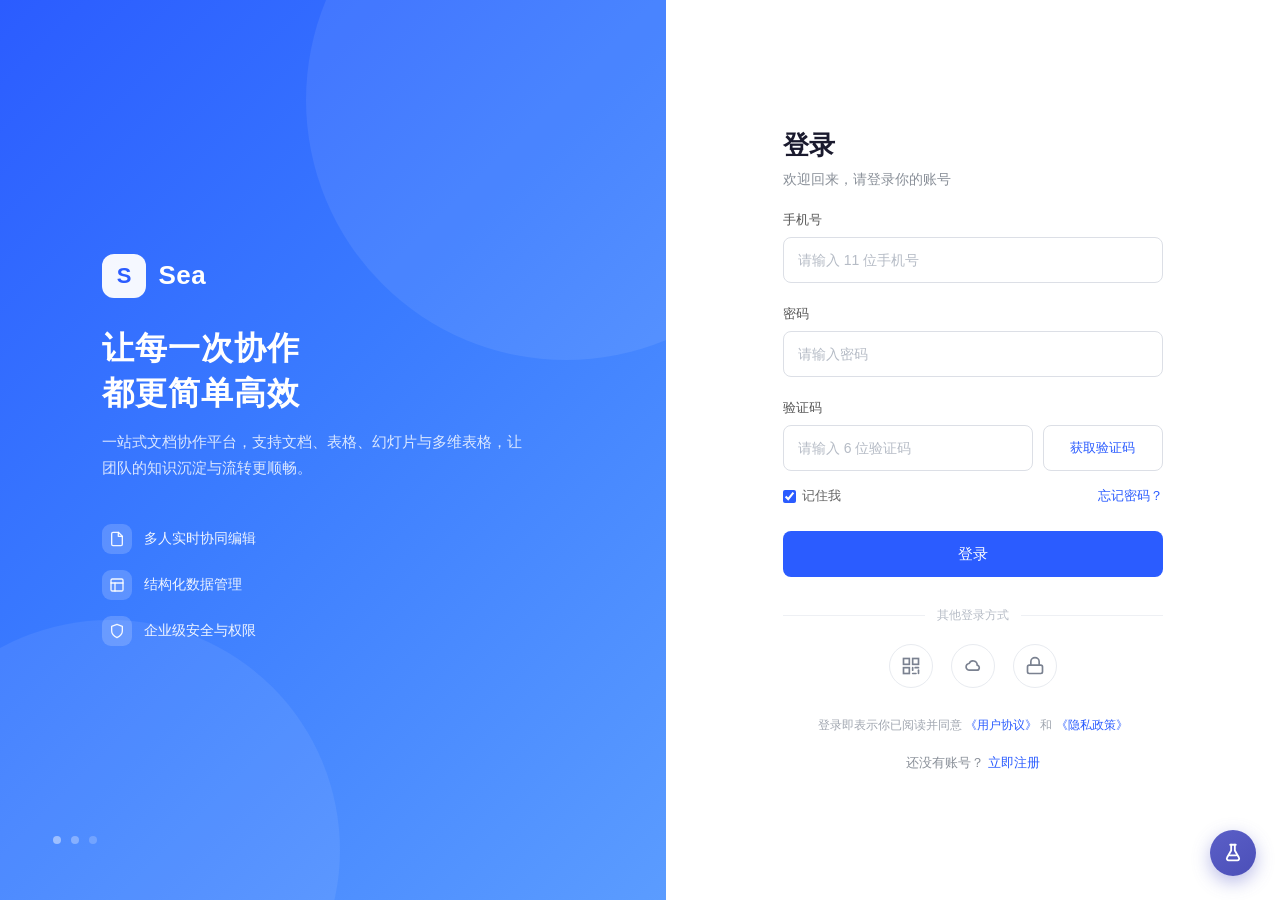
<file: index.html>
<!DOCTYPE html>
<html lang="zh-CN">
<head>
<meta charset="UTF-8">
<meta name="viewport" content="width=device-width, initial-scale=1.0">
<title>Sea - 在线云文档</title>
<style>
*{margin:0;padding:0;box-sizing:border-box}
body{font-family:-apple-system,BlinkMacSystemFont,'Segoe UI','PingFang SC','Hiragino Sans GB','Microsoft YaHei',sans-serif;background:#f5f6fa;color:#333;overflow:hidden;height:100vh}
.app-container{display:flex;height:100vh}
/* ===== 区域1 侧边栏 ===== */
.sidebar{width:260px;min-width:260px;background:#fff;border-right:1px solid #e8e8ef;display:flex;flex-direction:column;transition:all .3s ease;overflow:hidden;z-index:10}
.sidebar.collapsed{width:60px;min-width:60px}
.sidebar-header{display:flex;align-items:center;padding:16px 16px 12px;gap:10px}
.toggle-btn{width:32px;height:32px;display:flex;align-items:center;justify-content:center;cursor:pointer;border-radius:6px;border:none;background:transparent;color:#666;flex-shrink:0;transition:background .2s}
.toggle-btn:hover{background:#f0f0f5}
.logo-area{display:flex;align-items:center;gap:8px;overflow:hidden;white-space:nowrap}
.logo-icon{width:28px;height:28px;flex-shrink:0}
.logo-icon svg{width:28px;height:28px}
.product-name{font-size:17px;font-weight:600;color:#1a1a2e;transition:opacity .3s}
.sidebar.collapsed .product-name,.sidebar.collapsed .search-box,.sidebar.collapsed .nav-label,.sidebar.collapsed .section-title,.sidebar.collapsed .section-empty{opacity:0;pointer-events:none}
.search-box{margin:4px 12px 16px;position:relative;transition:opacity .3s}
.search-box input{width:100%;height:36px;border:1px solid #e0e0e8;border-radius:8px;padding:0 12px 0 36px;font-size:13px;background:#f7f7fb;outline:none;transition:all .2s;color:#333}
.search-box input:focus{border-color:#5b5fc7;background:#fff;box-shadow:0 0 0 2px rgba(91,95,199,.1)}
.search-box input::placeholder{color:#aaa}
.search-box .search-icon{position:absolute;left:10px;top:50%;transform:translateY(-50%);color:#aaa}
.nav-menu{padding:0 8px}
.nav-item{display:flex;align-items:center;gap:10px;padding:10px 12px;border-radius:8px;cursor:pointer;transition:all .2s;color:#555;font-size:14px;white-space:nowrap}
.nav-item:hover{background:#f0f0ff;color:#5b5fc7}
.nav-item.active{background:#ededff;color:#5b5fc7;font-weight:500}
.nav-item .nav-icon{width:20px;height:20px;display:flex;align-items:center;justify-content:center;flex-shrink:0}
.nav-label{transition:opacity .3s}
.sidebar-section{padding:16px 20px 8px}
.section-title{font-size:12px;color:#999;margin-bottom:6px;font-weight:500;cursor:pointer;transition:color .15s;user-select:none}
.section-title:hover{color:#5b5fc7}
.sidebar-section.scope-active .section-title{color:#5b5fc7;font-weight:600}
.section-empty{font-size:12px;color:#ccc;padding-left:4px}
.sidebar-divider{height:1px;background:#f0f0f5;margin:8px 16px}
/* ===== 区域2 主页 ===== */
.main-area{flex:1;display:flex;flex-direction:column;overflow:hidden;background:#f5f6fa}
.top-bar{display:flex;align-items:center;justify-content:space-between;padding:12px 24px;background:#fff;border-bottom:1px solid #e8e8ef;min-height:56px}
.page-title{font-size:18px;font-weight:600;color:#1a1a2e}
.top-actions{display:flex;align-items:center;gap:6px}
.top-action-btn{width:36px;height:36px;display:flex;align-items:center;justify-content:center;border-radius:8px;border:none;background:transparent;cursor:pointer;color:#666;transition:all .2s;position:relative}
.top-action-btn:hover{background:#f0f0f5;color:#5b5fc7}
.top-action-btn .badge{position:absolute;top:4px;right:4px;width:8px;height:8px;background:#ff4757;border-radius:50%;border:2px solid #fff}
.user-avatar{width:32px;height:32px;border-radius:50%;background:#1a1a2e;display:flex;align-items:center;justify-content:center;color:#fff;font-size:13px;font-weight:600;cursor:pointer;margin-left:4px}
.content-area{flex:1;padding:20px 24px;overflow-y:auto}
/* ===== 新建按钮（悬停灰底 F2F2F2 + 下方弹窗） ===== */
.create-btn-wrapper{margin-bottom:20px;position:relative;display:inline-block}
.create-btn{display:flex;align-items:center;gap:10px;padding:10px 20px;background:#fff;border:1px solid #e0e0e8;border-radius:10px;cursor:pointer;transition:all .2s;min-width:180px}
.create-btn-wrapper:hover .create-btn{background:#F2F2F2}
.create-btn:hover{border-color:#e0e0e8}
.create-btn .create-icon{width:36px;height:36px;background:linear-gradient(135deg,#5b5fc7,#7c6df0);border-radius:8px;display:flex;align-items:center;justify-content:center;color:#fff}
.create-btn .create-text{display:flex;flex-direction:column}
.create-btn .main-text{font-size:14px;font-weight:500;color:#333}
.create-btn .sub-text{font-size:11px;color:#999}
.create-btn .arrow{margin-left:auto;color:#999;transition:transform .2s}
.create-btn-wrapper.dd-open .arrow{transform:rotate(180deg)}
.create-dropdown{position:absolute;top:calc(100% + 4px);left:0;background:#fff;border:1px solid #e8e8ef;border-radius:0 0 10px 10px;box-shadow:0 8px 24px rgba(0,0,0,.1);min-width:200px;padding:6px;display:none;z-index:100}
.create-dropdown.show{display:block;animation:dropIn .2s ease}
@keyframes dropIn{from{opacity:0;transform:translateY(-8px)}to{opacity:1;transform:translateY(0)}}
.dropdown-item{display:flex;align-items:center;gap:10px;padding:10px 12px;border-radius:6px;cursor:pointer;font-size:13px;color:#444;transition:background .15s}
.dropdown-item:hover{background:#f0f0ff;color:#5b5fc7}
.dropdown-item .dd-icon{width:28px;height:28px;border-radius:6px;display:flex;align-items:center;justify-content:center;font-size:14px}
.dd-icon.doc{background:#e8e8ff;color:#5b5fc7}
/* ===== 新建文档模版弹窗 ===== */
.modal-overlay{position:fixed;inset:0;background:rgba(60,60,67,.55);z-index:400;display:none;align-items:center;justify-content:center}
.modal-overlay.show{display:flex}
.template-modal{width:min(1100px,92vw);height:min(640px,86vh);background:#fff;border-radius:10px;overflow:hidden;display:flex;flex-direction:column;box-shadow:0 20px 60px rgba(0,0,0,.25);animation:dropIn .2s ease}
.tm-header{display:flex;align-items:center;justify-content:space-between;background:#fff;padding:10px 16px;border-bottom:1px solid #e8e8ef}
.tm-left{display:flex;align-items:center;gap:8px;font-size:13px}
.tm-label{color:#888}
.tm-folder{color:#999;display:flex;align-items:center}
.tm-lib{color:#333;font-weight:500}
.tm-edit{color:#7b86f2;display:flex;align-items:center;cursor:pointer}
.tm-close{width:32px;height:32px;border:none;background:transparent;border-radius:6px;cursor:pointer;color:#333;display:flex;align-items:center;justify-content:center;transition:background .2s}
.tm-close:hover{background:#f0f0f5}
.tm-body{flex:1;background:#ebebeb;display:flex;align-items:center;justify-content:center}
.tm-card{width:150px;height:170px;background:#fff;display:flex;flex-direction:column;align-items:center;justify-content:center;gap:14px;cursor:pointer;transition:all .2s}
.tm-card:hover{box-shadow:0 8px 24px rgba(91,95,199,.25);transform:translateY(-2px)}
.tm-card .tm-plus{color:#7b86f2}
.tm-card .tm-card-text{font-size:14px;color:#333}
/* Tab + 工具栏 */
.toolbar-row{display:flex;align-items:center;justify-content:space-between;margin-bottom:16px}
.tabs{display:flex;align-items:center;gap:4px}
.tab-item{padding:8px 16px;font-size:14px;color:#888;cursor:pointer;border-radius:6px;transition:all .2s;font-weight:500;border:none;background:transparent}
.tab-item:hover{color:#5b5fc7;background:#f0f0ff}
.tab-item.active{color:#5b5fc7;background:#ededff}
.tab-add{width:28px;height:28px;display:flex;align-items:center;justify-content:center;border-radius:6px;cursor:pointer;color:#999;font-size:16px;border:none;background:transparent;transition:all .2s}
.tab-add:hover{background:#f0f0f5;color:#5b5fc7}
.toolbar-actions{display:flex;align-items:center;gap:4px}
.tool-btn{display:flex;align-items:center;gap:5px;padding:6px 12px;border-radius:6px;border:none;background:transparent;cursor:pointer;font-size:13px;color:#777;transition:all .2s}
.tool-btn:hover{background:#f0f0f5;color:#5b5fc7}
.view-toggle{display:flex;align-items:center;background:#f0f0f5;border-radius:6px;padding:2px;margin-left:4px}
.view-btn{width:30px;height:28px;display:flex;align-items:center;justify-content:center;border:none;background:transparent;border-radius:5px;cursor:pointer;color:#999;transition:all .2s}
.view-btn.active{background:#fff;color:#5b5fc7;box-shadow:0 1px 3px rgba(0,0,0,.08)}
/* 表格 */
.doc-table-wrapper{background:#fff;border-radius:12px;border:1px solid #e8e8ef;overflow:hidden}
.doc-table{width:100%;border-collapse:collapse}
.doc-table thead th{padding:12px 16px;text-align:left;font-size:12px;font-weight:500;color:#999;background:#fafafe;border-bottom:1px solid #f0f0f5;white-space:nowrap;user-select:none}
.doc-table thead th:first-child{width:40px;text-align:center}
.doc-table tbody tr{transition:background .15s;cursor:pointer}
.doc-table tbody tr:hover{background:#f8f8ff}
.doc-table tbody td{padding:12px 16px;font-size:13px;color:#555;border-bottom:1px solid #f5f5f8;white-space:nowrap}
.doc-table tbody tr:last-child td{border-bottom:none}
.doc-table tbody td:first-child{text-align:center}
.checkbox{width:16px;height:16px;border:1.5px solid #d0d0d8;border-radius:4px;cursor:pointer;display:inline-flex;align-items:center;justify-content:center;transition:all .2s;background:#fff;vertical-align:middle}
.checkbox:hover{border-color:#5b5fc7}
.checkbox.checked{background:#5b5fc7;border-color:#5b5fc7}
.checkbox.checked::after{content:'✓';color:#fff;font-size:10px;font-weight:bold}
.doc-name-cell{display:flex;align-items:center;gap:10px}
.doc-icon{width:28px;height:28px;border-radius:6px;display:flex;align-items:center;justify-content:center;font-size:13px;flex-shrink:0}
.doc-icon.type-doc{background:#e8e8ff;color:#5b5fc7}.doc-icon.type-sheet{background:#e0f7e9;color:#2ecc71}.doc-icon.type-slide{background:#fff3e0;color:#f39c12}
.doc-title{max-width:200px;overflow:hidden;text-overflow:ellipsis;white-space:nowrap;color:#333;font-weight:500;position:relative}
.doc-title .tooltip{display:none;position:absolute;bottom:calc(100% + 6px);left:0;background:#333;color:#fff;padding:4px 10px;border-radius:4px;font-size:12px;white-space:nowrap;z-index:50;font-weight:400}
.doc-title.truncated:hover .tooltip{display:block}
.row-action-btn{width:28px;height:28px;display:inline-flex;align-items:center;justify-content:center;border:none;background:transparent;border-radius:6px;cursor:pointer;color:#bbb;font-size:16px;transition:all .2s;opacity:0}
.doc-table tbody tr:hover .row-action-btn{opacity:1}
.row-action-btn:hover{background:#f0f0f5;color:#5b5fc7}
.row-dropdown{position:fixed;background:#fff;border:1px solid #e8e8ef;border-radius:10px;box-shadow:0 8px 24px rgba(0,0,0,.12);min-width:160px;padding:6px;z-index:200;display:none}
.row-dropdown.show{display:block;animation:dropIn .15s ease}
.row-dropdown .dropdown-item.danger{color:#ff4757}
.row-dropdown .dropdown-item.danger:hover{background:#fff0f0}
.empty-state{text-align:center;padding:60px 20px;color:#ccc}
.empty-state .empty-icon{font-size:48px;margin-bottom:12px}
.empty-state .empty-text{font-size:13px}
/* ===== 批量操作底栏（勾选文档后浮现） ===== */
.bulk-bar{position:fixed;left:50%;bottom:24px;transform:translateX(-50%) translateY(80px);display:flex;align-items:center;gap:12px;background:#fff;border:1px solid #e8e8ef;border-radius:12px;box-shadow:0 8px 24px rgba(0,0,0,.12);padding:10px 14px;z-index:200;opacity:0;pointer-events:none;transition:all .25s ease}
.bulk-bar.show{opacity:1;transform:translateX(-50%) translateY(0);pointer-events:auto}
.bulk-bar .bulk-count{font-size:13px;color:#555;font-weight:500;padding:0 4px}
.bulk-bar .bulk-count b{color:#5b5fc7;font-weight:600}
.bulk-bar .bulk-sep{width:1px;height:20px;background:#eee}
.bulk-bar button{height:32px;padding:0 14px;border-radius:6px;border:none;cursor:pointer;font-size:13px;transition:all .15s}
.bulk-bar .bulk-cancel{background:#f0f0f5;color:#555}
.bulk-bar .bulk-cancel:hover{background:#e5e5ea;color:#333}
.bulk-bar .bulk-del{background:#ff4757;color:#fff}
.bulk-bar .bulk-del:hover{background:#e63e4d}
/* ===== 二次确认弹窗 ===== */
.confirm-modal{position:fixed;inset:0;background:rgba(60,60,67,.55);z-index:500;display:none;align-items:center;justify-content:center}
.confirm-modal.show{display:flex;animation:dropIn .2s ease}
.confirm-card{background:#fff;border-radius:10px;padding:24px 28px;width:min(380px,90vw);box-shadow:0 20px 60px rgba(0,0,0,.25);animation:dropIn .2s ease}
.confirm-card .cm-title{font-size:15px;font-weight:600;color:#333;margin-bottom:8px}
.confirm-card .cm-msg{font-size:13px;color:#666;line-height:1.6;margin-bottom:20px}
.confirm-card .cm-actions{display:flex;justify-content:flex-end;gap:8px}
.confirm-card .cm-actions button{height:32px;padding:0 16px;border-radius:6px;border:none;cursor:pointer;font-size:13px;transition:all .15s}
.confirm-card .cm-cancel{background:#f0f0f5;color:#555}
.confirm-card .cm-cancel:hover{background:#e5e5ea}
.confirm-card .cm-ok{background:#ff4757;color:#fff}
.confirm-card .cm-ok:hover{background:#e63e4d}
/* 宫格视图 */
.grid-view{display:none;grid-template-columns:repeat(auto-fill,minmax(180px,1fr));gap:16px}
.grid-view.active{display:grid}
.grid-card{background:#fff;border:1px solid #e8e8ef;border-radius:12px;padding:20px 16px;cursor:pointer;transition:all .2s;text-align:center;position:relative}
.grid-card:hover{border-color:#5b5fc7;box-shadow:0 4px 12px rgba(91,95,199,.1);transform:translateY(-2px)}
.grid-card .card-icon{width:48px;height:48px;border-radius:12px;display:flex;align-items:center;justify-content:center;font-size:22px;margin:0 auto 12px}
.grid-card .card-title{font-size:13px;font-weight:500;color:#333;overflow:hidden;text-overflow:ellipsis;white-space:nowrap}
.grid-card .card-meta{font-size:11px;color:#aaa;margin-top:6px}
.grid-card .card-action{position:absolute;top:8px;right:8px;width:24px;height:24px;border-radius:4px;border:none;background:transparent;cursor:pointer;color:#ccc;font-size:14px;display:flex;align-items:center;justify-content:center;opacity:0;transition:all .2s}
.grid-card:hover .card-action{opacity:1}
.grid-card .card-action:hover{background:#f0f0f5;color:#5b5fc7}
/* 筛选/显示设置下拉 */
.filter-dropdown,.display-dropdown{position:absolute;top:calc(100% + 4px);right:0;background:#fff;border:1px solid #e8e8ef;border-radius:10px;box-shadow:0 8px 24px rgba(0,0,0,.1);min-width:170px;padding:6px;z-index:100;display:none}
.filter-dropdown.show,.display-dropdown.show{display:block;animation:dropIn .2s ease}
.filter-item{display:flex;align-items:center;gap:8px;padding:8px 12px;border-radius:6px;cursor:pointer;font-size:13px;color:#555;transition:background .15s}
.filter-item:hover{background:#f0f0ff}
.filter-item.active{color:#5b5fc7;font-weight:500}
.filter-item .check-mark{width:16px;font-size:12px;color:#5b5fc7}
.display-item{display:flex;align-items:center;justify-content:space-between;padding:8px 12px;border-radius:6px;font-size:13px;color:#555}
.toggle-switch{width:36px;height:20px;background:#ddd;border-radius:10px;position:relative;cursor:pointer;transition:background .2s}
.toggle-switch.on{background:#5b5fc7}
.toggle-switch::after{content:'';width:16px;height:16px;background:#fff;border-radius:50%;position:absolute;top:2px;left:2px;transition:transform .2s;box-shadow:0 1px 3px rgba(0,0,0,.15)}
.toggle-switch.on::after{transform:translateX(16px)}
/* 通知面板 */
.notification-panel{position:fixed;top:56px;right:24px;width:320px;background:#fff;border:1px solid #e8e8ef;border-radius:12px;box-shadow:0 12px 32px rgba(0,0,0,.12);z-index:300;display:none;overflow:hidden}
.notification-panel.show{display:block;animation:dropIn .2s ease}
.notif-header{padding:14px 16px;font-size:14px;font-weight:600;color:#333;border-bottom:1px solid #f0f0f5}
.notif-item{padding:12px 16px;border-bottom:1px solid #f8f8fa;cursor:pointer;transition:background .15s}
.notif-item:hover{background:#f8f8ff}
.notif-item .notif-text{font-size:13px;color:#555;line-height:1.5}
.notif-item .notif-time{font-size:11px;color:#bbb;margin-top:4px}
.notif-item .unread-dot{width:6px;height:6px;background:#5b5fc7;border-radius:50%;display:inline-block;margin-right:6px}
/* Toast / 遮罩 */
.toast{position:fixed;top:20px;left:50%;transform:translateX(-50%) translateY(-100px);background:#333;color:#fff;padding:10px 24px;border-radius:8px;font-size:13px;z-index:999;transition:transform .3s ease;box-shadow:0 4px 12px rgba(0,0,0,.2)}
.toast.show{transform:translateX(-50%) translateY(0)}
.overlay{position:fixed;inset:0;z-index:50;display:none}
.overlay.show{display:block}
::-webkit-scrollbar{width:6px}::-webkit-scrollbar-track{background:transparent}::-webkit-scrollbar-thumb{background:#ddd;border-radius:3px}::-webkit-scrollbar-thumb:hover{background:#ccc}

/* ===== 最近浏览信息密集列表（列表项标签样式仍被高级搜索复用，故保留 .ri-tag） ===== */
.recent-item{display:flex;align-items:flex-start;gap:14px;padding:16px 20px;cursor:pointer;transition:background .15s;border-bottom:1px solid #f5f5f8}
.recent-item:last-child{border-bottom:none}
.recent-item:hover{background:#f8f8ff}
.recent-item .ri-icon{width:34px;height:34px;border-radius:8px;display:flex;align-items:center;justify-content:center;flex-shrink:0;font-size:16px}
.recent-item .ri-main{flex:1;min-width:0}
.recent-item .ri-title-row{display:flex;align-items:center;gap:8px}
.recent-item .ri-title{font-size:15px;font-weight:600;color:#1a1a2e;overflow:hidden;text-overflow:ellipsis;white-space:nowrap}
.recent-item .ri-tag{font-size:11px;font-weight:500;padding:1px 7px;border-radius:4px;border:1px solid;flex-shrink:0;white-space:nowrap}
.ri-tag.external{color:#8c5cff;border-color:#c9b6ff;background:#f5f0ff}
.ri-tag.template{color:#0a9c5c;border-color:#a6e4c5;background:#ecfaf2}
.recent-item .ri-meta{margin-top:5px;display:flex;flex-wrap:wrap;align-items:center;gap:6px 14px}
.recent-item .ri-meta-line{font-size:12px;color:#9aa0aa;display:flex;align-items:center;gap:4px}
.recent-item .ri-meta-line .m-ic{display:inline-flex;align-items:center;color:#b6bcc6}
.recent-item .ri-meta-line .m-ic svg{width:12px;height:12px}

/* ===== 高级搜索遮罩 ===== */
.adv-search-overlay{position:fixed;inset:0;z-index:600;display:none;flex-direction:column;background:#fff}
.adv-search-overlay.show{display:flex}
.aso-top{flex-shrink:0;background:#fff;border-bottom:1px solid #e8e8ef;padding:16px 24px 0}
.aso-search-row{display:flex;align-items:center;gap:12px;padding-bottom:14px}
.aso-search-box{flex:1;display:flex;align-items:center;gap:10px;height:44px;border:1px solid #e0e0e8;border-radius:10px;padding:0 14px;background:#fff;transition:border-color .15s,box-shadow .15s}
.aso-search-box:focus-within{border-color:#5b5fc7;box-shadow:0 0 0 2px rgba(91,95,199,.12)}
.aso-search-box .s-icon{color:#9aa0aa;display:flex;flex-shrink:0}
.aso-search-box input{flex:1;border:none;outline:none;font-size:14px;color:#333;background:transparent}
.aso-search-box input::placeholder{color:#aaa}
.aso-close{width:36px;height:36px;border:none;background:transparent;border-radius:8px;cursor:pointer;color:#555;display:flex;align-items:center;justify-content:center;flex-shrink:0}
.aso-close:hover{background:#f0f0f5}
.aso-tabs{display:flex;align-items:center;gap:4px}
.aso-tab{position:relative;padding:11px 14px;font-size:14px;color:#666;cursor:pointer;border:none;background:transparent;font-weight:500}
.aso-tab:hover{color:#5b5fc7}
.aso-tab.active{color:#5b5fc7}
.aso-tab.active::after{content:'';position:absolute;left:14px;right:14px;bottom:0;height:3px;background:#5b5fc7;border-radius:3px 3px 0 0}
.aso-body{flex:1;display:flex;min-height:0}
.aso-left{flex:1;min-width:0;overflow-y:auto;padding:20px 24px;border-right:1px solid #e8e8ef}
.aso-sort{display:flex;align-items:center;gap:8px;margin-bottom:16px}
.aso-sort-btn{padding:6px 14px;border:none;border-radius:6px;background:transparent;font-size:13px;color:#666;cursor:pointer;font-weight:500}
.aso-sort-btn.active{background:#eef0fb;color:#5b5fc7}
.aso-clear-btn{padding:4px 8px;border:none;background:transparent;font-size:12px;color:#5b5fc7;cursor:pointer;border-radius:4px}
.aso-clear-btn:hover{background:#f0f0ff}
.aso-item{display:flex;align-items:flex-start;gap:12px;padding:13px 8px;border-bottom:1px solid #f2f2f6;cursor:pointer;transition:background .12s}
.aso-item:hover{background:#f8f8ff}
.aso-item .ai-icon{width:30px;height:30px;border-radius:7px;display:flex;align-items:center;justify-content:center;font-size:14px;flex-shrink:0}
.aso-item .ai-title-row{display:flex;align-items:center;gap:7px}
.aso-item .ai-title{font-size:14px;font-weight:600;color:#1a1a2e;overflow:hidden;text-overflow:ellipsis;white-space:nowrap}
.aso-item .ai-meta{margin-top:4px;font-size:12px;color:#9aa0aa;line-height:1.5}
.aso-empty{padding:60px 20px;text-align:center;color:#bbb;font-size:13px}
.aso-right{width:288px;flex-shrink:0;overflow-y:auto;padding:20px;background:#fff}
.aso-right h4{font-size:12px;font-weight:600;color:#999;margin:0 0 10px}
.aso-filter-block{margin-bottom:22px}
.aso-filter-block .afb-row{display:flex;align-items:center;gap:8px;margin-bottom:8px;font-size:13px;color:#444}
.aso-filter-block .afb-row .avatar{width:22px;height:22px;border-radius:50%;background:#5b5fc7;color:#fff;font-size:11px;display:flex;align-items:center;justify-content:center;flex-shrink:0}
.aso-input{width:100%;height:34px;border:1px solid #e0e0e8;border-radius:8px;padding:0 10px;font-size:13px;color:#333;outline:none;background:#fff}
.aso-input::placeholder{color:#bbb}
.aso-input:focus{border-color:#5b5fc7}
.aso-radio{display:flex;align-items:center;gap:8px;padding:5px 0;font-size:13px;color:#555;cursor:pointer}
.aso-radio input{accent-color:#5b5fc7;width:15px;height:15px;cursor:pointer}
.aso-check{width:15px;height:15px;border:1.5px solid #d0d0d8;border-radius:4px;flex-shrink:0;display:flex;align-items:center;justify-content:center;cursor:pointer;background:#fff;transition:all .15s}
.aso-check.checked{background:#5b5fc7;border-color:#5b5fc7}
.aso-check.checked::after{content:'✓';color:#fff;font-size:10px;font-weight:bold}

/* ===== 状态 A：搜索下拉面板（Popover） ===== */
.search-popover{position:fixed;top:58px;right:120px;width:420px;max-height:80vh;display:none;flex-direction:column;background:#fff;border:1px solid #e8e8ef;border-radius:12px;box-shadow:0 12px 40px rgba(0,0,0,.14);z-index:650;overflow:hidden;animation:dropIn .15s ease}
.search-popover.show{display:flex}
@keyframes dropIn{from{opacity:0;transform:translateY(-6px)}to{opacity:1;transform:translateY(0)}}
.sp-top{padding:12px;border-bottom:1px solid #f1f1f5}
.sp-search{display:flex;align-items:center;gap:8px;height:38px;border:1px solid #e0e0e8;border-radius:9px;padding:0 10px;background:#fff}
.sp-search:focus-within{border-color:#5b5fc7;box-shadow:0 0 0 2px rgba(91,95,199,.12)}
.sp-search .sp-icon{color:#9aa0aa;display:flex;flex-shrink:0}
.sp-search input{flex:1;border:none;outline:none;font-size:14px;color:#333;background:transparent;min-width:0}
.sp-search input::placeholder{color:#aaa}
.sp-chip{display:inline-flex;align-items:center;gap:4px;padding:3px 8px;border-radius:6px;background:#fff7e6;border:1px solid #ffe0a3;font-size:12px;color:#b47b00;white-space:nowrap;flex-shrink:0}
.sp-chip .sp-star{color:#f5a623;display:flex}
.sp-chip .sp-x{color:#c9a45a;cursor:pointer;display:flex;align-items:center}
.sp-chip .sp-x:hover{color:#b47b00}
.sp-menu-btn{width:26px;height:26px;border:none;background:transparent;border-radius:6px;cursor:pointer;color:#9aa0aa;display:flex;align-items:center;justify-content:center;flex-shrink:0}
.sp-menu-btn:hover{background:#f0f0f5}
.sp-adv-entry{display:flex;align-items:center;gap:10px;margin:10px 12px 4px;padding:10px 12px;border-radius:8px;cursor:pointer;font-size:13px;color:#444;transition:background .15s}
.sp-adv-entry:hover{background:#f5f5ff;color:#5b5fc7}
.sp-adv-entry .sp-adv-ic{width:22px;height:22px;border-radius:50%;background:#5b5fc7;color:#fff;display:flex;align-items:center;justify-content:center;flex-shrink:0}
.sp-adv-entry .sp-adv-ic svg{width:12px;height:12px}
.sp-adv-entry .sp-kbd{margin-left:auto;font-size:11px;color:#bbb;white-space:nowrap}
.sp-section-title{padding:4px 12px 6px;font-size:12px;font-weight:600;color:#999}
.sp-list{flex:1;overflow-y:auto;padding:0 6px 6px}
.sp-item{display:flex;align-items:flex-start;gap:10px;padding:9px 10px;border-radius:8px;cursor:pointer;transition:background .12s}
.sp-item:hover{background:#f7f7fd}
.sp-item .sp-i-ic{width:26px;height:26px;border-radius:6px;display:flex;align-items:center;justify-content:center;flex-shrink:0}
.sp-item .sp-i-title{font-size:13px;font-weight:500;color:#1a1a2e;overflow:hidden;text-overflow:ellipsis;white-space:nowrap}
.sp-item .sp-i-meta{margin-top:2px;font-size:11px;color:#9aa0aa;overflow:hidden;text-overflow:ellipsis;white-space:nowrap}
.sp-foot{display:flex;align-items:center;gap:6px;padding:10px 14px;border-top:1px solid #f0f0f5;font-size:11px;color:#9aa0aa}
.sp-foot svg{width:12px;height:12px;color:#b6bcc6}
.sp-foot .sp-kbd{margin-left:auto;color:#9aa0aa}

/* ===== 侧边栏底部工具栏（垃圾桶·回收站入口） ===== */
.sidebar-footer{margin-top:auto;padding:8px 12px 12px;border-top:1px solid #e8e8ef}
.sidebar-footer .sf-btn{width:36px;height:36px;display:flex;align-items:center;justify-content:center;border:none;background:transparent;border-radius:8px;cursor:pointer;color:#666;transition:all .15s;position:relative}
.sidebar-footer .sf-btn:hover{background:#f0f0f5;color:#ff4757}
.sidebar-footer .sf-btn.active{background:#ededff;color:#5b5fc7}

/* ===== 回收站页面 ===== */
.trash-page{display:none;flex-direction:column;height:100%}
.trash-page.show{display:flex}
.trash-list-wrap{flex:1;overflow-y:auto}
.trash-table{width:100%;border-collapse:collapse}
.trash-table th{font-size:12px;color:#999;font-weight:500;text-align:left;padding:8px 12px;border-bottom:1px solid #e8e8ef;white-space:nowrap}
.trash-table td{padding:12px;border-bottom:1px solid #f2f2f6;font-size:13px;color:#444}
.trash-table tr.trash-row{cursor:pointer;transition:background .12s}
.trash-table tr.trash-row:hover{background:#f7f7fd}
.trash-table tr.trash-row.selected{background:#eef0fb}
.trash-table tr.trash-row.selected td{color:#333}
.trash-table .t-name-cell{display:flex;align-items:center;gap:10px}
.trash-table .t-name-cell .t-icon{width:28px;height:28px;border-radius:7px;display:flex;align-items:center;justify-content:center;flex-shrink:0}
.trash-table .t-name{font-weight:500;color:#1a1a2e;overflow:hidden;text-overflow:ellipsis;white-space:nowrap;max-width:280px}
.trash-table .t-remain{color:#9aa0aa}
.trash-table .t-op{width:40px;text-align:center}
.trash-table .t-op-btn{width:28px;height:28px;border:none;background:transparent;border-radius:6px;cursor:pointer;color:#888;font-size:16px;line-height:1}
.trash-table .t-op-btn:hover{background:#f0f0f5}
/* 回收站底部操作栏 */
.trash-bar{display:none;align-items:center;gap:12px;margin-top:12px;padding:10px 14px;border:1px solid #e8e8ef;border-radius:12px;background:#fff;box-shadow:0 -2px 12px rgba(0,0,0,.04)}
.trash-bar.show{display:flex}
.trash-bar .tb-all{display:flex;align-items:center;gap:8px;cursor:pointer;font-size:13px;color:#555;user-select:none}
.trash-bar .tb-count{font-size:13px;color:#888}
.trash-bar .tb-spacer{flex:1}
.trash-bar .btn-restore{height:32px;padding:0 16px;border:none;border-radius:6px;background:#5b5fc7;color:#fff;font-size:13px;cursor:pointer}
.trash-bar .btn-restore:hover{background:#4b4fb8}
.trash-bar .btn-purge{height:32px;padding:0 16px;border:1px solid #ff4757;border-radius:6px;background:#fff;color:#ff4757;font-size:13px;cursor:pointer}
.trash-bar .btn-purge:hover{background:#fff0f0}

/* 回收站空状态 */
.trash-empty{position:absolute;inset:0;display:flex;flex-direction:column;align-items:center;justify-content:center;gap:20px;pointer-events:none}
.trash-empty .te-illustration{width:150px;height:120px;position:relative}
.trash-empty .te-text{font-size:14px;color:#8f959e}

/* ===== 删除弹窗（两选项） ===== */
.del-modal{position:fixed;inset:0;background:rgba(60,60,67,.55);z-index:500;display:none;align-items:center;justify-content:center}
.del-modal.show{display:flex;animation:dropIn .2s ease}
.del-modal .dm-card{width:400px;background:#fff;border-radius:14px;padding:24px;box-shadow:0 20px 60px rgba(0,0,0,.2)}
.del-modal .dm-title{font-size:16px;font-weight:600;color:#1a1a2e}
.del-modal .dm-desc{font-size:13px;color:#888;margin-top:10px;line-height:1.6}
.del-modal .dm-actions{display:flex;gap:10px;margin-top:22px;justify-content:flex-end}
.del-modal .dm-actions button{height:36px;padding:0 18px;border-radius:8px;font-size:13px;cursor:pointer;border:1px solid #e0e0e8;background:#fff;color:#555}
.del-modal .dm-actions button:hover{background:#f5f5f8}
.del-modal .dm-actions .dm-del{background:#ff4757;border-color:#ff4757;color:#fff}
.del-modal .dm-actions .dm-del:hover{background:#e63e4d}

/* ===== 用户头像下拉菜单 ===== */
.avatar-menu{position:fixed;z-index:520;min-width:200px;background:#fff;border:1px solid #e8e8ef;border-radius:10px;box-shadow:0 8px 24px rgba(0,0,0,.14);padding:6px;display:none;overflow:visible}
.avatar-menu.show{display:block;animation:dropIn .15s ease}
.avatar-menu .am-item{display:flex;align-items:center;gap:10px;padding:9px 12px;border-radius:7px;cursor:pointer;font-size:14px;color:#444;position:relative;transition:background .12s}
.avatar-menu .am-item:hover{background:#f5f5f8}
.avatar-menu .am-item .am-ic{width:18px;height:18px;display:flex;align-items:center;justify-content:center;color:#7a8190;flex-shrink:0}
.avatar-menu .am-item .am-ic svg{width:17px;height:17px}
.avatar-menu .am-item .am-arrow{margin-left:auto;color:#b6bcc6;display:flex;align-items:center}
.avatar-menu .am-item .am-arrow svg{width:14px;height:14px}
.avatar-menu .am-item.am-danger{color:#ff4757}
.avatar-menu .am-item.am-danger .am-ic{color:#ff4757}
.avatar-menu .am-divider{height:1px;background:#f0f0f5;margin:4px 6px}
/* 二级子菜单（从一级菜单左侧弹出，避免超出屏幕） */
.avatar-menu .am-submenu{position:absolute;right:100%;top:-6px;min-width:180px;background:#fff;border:1px solid #e8e8ef;border-radius:10px;box-shadow:0 8px 24px rgba(0,0,0,.14);padding:6px;display:none;margin-right:4px}
.avatar-menu .am-item.has-sub:hover .am-submenu,
.avatar-menu .am-item.has-sub.open-sub .am-submenu{display:block}

/* ===== 文件管理（管理后台） ===== */
.file-mgr-page{display:none;flex-direction:column;height:100%;min-width:0}
.file-mgr-page.show{display:flex}
.fm-toolbar{display:flex;align-items:center;gap:10px;flex-wrap:wrap;margin-bottom:14px}
.fm-select{height:34px;padding:0 28px 0 10px;border:1px solid #e0e0e8;border-radius:8px;font-size:13px;color:#333;background:#fff;cursor:pointer;outline:none;box-sizing:border-box}
.fm-select:focus{border-color:#5b5fc7}
.fm-input{height:34px;padding:0 10px;border:1px solid #e0e0e8;border-radius:8px;font-size:13px;color:#333;background:#fff;outline:none;box-sizing:border-box}
.fm-input:focus{border-color:#5b5fc7}
.fm-search{position:relative;flex:1;min-width:200px;max-width:440px;display:flex;align-items:center;gap:8px}
.fm-search .fm-search-box{position:relative;flex:1;min-width:0}
.fm-search .fm-search-box input{width:100%;height:34px;border:1px solid #e0e0e8;border-radius:8px;padding:0 10px 0 32px;font-size:13px;color:#333;outline:none;background:#fff;box-sizing:border-box}
.fm-search .fm-search-box input:focus{border-color:#5b5fc7}
.fm-search .fm-search-ic{position:absolute;left:10px;top:50%;transform:translateY(-50%);color:#9aa0aa;display:flex}
.fm-search .fm-search-ic svg{width:14px;height:14px}
.fm-search-mode{font-size:11px;color:#5b5fc7;background:#eef0fb;padding:3px 9px;border-radius:4px;cursor:pointer;white-space:nowrap;flex-shrink:0;user-select:none}
.fm-btn{height:34px;padding:0 14px;border:1px solid #e0e0e8;border-radius:8px;background:#fff;color:#555;font-size:13px;cursor:pointer;white-space:nowrap;transition:all .15s}
.fm-btn:hover{background:#f5f5f8}
.fm-btn.primary{background:#5b5fc7;border-color:#5b5fc7;color:#fff}
.fm-btn.primary:hover{background:#4b4fb8}
.fm-btn.danger{color:#ff4757;border-color:#ffe0e3}
.fm-btn.danger:hover{background:#fff0f0}
.fm-btn:disabled{opacity:.45;cursor:not-allowed;pointer-events:none}
/* 表格 */
.fm-table-wrap{flex:1;overflow-y:auto;border:1px solid #e8e8ef;border-radius:10px;background:#fff}
.fm-table{width:100%;border-collapse:collapse}
.fm-table th{position:sticky;top:0;background:#fafafe;font-size:12px;color:#999;font-weight:500;text-align:left;padding:10px 12px;border-bottom:1px solid #e8e8ef;white-space:nowrap;z-index:1}
.fm-table td{padding:11px 12px;border-bottom:1px solid #f2f2f6;font-size:13px;color:#444}
.fm-table tbody tr{cursor:pointer;transition:background .12s}
.fm-table tbody tr:hover{background:#f8f8ff}
.fm-table tbody tr.selected{background:#eef0fb}
.fm-table .fm-sort{cursor:pointer;user-select:none}
.fm-table .fm-sort:hover{color:#5b5fc7}
.fm-name-cell{display:flex;align-items:center;gap:9px}
.fm-name-cell .fm-ic{width:26px;height:26px;border-radius:6px;display:flex;align-items:center;justify-content:center;font-size:13px;flex-shrink:0}
.fm-name{font-weight:500;color:#1a1a2e}
.fm-id{font-size:11px;color:#b6bcc6;margin-left:2px}
.fm-status-badge{display:inline-block;padding:2px 9px;border-radius:4px;font-size:12px;font-weight:500}
.fm-status-badge.normal{background:#e8f7ef;color:#16a34a}
.fm-status-badge.trash{background:#fff4e6;color:#d97706}
.fm-status-badge.deleted{background:#ffe4e6;color:#e11d48}
.fm-status-badge.destroyed{background:#eef0f4;color:#8a9099}
.fm-op-btn{width:28px;height:28px;border:none;background:transparent;border-radius:6px;cursor:pointer;color:#888;font-size:16px;line-height:1}
.fm-op-btn:hover{background:#f0f0f5}
/* 状态反馈区 */
.fm-feedback{display:flex;align-items:center;gap:10px;margin-top:12px;padding:9px 14px;border:1px solid #e8e8ef;border-radius:8px;font-size:12px;color:#888;background:#fafafe}
.fm-feedback b{color:#5b5fc7;font-weight:600}
/* 空状态 */
.fm-empty{padding:60px 20px;text-align:center;color:#bbb;font-size:13px}
.fm-empty .fm-empty-ic{font-size:36px;margin-bottom:10px}
/* 行内菜单 */
.fm-row-menu{position:fixed;background:#fff;border:1px solid #e8e8ef;border-radius:8px;box-shadow:0 8px 20px rgba(0,0,0,.12);padding:5px;z-index:300;display:none;min-width:130px}
.fm-row-menu.show{display:block}
.fm-row-menu .fm-menu-item{padding:8px 12px;border-radius:6px;font-size:13px;color:#444;cursor:pointer;white-space:nowrap}
.fm-row-menu .fm-menu-item:hover{background:#f5f5f8}
.fm-row-menu .fm-menu-item.danger{color:#ff4757}
.fm-row-menu .fm-menu-item.danger:hover{background:#fff0f0}
.fm-row-menu .fm-menu-item[disabled]{color:#c0c4cc;cursor:not-allowed;pointer-events:none;background:transparent}
/* 弹窗 */
.fm-modal{position:fixed;inset:0;background:rgba(60,60,67,.55);z-index:520;display:none;align-items:center;justify-content:center}
.fm-modal.show{display:flex;animation:dropIn .2s ease}
.fm-modal .fm-modal-card{width:440px;background:#fff;border-radius:14px;padding:24px;box-shadow:0 20px 60px rgba(0,0,0,.22)}
.fm-modal .fm-modal-title{font-size:16px;font-weight:600;color:#1a1a2e}
.fm-modal .fm-modal-desc{font-size:13px;color:#888;margin-top:8px;line-height:1.6}
.fm-modal .fm-modal-body{margin-top:16px}
.fm-modal .fm-modal-actions{display:flex;gap:10px;margin-top:22px;justify-content:flex-end}
.fm-modal .fm-modal-actions button{height:36px;padding:0 18px;border-radius:8px;font-size:13px;cursor:pointer;border:1px solid #e0e0e8;background:#fff;color:#555}
.fm-modal .fm-modal-actions button:hover{background:#f5f5f8}
.fm-modal .fm-modal-actions .fm-danger{background:#ff4757;border-color:#ff4757;color:#fff}
.fm-modal .fm-modal-actions .fm-danger:hover{background:#e63e4d}
.fm-modal .fm-modal-actions .fm-primary{background:#5b5fc7;border-color:#5b5fc7;color:#fff}
.fm-modal .fm-modal-actions .fm-primary:hover{background:#4b4fb8}
.fm-confirm-check{display:flex;align-items:flex-start;gap:8px;margin-top:14px;font-size:13px;color:#555}
.fm-confirm-check input{margin-top:2px;accent-color:#ff4757}

/* ===== 登录页 ===== */
.login-page{position:fixed;inset:0;z-index:1000;display:flex;background:#fff}
.login-page.hide{display:none}
/* 左侧品牌区 */
.lg-left{flex:1 1 52%;position:relative;overflow:hidden;background:linear-gradient(135deg,#2b5cff 0%,#3a7bff 45%,#5b9cff 100%);display:flex;flex-direction:column;justify-content:center;padding:0 8%}
.lg-left::before{content:"";position:absolute;right:-160px;top:-160px;width:520px;height:520px;border-radius:50%;background:rgba(255,255,255,.08)}
.lg-left::after{content:"";position:absolute;left:-120px;bottom:-180px;width:460px;height:460px;border-radius:50%;background:rgba(255,255,255,.07)}
.lg-brand{position:relative;z-index:1;color:#fff}
.lg-brand-logo{display:flex;align-items:center;gap:12px;font-size:26px;font-weight:700;letter-spacing:.5px}
.lg-brand-logo .lg-logo-mark{width:44px;height:44px;border-radius:12px;background:rgba(255,255,255,.95);display:flex;align-items:center;justify-content:center;color:#2b5cff;font-weight:800;font-size:22px}
.lg-slogan{margin-top:28px;font-size:32px;font-weight:700;line-height:1.4;letter-spacing:1px}
.lg-sub{margin-top:14px;font-size:15px;color:rgba(255,255,255,.82);line-height:1.7;max-width:420px}
.lg-features{margin-top:44px;display:flex;flex-direction:column;gap:16px}
.lg-feature{display:flex;align-items:center;gap:12px;font-size:14px;color:rgba(255,255,255,.92)}
.lg-feature .lg-fic{width:30px;height:30px;border-radius:9px;background:rgba(255,255,255,.18);display:flex;align-items:center;justify-content:center;flex-shrink:0}
.lg-feature .lg-fic svg{width:16px;height:16px}
.lg-deco{position:absolute;left:8%;bottom:56px;display:flex;gap:10px;z-index:1}
.lg-deco span{width:8px;height:8px;border-radius:50%;background:rgba(255,255,255,.45)}
.lg-deco span:nth-child(2){opacity:.7}.lg-deco span:nth-child(3){opacity:.45}

/* 右侧表单区 */
.lg-right{flex:1 1 48%;display:flex;align-items:center;justify-content:center;padding:0 6%;background:#fff}
.lg-card{width:100%;max-width:380px}
.lg-card-title{font-size:26px;font-weight:600;color:#1a1a2e}
.lg-card-sub{margin-top:8px;font-size:14px;color:#8a9099}
.lg-field{margin-top:22px;position:relative}
.lg-field label{display:block;font-size:13px;color:#555;margin-bottom:8px}
.lg-field input{width:100%;height:46px;border:1px solid #dcdfe6;border-radius:8px;padding:0 14px;font-size:14px;color:#1a1a2e;outline:none;background:#fff;box-sizing:border-box;transition:border-color .15s,box-shadow .15s}
.lg-field input:focus{border-color:#2b5cff;box-shadow:0 0 0 3px rgba(43,92,255,.12)}
.lg-field input::placeholder{color:#b6bcc6}
.lg-field .lg-code-row{display:flex;gap:10px}
.lg-field .lg-code-row input{flex:1}
.lg-field .lg-code-btn{width:120px;height:46px;border:1px solid #dcdfe6;border-radius:8px;background:#fff;color:#2b5cff;font-size:13px;cursor:pointer;flex-shrink:0;transition:all .15s}
.lg-field .lg-code-btn:hover{background:#f2f6ff;border-color:#2b5cff}
.lg-field .lg-code-btn:disabled{color:#b6bcc6;border-color:#dcdfe6;cursor:not-allowed;background:#fafafa}
.lg-row-between{display:flex;align-items:center;justify-content:space-between;margin-top:16px;font-size:13px}
.lg-row-between label{display:flex;align-items:center;gap:6px;color:#666;cursor:pointer}
.lg-row-between label input{accent-color:#2b5cff}
.lg-row-between a{color:#2b5cff;cursor:pointer;text-decoration:none}
.lg-row-between a:hover{text-decoration:underline}
.lg-submit{width:100%;height:46px;margin-top:26px;border:none;border-radius:8px;background:#2b5cff;color:#fff;font-size:15px;font-weight:500;cursor:pointer;transition:all .15s}
.lg-submit:hover{background:#1f4de0}
.lg-submit:active{background:#1a42c4}
.lg-divider{display:flex;align-items:center;gap:12px;margin-top:30px;color:#b6bcc6;font-size:12px}
.lg-divider::before,.lg-divider::after{content:"";flex:1;height:1px;background:#eef0f4}
.lg-thirds{display:flex;justify-content:center;gap:18px;margin-top:20px}
.lg-third{width:44px;height:44px;border-radius:50%;border:1px solid #e8ebf0;display:flex;align-items:center;justify-content:center;cursor:pointer;color:#7a8190;transition:all .15s;background:#fff}
.lg-third:hover{border-color:#2b5cff;color:#2b5cff;background:#f7faff}
.lg-third svg{width:20px;height:20px}
.lg-agreement{margin-top:28px;font-size:12px;color:#a0a6b0;line-height:1.6;text-align:center}
.lg-agreement a{color:#2b5cff;cursor:pointer;text-decoration:none}
.lg-agreement a:hover{text-decoration:underline}
.lg-switch{margin-top:18px;text-align:center;font-size:13px;color:#8a9099}
.lg-switch a{color:#2b5cff;cursor:pointer;text-decoration:none;margin-left:4px}
.lg-switch a:hover{text-decoration:underline}
@media (max-width:900px){.lg-left{display:none}.lg-right{flex:1 1 100%}}
/* 注册页补充 */
.lg-agree-row{display:flex;align-items:flex-start;gap:8px;margin-top:18px;font-size:12px;color:#666;line-height:1.6;cursor:pointer}
.lg-agree-row input{margin-top:2px;accent-color:#2b5cff;flex-shrink:0}
.lg-agree-row a{color:#2b5cff;text-decoration:none;cursor:pointer}
.lg-agree-row a:hover{text-decoration:underline}
.lg-strength{margin-top:8px;display:flex;gap:6px}
.lg-strength i{flex:1;height:5px;border-radius:3px;background:#eef0f4;transition:background .2s}
.lg-strength i.on1{background:#ff9a3c}.lg-strength i.on2{background:#ffc53d}.lg-strength i.on3{background:#22c55e}
.lg-strength-text{margin-top:6px;font-size:12px;color:#a0a6b0}
.lg-hint{margin-top:14px;padding:9px 12px;border-radius:8px;background:#f2f6ff;border:1px solid #dbe6ff;color:#2b5cff;font-size:12px;line-height:1.6;word-break:break-all}
.lg-hint b{font-weight:600}
/* 步骤指示 */
.lg-steps{display:flex;align-items:center;gap:8px;margin:18px 0 4px;font-size:12px;color:#a0a6b0}
.lg-steps i{width:20px;height:20px;border-radius:50%;background:#eef0f4;color:#8a9099;display:flex;align-items:center;justify-content:center;font-style:normal;font-size:11px}
.lg-steps i.on{background:#2b5cff;color:#fff}
.lg-steps span.on{color:#2b5cff;font-weight:500}
.lg-steps .lg-steps-line{flex:1;height:1px;background:#e8ebf0}

/* ===== 意见反馈 ===== */
.fb-card{width:520px;max-height:86vh;overflow-y:auto;padding:0}
.fb-head{display:flex;align-items:center;justify-content:space-between;padding:20px 24px 16px;border-bottom:1px solid #f0f1f5}
.fb-title{font-size:17px;font-weight:600;color:#1a1a2e}
.fb-close{width:30px;height:30px;border:none;background:transparent;border-radius:8px;cursor:pointer;color:#8a9099;display:flex;align-items:center;justify-content:center}
.fb-close:hover{background:#f2f3f7;color:#1a1a2e}
.fb-close svg{width:16px;height:16px}
.fb-body{padding:20px 24px 8px}
.fb-field{margin-bottom:18px}
.fb-label{display:block;font-size:13px;color:#333;margin-bottom:8px;font-weight:500}
.fb-label .fb-req{color:#ff4757;margin-left:2px}
.fb-select{width:100%;height:42px;padding:0 12px;border:1px solid #e0e0e8;border-radius:8px;font-size:14px;color:#333;background:#fff;cursor:pointer;outline:none;box-sizing:border-box;transition:border-color .15s}
.fb-select:focus{border-color:#5b5fc7}
.fb-textarea{width:100%;min-height:110px;padding:10px 12px;border:1px solid #e0e0e8;border-radius:8px;font-size:14px;color:#333;outline:none;resize:vertical;box-sizing:border-box;font-family:inherit;line-height:1.6;transition:border-color .15s}
.fb-textarea:focus{border-color:#5b5fc7}
.fb-textarea::placeholder,.fb-contact::placeholder{color:#b6bcc6}
.fb-upload-btn{width:84px;height:84px;border:1px dashed #d5d8e0;border-radius:10px;display:flex;flex-direction:column;align-items:center;justify-content:center;gap:5px;cursor:pointer;color:#9aa0aa;font-size:12px;background:#fafbfd;transition:all .15s}
.fb-upload-btn:hover{border-color:#5b5fc7;color:#5b5fc7;background:#f5f8ff}
.fb-upload-btn svg{width:20px;height:20px}
.fb-contact{width:100%;height:42px;padding:0 12px;border:1px solid #e0e0e8;border-radius:8px;font-size:14px;color:#333;outline:none;box-sizing:border-box;transition:border-color .15s}
.fb-contact:focus{border-color:#5b5fc7}
.fb-count{text-align:right;font-size:12px;color:#b6bcc6;margin-top:6px}
.fb-tip{font-size:12px;color:#9aa0aa;margin-top:8px;line-height:1.6}
.fb-err{display:none;margin:0 24px 14px;padding:9px 12px;border-radius:8px;background:#fff1f2;border:1px solid #ffd7db;color:#e11d48;font-size:13px}
.fb-err.show{display:block}
.fb-actions{display:flex;justify-content:flex-end;gap:10px;padding:12px 24px 20px;border-top:1px solid #f0f1f5}
.fb-btn{height:38px;padding:0 22px;border-radius:8px;font-size:14px;cursor:pointer;border:1px solid #e0e0e8;background:#fff;color:#555;transition:all .15s}
.fb-btn:hover{background:#f5f5f8}
.fb-btn.primary{background:#5b5fc7;border-color:#5b5fc7;color:#fff}
.fb-btn.primary:hover{background:#4b4fb8}
/* ===== 演示助手悬浮窗（可拖动 · 点击展开二级菜单） ===== */
.devfloat{position:fixed;left:0;top:0;z-index:2200;display:none;-webkit-user-select:none;user-select:none}
.devfloat.show{display:block}
.devfloat-btn{width:46px;height:46px;padding:0;border-radius:50%;border:none;cursor:grab;background:linear-gradient(145deg,#5b5fc7,#4b4fb8);color:#fff;display:flex;align-items:center;justify-content:center;box-shadow:0 6px 18px rgba(91,95,199,.42);transition:transform .15s,box-shadow .15s,background .15s;touch-action:none}
.devfloat-btn:hover{transform:scale(1.06);box-shadow:0 8px 22px rgba(91,95,199,.5)}
.devfloat-btn:active{cursor:grabbing}
.devfloat-btn svg{width:22px;height:22px;pointer-events:none}
.devfloat.open .devfloat-btn{background:linear-gradient(145deg,#4b4fb8,#3a3e9e)}
.devfloat-menu{position:absolute;bottom:0;min-width:228px;max-height:calc(100vh - 96px);overflow-y:auto;background:#fff;border:1px solid #e8eaf0;border-radius:12px;box-shadow:0 14px 38px rgba(20,24,60,.18);padding:8px;display:none;animation:devFloatIn .16s ease}
.devfloat.open .devfloat-menu{display:block}
.devfloat.side-left .devfloat-menu{right:calc(100% + 12px);transform-origin:bottom right}
.devfloat.side-right .devfloat-menu{left:calc(100% + 12px);transform-origin:bottom left}
.devfloat.align-top .devfloat-menu{bottom:auto;top:0}
@keyframes devFloatIn{from{opacity:0;transform:translateY(6px) scale(.97)}to{opacity:1;transform:none}}
.devfloat-title{font-size:11px;font-weight:600;color:#9aa0aa;letter-spacing:.08em;padding:6px 10px 4px}
.devfloat-item{display:flex;align-items:center;gap:9px;width:100%;padding:8px 10px;border:none;background:transparent;border-radius:8px;font-size:13px;color:#2b2f3a;cursor:pointer;text-align:left;font-family:inherit;transition:background .13s,color .13s}
.devfloat-item:hover{background:#f2f4ff;color:#3a3e9e}
.devfloat-ico{width:22px;height:22px;border-radius:6px;background:#eef0ff;color:#5b5fc7;display:flex;align-items:center;justify-content:center;font-size:12px;font-weight:700;flex-shrink:0}
.devfloat-ico.warn{background:#ffe9ec;color:#e11d48}
.devfloat-sep{height:1px;background:#f0f1f5;margin:6px 4px}
/* 演示账号：字段行（点击即填入） + 一键填充 */
.devfloat-kv{display:flex;align-items:center;justify-content:space-between;gap:10px;width:100%;padding:7px 10px;border:none;background:transparent;border-radius:8px;cursor:pointer;font-family:inherit;text-align:left;transition:background .13s}
.devfloat-kv:hover{background:#f4f6fb}
.devfloat-kv-tag{font-size:12px;color:#8a9099;flex-shrink:0}
.devfloat-kv b{font-size:12.5px;color:#2b2f3a;font-weight:600;font-family:ui-monospace,Consolas,'Courier New',monospace;letter-spacing:.01em}
.devfloat-fill{display:block;width:100%;margin:4px 0 2px;height:30px;border:1px dashed #c7cbe8;border-radius:8px;background:#f7f8ff;color:#4b4fb8;font-size:12px;font-family:inherit;cursor:pointer;transition:all .15s}
.devfloat-fill:hover{background:#eef0ff;border-color:#5b5fc7}
/* ===== 错误提示弹窗：红色感叹号 + 黑色字体 + 红色底（页面上方） ===== */
.alert-popup{position:fixed;left:50%;top:24px;transform:translateX(-50%) translateY(-14px);display:flex;align-items:center;gap:12px;max-width:min(440px,86vw);padding:16px 22px 16px 18px;border-radius:14px;background:#ff4d4f;color:#000;font-size:14px;font-weight:500;line-height:1.55;box-shadow:0 18px 48px rgba(255,77,79,.42),0 4px 14px rgba(0,0,0,.16);z-index:3000;opacity:0;pointer-events:none;transition:opacity .2s ease,transform .2s ease;box-sizing:border-box}
.alert-popup.show{opacity:1;transform:translateX(-50%) translateY(0);pointer-events:auto;cursor:pointer}
.alert-icon{flex-shrink:0;width:30px;height:30px;border-radius:50%;background:#fff;color:#ff1f1f;font-size:20px;font-weight:900;font-style:normal;display:flex;align-items:center;justify-content:center;line-height:1;box-shadow:0 2px 6px rgba(0,0,0,.22)}
.alert-text{flex:1;min-width:0;word-break:break-word}
.alert-text a{color:#000;font-weight:700;text-decoration:underline;cursor:pointer}

</style>
</head>
<body>

<!-- ===== 登录页（默认对新用户显示；点退出登录回到此页） ===== -->
<div class="login-page" id="loginPage">
  <!-- 左侧品牌区 -->
  <div class="lg-left">
    <div class="lg-brand">
      <div class="lg-brand-logo">
        <span class="lg-logo-mark">S</span>
        <span>Sea</span>
      </div>
      <div class="lg-slogan">让每一次协作<br>都更简单高效</div>
      <div class="lg-sub">一站式文档协作平台，支持文档、表格、幻灯片与多维表格，让团队的知识沉淀与流转更顺畅。</div>
      <div class="lg-features">
        <div class="lg-feature"><span class="lg-fic"><svg viewBox="0 0 24 24" fill="none" stroke="currentColor" stroke-width="2" stroke-linecap="round" stroke-linejoin="round"><path d="M14 2H6a2 2 0 00-2 2v16a2 2 0 002 2h12a2 2 0 002-2V8z"/><polyline points="14 2 14 8 20 8"/></svg></span><span>多人实时协同编辑</span></div>
        <div class="lg-feature"><span class="lg-fic"><svg viewBox="0 0 24 24" fill="none" stroke="currentColor" stroke-width="2" stroke-linecap="round" stroke-linejoin="round"><rect x="3" y="3" width="18" height="18" rx="2"/><line x1="3" y1="9" x2="21" y2="9"/><line x1="9" y1="21" x2="9" y2="9"/></svg></span><span>结构化数据管理</span></div>
        <div class="lg-feature"><span class="lg-fic"><svg viewBox="0 0 24 24" fill="none" stroke="currentColor" stroke-width="2" stroke-linecap="round" stroke-linejoin="round"><path d="M12 22s8-4 8-10V5l-8-3-8 3v7c0 6 8 10 8 10z"/></svg></span><span>企业级安全与权限</span></div>
      </div>
    </div>
    <div class="lg-deco"><span></span><span></span><span></span></div>
  </div>

  <!-- 右侧表单区 -->
  <div class="lg-right">
    <div class="lg-card">
      <div class="lg-card-title">登录</div>
      <div class="lg-card-sub">欢迎回来，请登录你的账号</div>

      <div class="lg-field">
        <label>手机号</label>
        <input type="text" id="lgAccount" placeholder="请输入 11 位手机号" maxlength="11" autocomplete="off">
      </div>

      <div class="lg-field">
        <label>密码</label>
        <input type="password" id="lgPassword" placeholder="请输入密码" autocomplete="off">
      </div>

      <div class="lg-field">
        <label>验证码</label>
        <div class="lg-code-row">
          <input type="text" id="lgCode" placeholder="请输入 6 位验证码" maxlength="6" autocomplete="off">
          <button class="lg-code-btn" id="lgCodeBtn" onclick="sendLoginCode()">获取验证码</button>
        </div>
      </div>

      <div class="lg-row-between">
        <label><input type="checkbox" id="lgRemember" checked> 记住我</label>
        <a onclick="showResetPage()">忘记密码？</a>
      </div>

      <button class="lg-submit" id="lgSubmit" onclick="doLogin()">登录</button>

      <div class="lg-divider">其他登录方式</div>
      <div class="lg-thirds">
        <div class="lg-third" title="扫码登录" onclick="showToast('扫码登录（演示）')"><svg viewBox="0 0 24 24" fill="none" stroke="currentColor" stroke-width="2" stroke-linecap="round"><rect x="3" y="3" width="7" height="7"/><rect x="14" y="3" width="7" height="7"/><rect x="3" y="14" width="7" height="7"/><line x1="14" y1="14" x2="14" y2="17"/><line x1="17" y1="14" x2="21" y2="14"/><line x1="21" y1="17" x2="21" y2="21"/><line x1="14" y1="21" x2="18" y2="21"/></svg></div>
        <div class="lg-third" title="企业微信登录" onclick="showToast('企业微信登录（演示）')"><svg viewBox="0 0 24 24" fill="none" stroke="currentColor" stroke-width="2" stroke-linecap="round" stroke-linejoin="round"><path d="M17 11a5 5 0 00-9.6-2A4 4 0 008 17h8a3 3 0 001-6z"/></svg></div>
        <div class="lg-third" title="SSO 登录" onclick="showToast('SSO 登录（演示）')"><svg viewBox="0 0 24 24" fill="none" stroke="currentColor" stroke-width="2" stroke-linecap="round" stroke-linejoin="round"><rect x="3" y="11" width="18" height="10" rx="2"/><path d="M7 11V7a5 5 0 0110 0v4"/></svg></div>
      </div>

      <div class="lg-agreement">登录即表示你已阅读并同意 <a onclick="showToast('《用户协议》（演示）')">《用户协议》</a> 和 <a onclick="showToast('《隐私政策》（演示）')">《隐私政策》</a></div>
      <div class="lg-switch">还没有账号？<a onclick="showRegisterPage()">立即注册</a></div>
    </div>
  </div>
</div>

<!-- ===== 注册页 ===== -->
<div class="login-page hide" id="registerPage">
  <!-- 左侧品牌区 -->
  <div class="lg-left">
    <div class="lg-brand">
      <div class="lg-brand-logo">
        <span class="lg-logo-mark">S</span>
        <span>Sea</span>
      </div>
      <div class="lg-slogan">加入我们<br>开启高效协作之旅</div>
      <div class="lg-sub">只需几步即可创建账号，与团队一起沉淀知识、协同创作，让每一次沟通都有迹可循。</div>
      <div class="lg-features">
        <div class="lg-feature"><span class="lg-fic"><svg viewBox="0 0 24 24" fill="none" stroke="currentColor" stroke-width="2" stroke-linecap="round" stroke-linejoin="round"><path d="M20 21v-2a4 4 0 00-4-4H8a4 4 0 00-4 4v2"/><circle cx="12" cy="7" r="4"/></svg></span><span>个人与团队账号</span></div>
        <div class="lg-feature"><span class="lg-fic"><svg viewBox="0 0 24 24" fill="none" stroke="currentColor" stroke-width="2" stroke-linecap="round" stroke-linejoin="round"><path d="M12 2L2 7l10 5 10-5-10-5z"/><path d="M2 17l10 5 10-5"/><path d="M2 12l10 5 10-5"/></svg></span><span>多端数据同步</span></div>
        <div class="lg-feature"><span class="lg-fic"><svg viewBox="0 0 24 24" fill="none" stroke="currentColor" stroke-width="2" stroke-linecap="round" stroke-linejoin="round"><path d="M22 11.08V12a10 10 0 11-5.93-9.14"/><polyline points="22 4 12 14.01 9 11.01"/></svg></span><span>免费开始使用</span></div>
      </div>
    </div>
    <div class="lg-deco"><span></span><span></span><span></span></div>
  </div>

  <!-- 右侧表单区 -->
  <div class="lg-right">
    <div class="lg-card">
      <div class="lg-card-title">注册</div>
      <div class="lg-card-sub">创建你的账号，开启高效协作</div>

      <div class="lg-steps">
        <i class="on">1</i><span class="on">验证手机号</span>
        <span class="lg-steps-line"></span>
        <i>2</i><span>设置密码</span>
      </div>

      <div class="lg-field">
        <label>手机号</label>
        <input type="text" id="rgAccount" placeholder="请输入 11 位手机号" maxlength="11" autocomplete="off">
      </div>

      <div class="lg-field">
        <label>验证码</label>
        <div class="lg-code-row">
          <input type="text" id="rgCode" placeholder="请输入 6 位验证码" maxlength="6" autocomplete="off">
          <button class="lg-code-btn" id="rgCodeBtn" onclick="sendRegCode()">获取验证码</button>
        </div>
      </div>

      <label class="lg-agree-row">
        <input type="checkbox" id="rgAgree">
        <span>我已阅读并同意 <a onclick="event.preventDefault();showToast('《用户协议》（演示）')">《用户协议》</a> 和 <a onclick="event.preventDefault();showToast('《隐私政策》（演示）')">《隐私政策》</a></span>
      </label>

      <button class="lg-submit" id="rgSubmit" onclick="doRegisterNext()">下一步</button>

      <div class="lg-switch">已有账号？<a onclick="showLoginPage()">去登录</a></div>
    </div>
  </div>
</div>

<!-- ===== 密码重置页（第一步：验证手机号） ===== -->
<div class="login-page hide" id="resetPage">
  <div class="lg-left">
    <div class="lg-brand">
      <div class="lg-brand-logo"><span class="lg-logo-mark">S</span><span>Sea</span></div>
      <div class="lg-slogan">找回密码<br>重新掌控你的账号</div>
      <div class="lg-sub">通过手机号验证身份后，即可设置新的登录密码。整个过程安全、快速。</div>
      <div class="lg-features">
        <div class="lg-feature"><span class="lg-fic"><svg viewBox="0 0 24 24" fill="none" stroke="currentColor" stroke-width="2" stroke-linecap="round" stroke-linejoin="round"><rect x="3" y="11" width="18" height="10" rx="2"/><path d="M7 11V7a5 5 0 0110 0v4"/></svg></span><span>短信验证保障安全</span></div>
        <div class="lg-feature"><span class="lg-fic"><svg viewBox="0 0 24 24" fill="none" stroke="currentColor" stroke-width="2" stroke-linecap="round" stroke-linejoin="round"><path d="M12 2v4M12 18v4M4.9 4.9l2.8 2.8M16.3 16.3l2.8 2.8M2 12h4M18 12h4M4.9 19.1l2.8-2.8M16.3 7.7l2.8-2.8"/></svg></span><span>即时生效</span></div>
      </div>
    </div>
    <div class="lg-deco"><span></span><span></span><span></span></div>
  </div>
  <div class="lg-right">
    <div class="lg-card">
      <div class="lg-card-title">重置密码</div>
      <div class="lg-card-sub">验证手机号后即可设置新密码</div>

      <div class="lg-steps">
        <i class="on">1</i><span class="on">验证手机号</span>
        <span class="lg-steps-line"></span>
        <i>2</i><span>设置新密码</span>
      </div>

      <div class="lg-field">
        <label>手机号</label>
        <input type="text" id="rsAccount" placeholder="请输入 11 位手机号" maxlength="11" autocomplete="off">
      </div>

      <div class="lg-field">
        <label>验证码</label>
        <div class="lg-code-row">
          <input type="text" id="rsCode" placeholder="请输入 6 位验证码" maxlength="6" autocomplete="off">
          <button class="lg-code-btn" id="rsCodeBtn" onclick="sendResetCode()">获取验证码</button>
        </div>
      </div>

      <button class="lg-submit" onclick="doResetVerify()">下一步</button>

      <div class="lg-switch">想起密码了？<a onclick="showLoginPage()">去登录</a></div>
    </div>
  </div>
</div>

<!-- ===== 设置新密码页（注册 / 重置共用） ===== -->
<div class="login-page hide" id="setPwdPage">
  <div class="lg-left">
    <div class="lg-brand">
      <div class="lg-brand-logo"><span class="lg-logo-mark">S</span><span>Sea</span></div>
      <div class="lg-slogan">设置一个<br>安全又好记的密码</div>
      <div class="lg-sub">为保障账号安全，请使用字母、数字与符号组合的密码，长度 8-20 位。</div>
      <div class="lg-features">
        <div class="lg-feature"><span class="lg-fic"><svg viewBox="0 0 24 24" fill="none" stroke="currentColor" stroke-width="2" stroke-linecap="round" stroke-linejoin="round"><path d="M12 22s8-4 8-10V5l-8-3-8 3v7c0 6 8 10 8 10z"/></svg></span><span>强密码更安全</span></div>
        <div class="lg-feature"><span class="lg-fic"><svg viewBox="0 0 24 24" fill="none" stroke="currentColor" stroke-width="2" stroke-linecap="round" stroke-linejoin="round"><path d="M20 6L9 17l-5-5"/></svg></span><span>设置完成即可登录</span></div>
      </div>
    </div>
    <div class="lg-deco"><span></span><span></span><span></span></div>
  </div>
  <div class="lg-right">
    <div class="lg-card">
      <div class="lg-card-title" id="spTitle">设置密码</div>
      <div class="lg-card-sub" id="spSub">请设置你的登录密码</div>

      <div class="lg-steps">
        <i class="on">1</i><span class="on">验证手机号</span>
        <span class="lg-steps-line"></span>
        <i class="on">2</i><span class="on">设置密码</span>
      </div>

      <div class="lg-field">
        <label>新密码</label>
        <input type="password" id="spPassword" placeholder="请设置 8-20 位密码" autocomplete="off" oninput="checkPwdStrength(this.value,'sp')">
        <div class="lg-strength"><i id="spS1"></i><i id="spS2"></i><i id="spS3"></i></div>
        <div class="lg-strength-text" id="spStrengthText">需包含字母、数字与符号</div>
      </div>

      <div class="lg-field">
        <label>确认新密码</label>
        <input type="password" id="spPassword2" placeholder="请再次输入新密码" autocomplete="off">
      </div>

      <button class="lg-submit" onclick="doSetPassword()">确定</button>

      <div class="lg-hint">密码规则：8-20 位，需含字母、数字与符号（如 <b>Abc123!@</b>）</div>

      <div class="lg-switch"><a onclick="showLoginPage()">返回登录</a></div>
    </div>
  </div>
</div>

<div class="app-container">
  <!-- 区域1：侧边栏 -->
  <aside class="sidebar" id="sidebar">
    <div class="sidebar-header">
      <button class="toggle-btn" onclick="toggleSidebar()" title="收起/展开">
        <svg width="18" height="18" viewBox="0 0 24 24" fill="none" stroke="currentColor" stroke-width="2" stroke-linecap="round"><line x1="3" y1="6" x2="21" y2="6"/><line x1="3" y1="12" x2="21" y2="12"/><line x1="3" y1="18" x2="21" y2="18"/></svg>
      </button>
      <div class="logo-area">
        <div class="logo-icon">
          <svg viewBox="0 0 32 32" fill="none">
            <path d="M6 8C6 6.89543 6.89543 6 8 6H18L26 14V24C26 25.1046 25.1046 26 24 26H8C6.89543 26 6 25.1046 6 24V8Z" fill="#5b5fc7"/>
            <path d="M18 6L26 14H18V6Z" fill="#8b7ff5"/>
            <rect x="10" y="17" width="12" height="2" rx="1" fill="white" opacity="0.8"/>
            <rect x="10" y="21" width="8" height="2" rx="1" fill="white" opacity="0.6"/>
          </svg>
        </div>
        <span class="product-name">Sea</span>
      </div>
    </div>
    <div class="search-box">
      <span class="search-icon"><svg width="14" height="14" viewBox="0 0 24 24" fill="none" stroke="currentColor" stroke-width="2.5" stroke-linecap="round"><circle cx="11" cy="11" r="8"/><line x1="21" y1="21" x2="16.65" y2="16.65"/></svg></span>
      <input type="text" placeholder="搜索" id="sidebarSearch" oninput="handleSearch(this.value)">
    </div>
    <nav class="nav-menu">
      <div class="nav-item active" onclick="goHomePage()" title="回到主页">
        <span class="nav-icon"><svg width="18" height="18" viewBox="0 0 24 24" fill="currentColor"><path d="M12 3L4 9v12h5v-7h6v7h5V9l-8-6z"/></svg></span>
        <span class="nav-label">主页</span>
      </div>
    </nav>
    <div class="sidebar-divider"></div>
    <div class="sidebar-section" id="secPinned">
      <div class="section-title" onclick="gotoScope('pinned')" title="查看置顶文档">置顶文档</div>
      <div class="section-empty" id="pinnedEmpty">暂无数据</div>
      <div id="pinnedList"></div>
    </div>
    <div class="sidebar-divider"></div>
    <div class="sidebar-section" id="secLibrary">
      <div class="section-title" onclick="gotoScope('library')" title="查看我的文档库">我的文档库</div>
      <div class="section-empty" id="myDocsEmpty">暂无数据</div>
      <div id="myDocsList"></div>
    </div>
    <!-- 底部工具栏：回收站入口 -->
    <div class="sidebar-footer">
      <button class="sf-btn" id="trashEntryBtn" onclick="openTrash()" title="回收站">
        <svg width="20" height="20" viewBox="0 0 24 24" fill="none" stroke="currentColor" stroke-width="2" stroke-linecap="round" stroke-linejoin="round"><polyline points="3 6 5 6 21 6"/><path d="M19 6l-1 14a2 2 0 01-2 2H8a2 2 0 01-2-2L5 6"/><path d="M10 11v6M14 11v6"/><path d="M8 6V4a2 2 0 012-2h4a2 2 0 012 2v2"/></svg>
      </button>
    </div>
  </aside>

  <!-- 区域2：主页区域 -->
  <main class="main-area">
    <header class="top-bar">
      <div class="page-title">主页</div>
      <div class="top-actions">
        <button class="top-action-btn" onclick="toggleSearchBar()" title="全局搜索">
          <svg width="18" height="18" viewBox="0 0 24 24" fill="none" stroke="currentColor" stroke-width="2" stroke-linecap="round"><circle cx="11" cy="11" r="8"/><line x1="21" y1="21" x2="16.65" y2="16.65"/></svg>
        </button>
        <button class="top-action-btn" onclick="toggleNotifications()" title="消息提醒">
          <svg width="18" height="18" viewBox="0 0 24 24" fill="none" stroke="currentColor" stroke-width="2" stroke-linecap="round"><path d="M18 8A6 6 0 006 8c0 7-3 9-3 9h18s-3-2-3-9"/><path d="M13.73 21a2 2 0 01-3.46 0"/></svg>
          <span class="badge" id="notifBadge"></span>
        </button>
        <button class="top-action-btn" title="系统帮助文档">
          <svg width="18" height="18" viewBox="0 0 24 24" fill="none" stroke="currentColor" stroke-width="2" stroke-linecap="round"><circle cx="12" cy="12" r="10"/><path d="M9.09 9a3 3 0 015.83 1c0 2-3 3-3 3"/><line x1="12" y1="17" x2="12.01" y2="17"/></svg>
        </button>
        <button class="top-action-btn" title="应用">
          <svg width="18" height="18" viewBox="0 0 24 24" fill="none" stroke="currentColor" stroke-width="2" stroke-linecap="round"><rect x="3" y="3" width="7" height="7" rx="1"/><rect x="14" y="3" width="7" height="7" rx="1"/><rect x="3" y="14" width="7" height="7" rx="1"/><rect x="14" y="14" width="7" height="7" rx="1"/></svg>
        </button>
        <div class="user-avatar" id="avatarBtn" title="Wang" onclick="toggleAvatarMenu(event)">W</div>
      </div>
    </header>

    <div class="content-area">
      <!-- 新建（悬停灰底+下拉弹窗） -->
      <div class="create-btn-wrapper" id="createWrapper" style="margin-top:24px">
        <div class="create-btn" id="createBtn">
          <div class="create-icon"><svg width="18" height="18" viewBox="0 0 24 24" fill="none" stroke="currentColor" stroke-width="2.5" stroke-linecap="round"><line x1="12" y1="5" x2="12" y2="19"/><line x1="5" y1="12" x2="19" y2="12"/></svg></div>
          <div class="create-text"><span class="main-text">新建</span><span class="sub-text">新建文档</span></div>
          <span class="arrow"><svg width="12" height="12" viewBox="0 0 24 24" fill="none" stroke="currentColor" stroke-width="2.5" stroke-linecap="round"><polyline points="6 9 12 15 18 9"/></svg></span>
        </div>
        <div class="create-dropdown" id="createDropdown">
          <div class="dropdown-item" onclick="openTemplateModal()"><div class="dd-icon doc">📄</div><span>文档</span></div>
        </div>
      </div>

      <!-- Tab + 工具栏 -->
      <div class="toolbar-row">
        <div class="tabs">
          <button class="tab-item active" onclick="switchTab(this,'recent')">最近访问</button>
          <button class="tab-item" onclick="switchTab(this,'favorites')">收藏</button>
          <button class="tab-add" title="添加">+</button>
        </div>
        <div class="toolbar-actions">
          <div style="position:relative">
            <button class="tool-btn" onclick="toggleFilter(event)">
              <svg width="15" height="15" viewBox="0 0 24 24" fill="none" stroke="currentColor" stroke-width="2" stroke-linecap="round"><polygon points="22 3 2 3 10 12.46 10 19 14 21 14 12.46 22 3"/></svg>筛选
            </button>
            <div class="filter-dropdown" id="filterDropdown">
              <div class="filter-item active" onclick="applyFilter(this,'all')"><span class="check-mark">✓</span> 全部类型</div>
              <div class="filter-item" onclick="applyFilter(this,'doc')"><span class="check-mark"></span> 文档</div>
              <div class="filter-item" onclick="applyFilter(this,'sheet')"><span class="check-mark"></span> 表格</div>
              <div class="filter-item" onclick="applyFilter(this,'slide')"><span class="check-mark"></span> 演示文稿</div>
            </div>
          </div>
          <div style="position:relative">
            <button class="tool-btn" onclick="toggleDisplaySettings(event)">
              <svg width="15" height="15" viewBox="0 0 24 24" fill="none" stroke="currentColor" stroke-width="2" stroke-linecap="round"><line x1="4" y1="6" x2="20" y2="6"/><line x1="4" y1="12" x2="20" y2="12"/><line x1="4" y1="18" x2="20" y2="18"/></svg>显示设置
            </button>
            <div class="display-dropdown" id="displayDropdown">
              <div class="display-item">位置 <div class="toggle-switch on" onclick="toggleColumn(this,'location')"></div></div>
              <div class="display-item">创建者 <div class="toggle-switch on" onclick="toggleColumn(this,'owner')"></div></div>
              <div class="display-item">创建时间 <div class="toggle-switch on" onclick="toggleColumn(this,'created')"></div></div>
              <div class="display-item">最近访问 <div class="toggle-switch on" onclick="toggleColumn(this,'lastVisit')"></div></div>
              <div class="display-item">修改时间 <div class="toggle-switch on" onclick="toggleColumn(this,'modified')"></div></div>
            </div>
          </div>
          <div class="view-toggle">
            <button class="view-btn active" id="tableViewBtn" onclick="switchView('table')" title="表格视图">
              <svg width="14" height="14" viewBox="0 0 24 24" fill="none" stroke="currentColor" stroke-width="2" stroke-linecap="round"><line x1="3" y1="6" x2="21" y2="6"/><line x1="3" y1="12" x2="21" y2="12"/><line x1="3" y1="18" x2="21" y2="18"/></svg>
            </button>
            <button class="view-btn" id="gridViewBtn" onclick="switchView('grid')" title="宫格视图">
              <svg width="14" height="14" viewBox="0 0 24 24" fill="none" stroke="currentColor" stroke-width="2" stroke-linecap="round"><rect x="3" y="3" width="7" height="7"/><rect x="14" y="3" width="7" height="7"/><rect x="3" y="14" width="7" height="7"/><rect x="14" y="14" width="7" height="7"/></svg>
            </button>
          </div>
        </div>
      </div>

      <!-- 表格视图 -->
      <div class="doc-table-wrapper" id="tableView">
        <table class="doc-table">
          <thead>
            <tr>
              <th><div class="checkbox" onclick="toggleAllCheckbox(this)"></div></th>
              <th>标题</th>
              <th class="col-location">位置</th>
              <th class="col-owner">创建者</th>
              <th class="col-created">创建时间</th>
              <th class="col-lastVisit">最近访问</th>
              <th class="col-modified">修改时间</th>
              <th style="width:50px"></th>
            </tr>
          </thead>
          <tbody id="docTableBody"></tbody>
        </table>
        <div class="empty-state" id="emptyState" style="display:none">
          <div class="empty-icon">📂</div><div class="empty-text">暂无数据</div>
        </div>
      </div>

      <!-- 宫格视图 -->
      <div class="grid-view" id="gridView"></div>
    </div>

    <!-- 回收站页面 -->
    <div class="trash-page" id="trashPage">
      <div class="trash-list-wrap" id="trashListWrap" style="position:relative;margin-top:16px">
        <table class="trash-table" id="trashTable">
          <thead>
            <tr>
              <th style="width:40px"><div class="checkbox" id="trashSelectAll" onclick="toggleTrashAll(this)"></div></th>
              <th>名称</th>
              <th>操作者</th>
              <th>剩余时间</th>
              <th class="t-op">操作</th>
            </tr>
          </thead>
          <tbody id="trashTableBody"></tbody>
        </table>
        <!-- 空状态 -->
        <div class="trash-empty" id="trashEmpty">
          <div class="te-illustration">
            <svg width="150" height="120" viewBox="0 0 150 120" fill="none">
              <path d="M15 70 C40 52 70 46 98 56" stroke="#2d6cdf" stroke-width="4" stroke-linecap="round" fill="none" opacity="0.7"/>
              <path d="M52 92 C80 76 112 72 136 82" stroke="#3dd2c2" stroke-width="4" stroke-linecap="round" fill="none" opacity="0.7"/>
              <line x1="62" y1="18" x2="70" y2="22" stroke="#d5d8dd" stroke-width="2" stroke-linecap="round"/>
              <line x1="78" y1="14" x2="86" y2="18" stroke="#d5d8dd" stroke-width="2" stroke-linecap="round"/>
              <line x1="94" y1="18" x2="102" y2="22" stroke="#d5d8dd" stroke-width="2" stroke-linecap="round"/>
              <g fill="#e6e8eb">
                <rect x="58" y="30" width="34" height="6" rx="3"/>
                <path d="M52 38 h46 v8 a4 4 0 01-4 4 h-38 a4 4 0 01-4-4 z"/>
                <rect x="56" y="50" width="30" height="44" rx="4"/>
                <path d="M94 50 v44 a4 4 0 01-4 4 h-48 a4 4 0 01-4-4 v-20"/>
                <rect x="38" y="78" width="74" height="10" rx="5"/>
              </g>
              <rect x="56" y="44" width="38" height="3" rx="1.5" fill="#cfd2d7"/>
            </svg>
          </div>
          <div class="te-text">回收站暂无内容</div>
        </div>
      </div>
      <!-- 底部操作栏 -->
      <div class="trash-bar" id="trashBar">
        <div class="tb-all" onclick="toggleTrashAll(document.getElementById('trashSelectAll'))">
          <div class="checkbox" id="trashSelectAllMirror"></div>
          <span>全选</span>
        </div>
        <span class="tb-count">已选 <b id="trashSelectedCount" style="color:#5b5fc7">0</b> 项</span>
        <div class="tb-spacer"></div>
        <button class="btn-restore" onclick="restoreSelected()">恢复</button>
        <button class="btn-purge" onclick="confirmPurge()">彻底删除</button>
      </div>
    </div>

    <!-- 文件管理（管理后台） -->
    <div class="file-mgr-page" id="fileMgrPage">
      <div class="fm-toolbar" style="margin-top:16px">
        <select class="fm-select" id="fmTypeFilter" onchange="renderFileTable()">
          <option value="all">全部类型</option>
          <option value="doc">文档</option>
          <option value="sheet">表格</option>
          <option value="mind">思维笔记</option>
          <option value="slide">幻灯片</option>
          <option value="bitable">多维表格</option>
          <option value="file">上传文件</option>
        </select>
        <select class="fm-select" id="fmStatusFilter" onchange="renderFileTable()">
          <option value="all">全部状态</option>
          <option value="normal">正常</option>
          <option value="trash">回收站</option>
          <option value="deleted">已彻底删除</option>
          <option value="destroyed">已销毁</option>
        </select>
        <div class="fm-search">
          <div class="fm-search-box">
            <span class="fm-search-ic"><svg viewBox="0 0 24 24" fill="none" stroke="currentColor" stroke-width="2.5" stroke-linecap="round"><circle cx="11" cy="11" r="8"/><line x1="21" y1="21" x2="16.65" y2="16.65"/></svg></span>
            <input type="text" id="fmKeyword" placeholder="按标题搜索" oninput="renderFileTable()">
          </div>
          <span class="fm-search-mode" id="fmSearchMode" onclick="toggleFmSearchMode()" title="切换搜索范围">标题</span>
        </div>
        <input type="text" class="fm-input" id="fmOwnerFilter" placeholder="按姓名/手机号筛选" style="width:160px" oninput="renderFileTable()">
        <button class="fm-btn" id="fmTransferBtn" onclick="openTransferModal()">转移</button>
        <button class="fm-btn primary" id="fmRestoreBtn" onclick="openRestoreModal()">恢复</button>
        <button class="fm-btn danger" id="fmHardDeleteBtn" onclick="openHardDeleteModal()">彻底删除</button>
        <button class="fm-btn" id="fmDestroyBtn" onclick="openDestroyModal()" disabled>销毁</button>
      </div>
      <div class="fm-table-wrap">
        <table class="fm-table">
          <thead>
            <tr>
              <th style="width:40px"><div class="checkbox" id="fmSelectAll" onclick="toggleFmAll(this)"></div></th>
              <th>文档名称</th>
              <th>类型</th>
              <th>所有人</th>
              <th>状态</th>
              <th class="fm-sort" onclick="sortFmBy('size')">大小 <span id="fmSortSize"></span></th>
              <th class="fm-sort" onclick="sortFmBy('time')">修改时间 <span id="fmSortTime"></span></th>
              <th style="width:50px">操作</th>
            </tr>
          </thead>
          <tbody id="fmTableBody"></tbody>
        </table>
        <div class="fm-empty" id="fmEmpty" style="display:none">
          <div class="fm-empty-ic">📂</div>
          <div>暂无文件</div>
        </div>
      </div>
      <div class="fm-feedback" id="fmFeedback">
        <span>已选 <b id="fmSelectedCount">0</b> 个，共计容量 <b id="fmSelectedSize">0 KB</b></span>
      </div>
    </div>
  </main>
</div>

<!-- 用户头像下拉菜单 -->
<div class="avatar-menu" id="avatarMenu">
  <div class="am-item has-sub" data-am="sys">
    <span class="am-ic"><svg viewBox="0 0 24 24" fill="none" stroke="currentColor" stroke-width="2" stroke-linecap="round" stroke-linejoin="round"><circle cx="12" cy="12" r="3"/><path d="M19.4 15a1.65 1.65 0 00.33 1.82l.06.06a2 2 0 11-2.83 2.83l-.06-.06a1.65 1.65 0 00-1.82-.33 1.65 1.65 0 00-1 1.51V21a2 2 0 11-4 0v-.09a1.65 1.65 0 00-1-1.51 1.65 1.65 0 00-1.82.33l-.06.06a2 2 0 11-2.83-2.83l.06-.06a1.65 1.65 0 00.33-1.82 1.65 1.65 0 00-1.51-1H3a2 2 0 110-4h.09a1.65 1.65 0 001.51-1 1.65 1.65 0 00-.33-1.82l-.06-.06a2 2 0 112.83-2.83l.06.06a1.65 1.65 0 001.82.33h.01a1.65 1.65 0 001-1.51V3a2 2 0 114 0v.09a1.65 1.65 0 001 1.51h.01a1.65 1.65 0 001.82-.33l.06-.06a2 2 0 112.83 2.83l-.06.06a1.65 1.65 0 00-.33 1.82v.01a1.65 1.65 0 001.51 1H21a2 2 0 110 4h-.09a1.65 1.65 0 00-1.51 1z"/></svg></span>
    <span>系统管理</span>
    <span class="am-arrow"><svg viewBox="0 0 24 24" fill="none" stroke="currentColor" stroke-width="2.5" stroke-linecap="round"><polyline points="9 6 15 12 9 18"/></svg></span>
    <div class="am-submenu">
      <div class="am-item" data-am="trash"><span class="am-ic"><svg viewBox="0 0 24 24" fill="none" stroke="currentColor" stroke-width="2" stroke-linecap="round" stroke-linejoin="round"><polyline points="3 6 5 6 21 6"/><path d="M19 6l-1 14a2 2 0 01-2 2H8a2 2 0 01-2-2L5 6"/><path d="M10 11v6M14 11v6"/><path d="M8 6V4a2 2 0 012-2h4a2 2 0 012 2v2"/></svg></span><span>回收站</span></div>
      <div class="am-item" data-am="files"><span class="am-ic"><svg viewBox="0 0 24 24" fill="none" stroke="currentColor" stroke-width="2" stroke-linecap="round" stroke-linejoin="round"><path d="M22 19a2 2 0 01-2 2H4a2 2 0 01-2-2V5a2 2 0 012-2h5l2 3h9a2 2 0 012 2z"/></svg></span><span>文件管理</span></div>
    </div>
  </div>
  <div class="am-item" data-am="theme"><span class="am-ic"><svg viewBox="0 0 24 24" fill="none" stroke="currentColor" stroke-width="2" stroke-linecap="round"><circle cx="12" cy="12" r="10"/><path d="M12 2a10 10 0 100 20z"/></svg></span><span>主题设置</span></div>
  <div class="am-item" data-am="feedback"><span class="am-ic"><svg viewBox="0 0 24 24" fill="none" stroke="currentColor" stroke-width="2" stroke-linecap="round" stroke-linejoin="round"><path d="M21 11.5a8.38 8.38 0 01-.9 3.8 8.5 8.5 0 01-7.6 4.7 8.38 8.38 0 01-3.8-.9L3 21l1.9-5.7a8.38 8.38 0 01-.9-3.8 8.5 8.5 0 014.7-7.6 8.38 8.38 0 013.8-.9h.5a8.48 8.48 0 018 8v.5z"/></svg></span><span>意见反馈</span></div>
  <div class="am-divider"></div>
  <div class="am-item am-danger" data-am="logout"><span class="am-ic"><svg viewBox="0 0 24 24" fill="none" stroke="currentColor" stroke-width="2" stroke-linecap="round" stroke-linejoin="round"><path d="M9 21H5a2 2 0 01-2-2V5a2 2 0 012-2h4"/><polyline points="16 17 21 12 16 7"/><line x1="21" y1="12" x2="9" y2="12"/></svg></span><span>退出</span></div>
</div>

<!-- 退出登录确认弹窗 -->
<div class="fm-modal" id="logoutModal">
  <div class="fm-modal-card" style="width:360px">
    <div class="fm-modal-title">退出登录</div>
    <div class="fm-modal-desc" id="logoutDesc">确定要退出当前账号吗？退出后需要重新登录。</div>
    <div class="fm-modal-actions">
      <button onclick="closeFM('logoutModal')">取消</button>
      <button class="fm-danger" onclick="confirmLogout()">退出</button>
    </div>
  </div>
</div>

<!-- 意见反馈弹窗 -->
<div class="fm-modal" id="feedbackModal">
  <div class="fm-modal-card fb-card">
    <div class="fb-head">
      <div class="fb-title">意见反馈</div>
      <button class="fb-close" onclick="closeFM('feedbackModal')" title="关闭">
        <svg viewBox="0 0 24 24" fill="none" stroke="currentColor" stroke-width="2.5" stroke-linecap="round"><line x1="18" y1="6" x2="6" y2="18"/><line x1="6" y1="6" x2="18" y2="18"/></svg>
      </button>
    </div>
    <div class="fb-body">
      <div class="fb-field">
        <label class="fb-label">反馈类型<span class="fb-req">*</span></label>
        <select class="fb-select" id="fbType">
          <option value="问题反馈">问题反馈</option>
          <option value="用户建议">用户建议</option>
        </select>
      </div>
      <div class="fb-field">
        <label class="fb-label">你使用的功能<span class="fb-req">*</span></label>
        <select class="fb-select" id="fbFeature">
          <option value="">请选择</option>
          <option value="新建">新建</option>
          <option value="删除">删除</option>
          <option value="编辑">编辑</option>
          <option value="登录">登录</option>
        </select>
      </div>
      <div class="fb-field">
        <label class="fb-label">问题描述<span class="fb-req">*</span></label>
        <textarea class="fb-textarea" id="fbDesc" placeholder="请详细描述你遇到的问题或建议，便于我们更快定位与优化" maxlength="500" oninput="onFbDescInput(this)"></textarea>
        <div class="fb-count"><span id="fbCount">0</span>/500</div>
      </div>
      <div class="fb-field">
        <label class="fb-label">上传截图（选填）</label>
        <div class="fb-upload-btn" onclick="showToast('上传截图（演示）')">
          <svg viewBox="0 0 24 24" fill="none" stroke="currentColor" stroke-width="2" stroke-linecap="round" stroke-linejoin="round"><line x1="12" y1="5" x2="12" y2="19"/><line x1="5" y1="12" x2="19" y2="12"/></svg>
          <span>上传图片</span>
        </div>
        <div class="fb-tip">支持 PNG / JPG，单张不超过 5MB</div>
      </div>
      <div class="fb-field">
        <label class="fb-label">您怎么称呼</label>
        <input type="text" class="fb-contact" id="fbName" placeholder="请输入你的称呼">
      </div>
      <div class="fb-field">
        <label class="fb-label">联系方式（选填）</label>
        <input type="text" class="fb-contact" id="fbContact" placeholder="手机号 / 邮箱，方便我们与你联系">
      </div>
    </div>
    <div class="fb-err" id="fbErr"></div>
    <div class="fb-actions">
      <button class="fb-btn" onclick="closeFM('feedbackModal')">取消</button>
      <button class="fb-btn primary" onclick="submitFeedback()">提交</button>
    </div>
  </div>
</div>

<!-- 文件管理：行内 ⋮ 菜单 -->
<div class="fm-row-menu" id="fmRowMenu"></div>

<!-- 回收站：行内 ⋯ 菜单 -->
<div class="fm-row-menu" id="trashRowMenu"></div>

<!-- 转移所有权弹窗 -->
<div class="fm-modal" id="transferModal">
  <div class="fm-modal-card">
    <div class="fm-modal-title">转移文件</div>
    <div class="fm-modal-desc">将选中的文件所有权转移给目标成员。</div>
    <div class="fm-modal-body">
      <input type="text" class="fm-search" id="transferSearch" placeholder="按姓名/手机号搜索" style="width:100%;max-width:none" oninput="renderTransferCandidate()">
      <div id="transferCandidateList" style="margin-top:10px"></div>
    </div>
    <div class="fm-modal-actions">
      <button onclick="closeFM('transferModal')">取消</button>
      <button class="fm-primary" onclick="doTransfer()">确定</button>
    </div>
  </div>
</div>

<!-- 恢复弹窗 -->
<div class="fm-modal" id="restoreModal">
  <div class="fm-modal-card">
    <div class="fm-modal-title">恢复文件</div>
    <div class="fm-modal-desc">选择恢复到原所有者或新所有者。</div>
    <div class="fm-modal-body">
      <label class="afb-row" style="margin-bottom:8px"><input type="radio" name="restoreTo" value="original" checked> 恢复到原所有者</label>
      <label class="afb-row" style="margin-bottom:10px"><input type="radio" name="restoreTo" value="new"> 恢复到新所有者</label>
      <input type="text" class="fm-search" id="restoreSearch" placeholder="按姓名/手机号搜索新所有者" style="width:100%;max-width:none;display:none" oninput="renderRestoreCandidate()">
      <div id="restoreCandidateList" style="margin-top:10px"></div>
    </div>
    <div class="fm-modal-actions">
      <button onclick="closeFM('restoreModal')">取消</button>
      <button class="fm-primary" onclick="doRestore()">恢复</button>
    </div>
  </div>
</div>

<!-- 彻底删除二次确认弹窗 -->
<div class="fm-modal" id="hardDeleteModal">
  <div class="fm-modal-card">
    <div class="fm-modal-title">彻底删除</div>
    <div class="fm-modal-desc" id="hardDeleteDesc">彻底删除后，文件将进入「已彻底删除」状态，90 天内可恢复，超期自动销毁。</div>
    <div class="fm-modal-actions">
      <button onclick="closeFM('hardDeleteModal')">取消</button>
      <button class="fm-danger" onclick="doHardDelete()">删除</button>
    </div>
  </div>
</div>

<!-- 销毁弹窗（需勾选确认） -->
<div class="fm-modal" id="destroyModal">
  <div class="fm-modal-card">
    <div class="fm-modal-title">销毁</div>
    <div class="fm-modal-desc">销毁后数据将被物理删除，永久无法恢复。</div>
    <div class="fm-modal-body">
      <label class="fm-confirm-check"><input type="checkbox" id="destroyConfirm"> <span>我已知晓数据彻底销毁后将永久无法恢复</span></label>
    </div>
    <div class="fm-modal-actions">
      <button onclick="closeFM('destroyModal')">取消</button>
      <button class="fm-danger" id="destroyOkBtn" onclick="doDestroy()" disabled>彻底销毁</button>
    </div>
  </div>
</div>

<!-- 新建文档模版弹窗（暗灰背景） -->
<div class="modal-overlay" id="templateModal">
  <div class="template-modal">
    <div class="tm-header">
      <div class="tm-left">
        <span class="tm-label">新建至</span>
        <span class="tm-folder"><svg width="18" height="18" viewBox="0 0 24 24" fill="none" stroke="currentColor" stroke-width="2" stroke-linecap="round"><path d="M22 19a2 2 0 01-2 2H4a2 2 0 01-2-2V5a2 2 0 012-2h5l2 3h9a2 2 0 012 2z"/></svg></span>
        <span class="tm-lib">我的文档库</span>
        <span class="tm-edit" title="选择位置"><svg width="14" height="14" viewBox="0 0 24 24" fill="none" stroke="currentColor" stroke-width="2" stroke-linecap="round"><path d="M11 4H4 a2 2 0 00-2 2v14a2 2 0 002 2h14a2 2 0 002-2v-7"/><path d="M18.5 2.5a2.121 2.121 0 013 3L12 15l-4 1 1-4 9.5-9.5z"/></svg></span>
      </div>
      <button class="tm-close" onclick="closeTemplateModal()" title="关闭">
        <svg width="18" height="18" viewBox="0 0 24 24" fill="none" stroke="currentColor" stroke-width="2.5" stroke-linecap="round"><line x1="18" y1="6" x2="6" y2="18"/><line x1="6" y1="6" x2="18" y2="18"/></svg>
      </button>
    </div>
    <div class="tm-body">
      <div class="tm-card" onclick="createAndOpen()" title="新建空白文档">
        <div class="tm-plus"><svg width="44" height="44" viewBox="0 0 24 24" fill="none" stroke="currentColor" stroke-width="2.5" stroke-linecap="round"><line x1="12" y1="5" x2="12" y2="19"/><line x1="5" y1="12" x2="19" y2="12"/></svg></div>
        <div class="tm-card-text">新建空白文档</div>
      </div>
    </div>
  </div>
</div>

<!-- 通知面板 -->
<div class="notification-panel" id="notifPanel">
  <div class="notif-header">消息提醒</div>
  <div class="notif-item"><div class="notif-text"><span class="unread-dot"></span>张三 编辑了「项目计划文档」</div><div class="notif-time">10分钟前</div></div>
  <div class="notif-item"><div class="notif-text"><span class="unread-dot"></span>李四 评论了「Q3季度报告」</div><div class="notif-time">1小时前</div></div>
  <div class="notif-item"><div class="notif-text">王五 分享了「产品需求文档」给你</div><div class="notif-time">昨天 14:30</div></div>
</div>

<!-- 行操作菜单 -->
<div class="row-dropdown" id="rowDropdown">
  <div class="dropdown-item" onclick="rowAction('copy')">📋 创建副本</div>
  <div class="dropdown-item" onclick="rowAction('pin')">📌 添加到置顶</div>
  <div class="dropdown-item" onclick="rowAction('favorite')">⭐ 收藏</div>
  <div class="dropdown-item danger" onclick="rowAction('delete')">🗑️ 删除</div>
</div>

<div class="overlay" id="overlay" onclick="closeAllDropdowns()"></div>
<div class="toast" id="toast"></div>

<!-- 错误提示弹窗：红色感叹号 + 黑色字体 + 红色底 -->
<div class="alert-popup" id="alertPopup" onclick="hideAlert()">
  <i class="alert-icon">!</i>
  <div class="alert-text" id="alertText"></div>
</div>

<!-- 演示助手悬浮窗：可拖动，点击展开二级菜单 -->
<div class="devfloat" id="devFloat">
  <button class="devfloat-btn" id="devFloatBtn" title="演示助手（可拖动，点击展开）">
    <svg viewBox="0 0 24 24" fill="none" stroke="currentColor" stroke-width="2" stroke-linecap="round" stroke-linejoin="round"><path d="M9 3h6"/><path d="M10 3v6.2L5.6 16.9A2 2 0 007.4 20h9.2a2 2 0 001.8-3.1L14 9.2V3"/><line x1="8.4" y1="14.5" x2="15.6" y2="14.5"/></svg>
  </button>
  <div class="devfloat-menu" id="devFloatMenu">
    <div class="devfloat-title">演示账号</div>
    <div id="devAccountBox"></div>
    <div class="devfloat-sep"></div>
    <div class="devfloat-title">异常场景</div>
    <button class="devfloat-item" onclick="devAct('loginFail')"><span class="devfloat-ico warn">!</span>账号暂时无法登录</button>
    <button class="devfloat-item" onclick="devAct('codeExpired')"><span class="devfloat-ico warn">!</span>验证码错误或已失效</button>
    <button class="devfloat-item" onclick="devAct('phoneExists')"><span class="devfloat-ico warn">!</span>手机号已被注册</button>
    <div class="devfloat-sep"></div>
    <div class="devfloat-title">校验提示</div>
    <button class="devfloat-item" onclick="devAct('phone')"><span class="devfloat-ico">·</span>手机号格式不正确</button>
    <button class="devfloat-item" onclick="devAct('pwd')"><span class="devfloat-ico">·</span>密码不符合要求</button>
    <button class="devfloat-item" onclick="devAct('pwd2')"><span class="devfloat-ico">·</span>两次密码不一致</button>
    <button class="devfloat-item" onclick="devAct('agree')"><span class="devfloat-ico">·</span>未同意用户协议</button>
  </div>
</div>

<!-- 状态 A：搜索下拉面板（点击顶部搜索图标弹出） -->
<div class="search-popover" id="searchPopover">
  <div class="sp-top">
    <div class="sp-search">
      <span class="sp-icon"><svg width="16" height="16" viewBox="0 0 24 24" fill="none" stroke="currentColor" stroke-width="2.5" stroke-linecap="round"><circle cx="11" cy="11" r="8"/><line x1="21" y1="21" x2="16.65" y2="16.65"/></svg></span>
      <span class="sp-chip" id="favChip" style="display:none"><span class="sp-star"><svg width="12" height="12" viewBox="0 0 24 24" fill="currentColor"><path d="M12 2l3.09 6.26L22 9.27l-5 4.87 1.18 6.88L12 17.77l-6.18 3.25L7 14.14 2 9.27l6.91-1.01z"/></svg></span>收藏<span class="sp-x" onclick="clearFavChip(event)"><svg width="11" height="11" viewBox="0 0 24 24" fill="none" stroke="currentColor" stroke-width="3" stroke-linecap="round"><line x1="18" y1="6" x2="6" y2="18"/><line x1="6" y1="6" x2="18" y2="18"/></svg></span></span>
      <input type="text" id="spSearchInput" placeholder="搜索" autocomplete="off">
      <button class="sp-menu-btn" title="菜单"><svg width="16" height="16" viewBox="0 0 24 24" fill="currentColor"><circle cx="5" cy="12" r="1.6"/><circle cx="12" cy="12" r="1.6"/><circle cx="19" cy="12" r="1.6"/></svg></button>
    </div>
    <div class="sp-adv-entry" onclick="goAdvanced()">
      <span class="sp-adv-ic"><svg viewBox="0 0 24 24" fill="none" stroke="currentColor" stroke-width="3" stroke-linecap="round"><circle cx="11" cy="11" r="8"/><line x1="21" y1="21" x2="16.65" y2="16.65"/></svg></span>
      <span>高级搜索</span>
      <span class="sp-kbd">Ctrl + Shift + F</span>
    </div>
  </div>
  <div class="sp-section-title">最近浏览</div>
  <div class="sp-list" id="spList"></div>
  <div class="sp-foot">
    <svg viewBox="0 0 24 24" fill="none" stroke="currentColor" stroke-width="2" stroke-linecap="round"><circle cx="12" cy="12" r="10"/><polyline points="12 6 12 12 16 14"/></svg>
    <span>在高级搜索查看更多最近浏览页面</span>
    <span class="sp-kbd">Ctrl + Shift + F</span>
  </div>
</div>

<!-- 高级搜索遮罩（全屏，左右分栏） -->
<div class="adv-search-overlay" id="advSearchOverlay">
  <div class="aso-top">
    <div class="aso-search-row">
      <div class="aso-search-box">
        <span class="s-icon"><svg width="18" height="18" viewBox="0 0 24 24" fill="none" stroke="currentColor" stroke-width="2.5" stroke-linecap="round"><circle cx="11" cy="11" r="8"/><line x1="21" y1="21" x2="16.65" y2="16.65"/></svg></span>
        <input type="text" id="asoSearch" placeholder="搜索" autocomplete="off">
      </div>
      <button class="aso-close" onclick="closeAdvancedSearch()" title="关闭">
        <svg width="18" height="18" viewBox="0 0 24 24" fill="none" stroke="currentColor" stroke-width="2.5" stroke-linecap="round"><line x1="18" y1="6" x2="6" y2="18"/><line x1="6" y1="6" x2="18" y2="18"/></svg>
      </button>
    </div>
    <div class="aso-tabs" id="asoTabs">
      <button class="aso-tab active" data-cat="all">全部</button>
      <button class="aso-tab" data-cat="doc">文档</button>
      <button class="aso-tab" data-cat="sheet">表格</button>
      <button class="aso-tab" data-cat="slide">幻灯片</button>
      <button class="aso-tab" data-cat="bitable">多维表格</button>
      <button class="aso-tab" data-cat="mind">思维笔记</button>
      <button class="aso-tab" data-cat="file">文件</button>
    </div>
  </div>
  <div class="aso-body">
    <div class="aso-left">
      <div class="aso-sort">
        <button class="aso-sort-btn active" data-sort="visit" onclick="setAsoSort(this,'visit')">最近浏览</button>
        <button class="aso-sort-btn" data-sort="edit" onclick="setAsoSort(this,'edit')">最近编辑</button>
      </div>
      <div id="asoList"></div>
    </div>
    <div class="aso-right">
      <div class="aso-filter-block">
        <h4>所有者</h4>
        <div class="afb-row">
          <span class="aso-check checked" data-fk="owner-all" onclick="toggleAsoCheck(this)"></span>
          <span class="avatar">王</span>
          <span>王玉喆</span>
        </div>
        <input class="aso-input" type="text" placeholder="姓名" data-fk="owner-name" oninput="applyAsoFilters()">
      </div>
      <div class="aso-filter-block">
        <h4>文件夹</h4>
        <input class="aso-input" type="text" placeholder="输入文件夹名称" data-fk="folder" oninput="applyAsoFilters()">
      </div>
      <div class="aso-filter-block">
        <h4>知识库</h4>
        <div class="afb-row">
          <span class="aso-check checked" data-fk="kb-all" onclick="toggleAsoCheck(this)"></span>
          <span>全部知识库</span>
        </div>
        <input class="aso-input" type="text" placeholder="知识库" data-fk="kb" oninput="applyAsoFilters()">
      </div>
      <div class="aso-filter-block">
        <h4>所在会话</h4>
        <input class="aso-input" type="text" placeholder="输入会话名称" data-fk="session" oninput="applyAsoFilters()">
      </div>
      <div class="aso-filter-block">
        <h4>最近浏览</h4>
        <label class="aso-radio"><input type="radio" name="aso-time" value="1d">最近一天</label>
        <label class="aso-radio"><input type="radio" name="aso-time" value="1w">最近一周</label>
        <label class="aso-radio"><input type="radio" name="aso-time" value="1m">最近一个月</label>
        <label class="aso-radio"><input type="radio" name="aso-time" value="3m" checked>最近三个月</label>
      </div>
      <div class="aso-filter-block">
        <h4>类型</h4>
        <label class="aso-radio"><input type="radio" name="aso-type" value="video">视频</label>
        <label class="aso-radio"><input type="radio" name="aso-type" value="audio">音频</label>
        <label class="aso-radio"><input type="radio" name="aso-type" value="image">图片</label>
        <label class="aso-radio"><input type="radio" name="aso-type" value="pdf">PDF</label>
        <div style="margin-top:6px"><button class="aso-clear-btn" onclick="clearAsoType(this)">清除类型筛选</button></div>
      </div>
    </div>
  </div>
</div>


<!-- 批量删除底栏（勾选文档后浮现） -->
<div class="bulk-bar" id="bulkBar">
  <span class="bulk-count">已选 <b id="bulkCount">0</b> 项</span>
  <span class="bulk-sep"></span>
  <button class="bulk-cancel" onclick="clearSelection()">取消选择</button>
  <button class="bulk-del" onclick="confirmBulkDelete()">删除</button>
</div>

<!-- 删除确认弹窗（两选项：仅移除访问记录 / 删除进回收站） -->
<div class="del-modal" id="delModal">
  <div class="dm-card">
    <div class="dm-title" id="delModalTitle">是否删除该文档？</div>
    <div class="dm-desc" id="delModalDesc">删除的内容将进入回收站，30 天后自动彻底删除。你也可以保留内容，仅移除访问记录。</div>
    <div class="dm-actions">
      <button onclick="removeVisitRecord()" id="delModalVisitBtn">仅移除访问记录</button>
      <button class="dm-del" onclick="doSoftDelete()">删除</button>
    </div>
  </div>
</div>

<!-- 彻底删除二次确认弹窗 -->
<div class="del-modal" id="purgeModal">
  <div class="dm-card">
    <div class="dm-title">是否彻底删除这个项目？</div>
    <div class="dm-desc">彻底删除该项目后，将无法恢复。</div>
    <div class="dm-actions">
      <button onclick="closePurgeModal()">取消</button>
      <button class="dm-del" onclick="doPurge()">删除</button>
    </div>
  </div>
</div>

<script>
let documents = [
  { id:1, title:'文档一', type:'doc', location:'默认知识库', owner:'Wang', created:'2026-09-01 10:30', lastVisit:'2026-09-04 09:15', modified:'2026-09-03 16:20', pinned:false, favorite:false },
  { id:2, title:'项目计划文档详细说明版本', type:'doc', location:'项目管理', owner:'Wang', created:'2026-08-20 14:00', lastVisit:'2026-09-03 11:30', modified:'2026-09-02 09:45', pinned:false, favorite:true },
  { id:3, title:'Q3季度报告', type:'sheet', location:'财务报表', owner:'Wang', created:'2026-07-15 09:00', lastVisit:'2026-09-02 15:00', modified:'2026-09-01 10:30', pinned:true, favorite:false },
  { id:4, title:'产品需求文档', type:'doc', location:'产品文档', owner:'Wang', created:'2025-05-15 12:13', lastVisit:'2026-08-28 10:00', modified:'2026-08-25 14:20', pinned:false, favorite:false },
  { id:5, title:'演示文稿模板', type:'slide', location:'模板库', owner:'Wang', created:'2026-06-10 08:30', lastVisit:'2026-08-20 09:00', modified:'2026-08-18 11:00', pinned:false, favorite:true }
];
let currentTab='recent', currentFilter='all', currentView='table', currentRowId=null, nextId=6, selectedIds=[];
let currentScope='library';   // 主页范围：library(我的文档库·全部) | pinned(置顶文档)
const columnVisibility={location:true,owner:true,created:true,lastVisit:true,modified:true};
const PHYSICAL_PURGE_DAYS=30;   // 回收站保留天数，超期物理销毁
const DAY_MS=24*60*60*1000;

/* 同步 documents 到 localStorage，让 editor.html + editor.js 能通过 Store.find(id) 找到 */
function syncDocs(){ try{ localStorage.setItem('sea_docs', JSON.stringify(documents)); }catch(e){} }

/* 给文档补齐软删除字段（兼容历史 localStorage 无字段的旧数据） */
function ensureDeleteFields(){
  documents.forEach(function(d){
    if(d.is_deleted===undefined) d.is_deleted=false;
    if(d.deleted_at===undefined) d.deleted_at=null;
  });
  syncDocs();
}

/* ===================== 文件管理数据模型（PRD 状态机） =====================
 * status: normal(正常) | trash(回收站) | deleted(已彻底删除) | destroyed(已销毁·终态)
 * doc_type: doc/sheet/mind/slide/bitable/file  （复用 type 字段，统一别名）
 * owner / size(字节) / updated_at / destroy_deadline(时间戳)
 */
const FILE_TYPE_MAP = { doc:'文档', sheet:'表格', mind:'思维笔记', slide:'幻灯片', bitable:'多维表格', file:'上传文件' };
const FILE_STATUS_MAP = { normal:'正常', trash:'回收站', deleted:'已彻底删除', destroyed:'已销毁' };
const DESTROY_GRACE_DAYS = 90;   // 已彻底删除后 90 天可恢复，超期自动销毁
/* 模拟：给文档生成一个稳定的伪 size（KB 级，便于排序演示） */
function mockSize(d){ return (((d.id*7919)%6200)+8) * 1024; }
function ensureFileFields(){
  documents.forEach(function(d){
    if(d.status===undefined) d.status = d.is_deleted ? 'trash' : 'normal';
    if(d.doc_type===undefined) d.doc_type = d.type || 'doc';
    if(d.owner===undefined) d.owner = '王玉喆';
    if(d.size===undefined) d.size = mockSize(d);
    if(d.updated_at===undefined) d.updated_at = d.modified || d.lastVisit || '';
    if(d.destroy_deadline===undefined) d.destroy_deadline = null;
  });
  syncDocs();
}
/* 定时任务：扫描 status=deleted 且超 90 天的文档，置为 destroyed（物理清理） */
function autoDestroyExpired(){
  var now=Date.now(), changed=false;
  documents.forEach(function(d){
    if(d.status==='deleted' && d.destroy_deadline && (now > d.destroy_deadline)){
      d.status='destroyed'; changed=true;
    }
  });
  if(changed) syncDocs();
}
/* 文件管理列表：最多 5000 条（PRD 上限），返回文档副本 */
function fileList(){
  return documents.slice(0, 5000);
}
/* 用户侧 is_deleted 状态 → 管理后台 status 状态实时同步
 * （主页删除/回收站恢复会改 is_deleted，这里同步映射到 status，保证文件管理页状态实时）
 */
function syncStatusFromDelete(d){
  if(d.status==='destroyed') return;   // 已销毁终态不可逆
  if(d.status==='deleted') return;     // 管理后台"已彻底删除"优先，不被用户侧 is_deleted false 覆盖
  if(d.is_deleted) d.status='trash';
  else d.status='normal';
}
/* 删除/恢复等用户侧操作后，刷新文件管理页（若当前正展示） */
function refreshFileMgrIfOpen(){
  if(document.getElementById('fileMgrPage').classList.contains('show')) renderFileTable();
}

function init(){
  /* 优先从 localStorage 读取（与 editor.js 的 Store 共享 sea_docs），保证刷新也能拿到编辑器里的最新标题/置顶/收藏 */
  try{
    const saved = localStorage.getItem('sea_docs');
    if(saved){
      const arr = JSON.parse(saved);
      if(Array.isArray(arr) && arr.length){
        documents = arr;
        const maxId = Math.max.apply(null, arr.map(function(d){return d.id;}));
        if(maxId >= nextId) nextId = maxId + 1;
      } else { syncDocs(); /* seed 入 localStorage，避免编辑器找不到 id=1..5 */ }
    } else {
      syncDocs(); /* 首次进入：把 seed 写入 localStorage，让编辑器能通过 Store.find(id) 找到示例文档 */
    }
  }catch(e){}
  ensureDeleteFields();
  ensureFileFields();
  /* 定时清理：物理销毁超期 30 天的文档（启动时执行一次，之后每天一次） */
  purgeExpiredDocs();
  setInterval(purgeExpiredDocs, DAY_MS);
  /* 文件管理：90 天自动销毁 */
  autoDestroyExpired();
  setInterval(autoDestroyExpired, DAY_MS);
  renderTable(); renderGrid(); updateSidebar();
  /* 从编辑器侧边栏跳转过来时带 ?scope=pinned / library */
  try{ var sp=new URLSearchParams(location.search).get('scope'); if(sp==='pinned') currentScope='pinned'; }catch(e){}
  updateScopeActive();
  /* 登录态：新用户（未登录）默认显示登录页 */
  applyLoginState();
}

/* ===================== 登录 / 注册 / 重置密码 ===================== */
var LG_KEY='sea_logged_in';
/* 内部账号（演示可通过）：手机号 / 密码 / 固定验证码 */
var INTERNAL_ACCOUNT={ phone:'13800000000', password:'Abc123!@' };
var FIXED_SMS_CODE='123456';
/* 凭据读写：注册/重置会覆盖，默认取内部账号 */
function getAccount(){
  try{
    var p=localStorage.getItem('sea_user_phone'), pw=localStorage.getItem('sea_user_password');
    return { phone: p||INTERNAL_ACCOUNT.phone, password: pw||INTERNAL_ACCOUNT.password };
  }catch(e){ return { phone:INTERNAL_ACCOUNT.phone, password:INTERNAL_ACCOUNT.password }; }
}
function setAccount(phone,pwd){
  try{
    if(phone) localStorage.setItem('sea_user_phone',phone);
    if(pwd) localStorage.setItem('sea_user_password',pwd);
  }catch(e){}
}

/* ---- 校验规则 ---- */
function isPhone(v){ return /^\d{11}$/.test(v||''); }                    // 手机号：11 位纯数字
function isSmsCode(v){ return /^\d{6}$/.test(v||''); }                   // 验证码：6 位纯数字
function isStrongPwd(v){ v=v||''; return v.length>=8 && v.length<=20 && /[a-zA-Z]/.test(v) && /[0-9]/.test(v) && /[^a-zA-Z0-9]/.test(v); } // 密码：字母+数字+符号，8-20 位
/* ---- 校验文案（集中管理，界面与测试共用） ---- */
var ERR_MSG = {
  phoneNeeded : '请输入手机号',
  phone       : '手机号格式不正确：请输入 11 位纯数字手机号',
  pwdNeeded   : '请输入密码',
  pwd         : '你的密码不符合要求：需为 8-20 位且包含字母、数字与符号',
  codeNeeded  : '请输入验证码',
  code        : '验证码格式不正确：请输入 6 位纯数字验证码',
  codeExpired : '验证码错误或已失效',
  account     : '用户名或密码错误',
  agree       : '请先阅读并同意用户协议与隐私政策',
  pwd1Needed  : '请输入新密码',
  pwd2Needed  : '请再次输入新密码',
  pwd2        : '两次输入的密码不一致',
  loginFail   : '当前帐号暂时无法登录，请稍后重试',
  phoneExists : '该手机号已注册，请 <a onclick="showLoginPage()">直接登录</a>',
  sendCodeFirst : '请先输入正确的 11 位手机号'
};
/* ---- 错误提示弹窗：红色感叹号 + 黑色字体 + 红色底 ---- */
var ALERT_MS = 2800;
function showAlert(msg, isHtml){
  var el=document.getElementById('alertPopup');
  if(!el) return;
  var t=document.getElementById('alertText');
  if(t){ if(isHtml) t.innerHTML=msg; else t.textContent=msg; }
  el.classList.remove('show');
  void el.offsetWidth;               // 重排一次，保证连点也能重放动画
  el.classList.add('show');
  clearTimeout(el._t);
  el._t=setTimeout(hideAlert, ALERT_MS);
}
function hideAlert(){
  var el=document.getElementById('alertPopup');
  if(!el) return;
  el.classList.remove('show');
  clearTimeout(el._t);
}
/* 兼容旧调用：错误提示统一走弹窗，不再使用页内红字 */
function showFormErr(id,msg){ showAlert(msg); }
function clearFormErr(id){ hideAlert(); }

function isLoggedIn(){ try{ return localStorage.getItem(LG_KEY)==='1'; }catch(e){ return false; } }

/* ---- 鉴权页面切换 ---- */
function hideAllAuthPages(){
  ['loginPage','registerPage','resetPage','setPwdPage'].forEach(function(id){
    var e=document.getElementById(id); if(e) e.classList.add('hide');
  });
  updateDevFloat();
}
function showLoginPage(){ hideAllAuthPages(); clearFormErr('lgErr'); document.getElementById('loginPage').classList.remove('hide'); updateDevFloat(); }
function showRegisterPage(){ hideAllAuthPages(); clearFormErr('rgErr'); clearFormErr('rgExistsErr'); document.getElementById('registerPage').classList.remove('hide'); updateDevFloat(); }
function showResetPage(){ hideAllAuthPages(); clearFormErr('rsErr'); document.getElementById('resetPage').classList.remove('hide'); updateDevFloat(); }
/* 设置密码页（注册 / 重置共用） */
var spFrom='register', spAccount='';
function showSetPwdPage(from){
  spFrom = (from==='reset') ? 'reset' : 'register';
  hideAllAuthPages();
  document.getElementById('setPwdPage').classList.remove('hide');
  document.getElementById('spTitle').textContent = spFrom==='reset' ? '设置新密码' : '设置密码';
  document.getElementById('spSub').textContent = spFrom==='reset' ? '请输入并确认你的新密码' : '请设置你的登录密码';
  document.getElementById('spPassword').value='';
  document.getElementById('spPassword2').value='';
  checkPwdStrength('','sp');
  clearFormErr('spErr');
  updateDevFloat();
}
/* 根据登录态切换：未登录显示登录页，已登录进入主页 */
function applyLoginState(){
  if(isLoggedIn()){ hideAllAuthPages(); } else showLoginPage();
}
/* ---- 登录 ---- */
function doLogin(){
  clearFormErr('lgErr');
  var phone=(document.getElementById('lgAccount').value||'').trim();
  var pwd=(document.getElementById('lgPassword').value||'');
  var code=(document.getElementById('lgCode').value||'').trim();
  if(!phone) return showAlert(ERR_MSG.phoneNeeded);
  if(!isPhone(phone)) return showAlert(ERR_MSG.phone);
  if(!pwd) return showAlert(ERR_MSG.pwdNeeded);
  if(!isStrongPwd(pwd)) return showAlert(ERR_MSG.pwd);
  if(!code) return showAlert(ERR_MSG.codeNeeded);
  if(!isSmsCode(code)) return showAlert(ERR_MSG.code);
  var acc=getAccount();
  // 默认内部账号始终可用（方便测试）；注册/重置后的新凭据同样有效
  var okAccount = (phone===acc.phone && pwd===acc.password) || (phone===INTERNAL_ACCOUNT.phone && pwd===INTERNAL_ACCOUNT.password);
  if(!okAccount) return showAlert(ERR_MSG.account);
  if(code!==FIXED_SMS_CODE) return showAlert(ERR_MSG.codeExpired);
  try{ localStorage.setItem(LG_KEY,'1'); }catch(e){}
  hideAllAuthPages();
  showToast('登录成功');
}
/* 退出登录：先二次确认 */
function askLogout(){ closeAllDropdowns(); showFM('logoutModal'); }
function confirmLogout(){ closeFM('logoutModal'); logout(); }
/* 退出登录：清除登录态并回到登录页 */
function logout(){
  try{ localStorage.removeItem(LG_KEY); }catch(e){}
  try{ closeTrash(); closeFileManager(); }catch(e){}
  ['lgAccount','lgPassword','lgCode','rgAccount','rgCode','rsAccount','rsCode','spPassword','spPassword2'].forEach(function(id){ var el=document.getElementById(id); if(el) el.value=''; });
  showLoginPage();
  showToast('已退出登录');
}
/* ---- 验证码：统一 60s 倒计时 ---- */
function startCountdown(btnId){
  var btn=document.getElementById(btnId);
  if(btn.disabled) return false;
  var left=60; btn.disabled=true; btn.textContent=left+'s 后重发';
  var t=setInterval(function(){
    left--; btn.textContent=left+'s 后重发';
    if(left<=0){ clearInterval(t); btn.disabled=false; btn.textContent='获取验证码'; }
  },1000);
  return true;
}
function sendLoginCode(){
  var p=(document.getElementById('lgAccount').value||'').trim();
  if(!isPhone(p)){ showAlert(ERR_MSG.sendCodeFirst); return; }
  clearFormErr('lgErr');
  if(startCountdown('lgCodeBtn')) showToast('验证码已发送：'+FIXED_SMS_CODE+'（演示）');
}
function sendRegCode(){
  var p=(document.getElementById('rgAccount').value||'').trim();
  if(!isPhone(p)){ showAlert(ERR_MSG.sendCodeFirst); return; }
  clearFormErr('rgErr');
  if(startCountdown('rgCodeBtn')) showToast('验证码已发送：'+FIXED_SMS_CODE+'（演示）');
}
function sendResetCode(){
  var p=(document.getElementById('rsAccount').value||'').trim();
  if(!isPhone(p)){ showAlert(ERR_MSG.sendCodeFirst); return; }
  clearFormErr('rsErr');
  if(startCountdown('rsCodeBtn')) showToast('验证码已发送：'+FIXED_SMS_CODE+'（演示）');
}
/* 密码强度（按长度/字符类型给 1-3 格，prefix 区分多个表单） */
function checkPwdStrength(v, prefix){
  prefix = prefix || 'sp';
  var score=0;
  if(v.length>=8) score++;
  if(/[a-zA-Z]/.test(v)&&/[0-9]/.test(v)) score++;
  if(/[^a-zA-Z0-9]/.test(v)&&v.length>=10) score++;
  score=Math.min(score,3);
  [1,2,3].forEach(function(n,i){
    var el=document.getElementById(prefix+'S'+n);
    if(el){ el.className=''; if(i<score) el.className='on'+score; }
  });
  var txt=document.getElementById(prefix+'StrengthText');
  if(txt) txt.textContent = v ? ['太弱，建议增加长度与符号','较弱，可加入数字或符号','一般，可再加入符号','强度良好'][score] : '需包含字母、数字与符号';
}
/* ---- 注册第一步：验证手机号 + 验证码 → 设置密码页 ---- */
function doRegisterNext(){
  clearFormErr('rgErr');
  clearFormErr('rgExistsErr');
  var phone=(document.getElementById('rgAccount').value||'').trim();
  var code=(document.getElementById('rgCode').value||'').trim();
  if(!phone) return showAlert(ERR_MSG.phoneNeeded);
  if(!isPhone(phone)) return showAlert(ERR_MSG.phone);
  if(!code) return showAlert(ERR_MSG.codeNeeded);
  if(!isSmsCode(code)) return showAlert(ERR_MSG.code);
  if(code!==FIXED_SMS_CODE) return showAlert(ERR_MSG.codeExpired);
  if(!document.getElementById('rgAgree').checked) return showAlert(ERR_MSG.agree);
  spAccount=phone;
  showSetPwdPage('register');
}
/* ---- 重置第一步：验证手机号 + 验证码 → 设置密码页 ---- */
function doResetVerify(){
  clearFormErr('rsErr');
  var phone=(document.getElementById('rsAccount').value||'').trim();
  var code=(document.getElementById('rsCode').value||'').trim();
  if(!phone) return showAlert(ERR_MSG.phoneNeeded);
  if(!isPhone(phone)) return showAlert(ERR_MSG.phone);
  if(!code) return showAlert(ERR_MSG.codeNeeded);
  if(!isSmsCode(code)) return showAlert(ERR_MSG.code);
  if(code!==FIXED_SMS_CODE) return showAlert(ERR_MSG.codeExpired);
  spAccount=phone;
  showSetPwdPage('reset');
}
/* ---- 设置新密码（两次输入）→ 进入主页 ---- */
function doSetPassword(){
  clearFormErr('spErr');
  var p1=(document.getElementById('spPassword').value||'');
  var p2=(document.getElementById('spPassword2').value||'');
  if(!p1) return showAlert(ERR_MSG.pwd1Needed);
  if(!isStrongPwd(p1)) return showAlert(ERR_MSG.pwd);
  if(!p2) return showAlert(ERR_MSG.pwd2Needed);
  if(p1!==p2) return showAlert(ERR_MSG.pwd2);
  setAccount(spFrom==='register'?(spAccount||null):null, p1);   // 更新凭据（注册设手机号+密码；重置仅改密码）
  try{ localStorage.setItem(LG_KEY,'1'); }catch(e){}
  hideAllAuthPages();
  showToast(spFrom==='reset' ? '密码更新成功' : '注册成功，欢迎加入');
}
/* 兼容旧调用 */
function doRegister(){ doRegisterNext(); }

/* 点击文档行 / 宫格 → 打开编辑器（新标签） */
function openDocById(id){
  syncDocs();
  window.open('editor.html?id=' + id, '_blank');
}

/* ===== 新建按钮：悬停灰底 + 下拉弹窗 ===== */
const createWrapper=document.getElementById('createWrapper');
const createDropdown=document.getElementById('createDropdown');
let ddTimer=null;
function showCreateDD(){ clearTimeout(ddTimer); createDropdown.classList.add('show'); createWrapper.classList.add('dd-open'); }
function hideCreateDD(){ ddTimer=setTimeout(function(){ createDropdown.classList.remove('show'); createWrapper.classList.remove('dd-open'); },120); }
createWrapper.addEventListener('mouseenter',showCreateDD);
createWrapper.addEventListener('mouseleave',hideCreateDD);
document.getElementById('createBtn').addEventListener('click',function(){
  if(createDropdown.classList.contains('show')){ clearTimeout(ddTimer); createDropdown.classList.remove('show'); createWrapper.classList.remove('dd-open'); }
  else showCreateDD();
});

/* ===== 新建文档模版弹窗 ===== */
function openTemplateModal(){
  clearTimeout(ddTimer); createDropdown.classList.remove('show'); createWrapper.classList.remove('dd-open');
  document.getElementById('templateModal').classList.add('show');
}
function closeTemplateModal(){
  /* 点击X：关闭弹窗，新建动作停止，不记录数据 */
  document.getElementById('templateModal').classList.remove('show');
}

/* ===== 点击 + 创建文档并在新页面打开 ===== */
function createAndOpen(){
  const t=formatTime(new Date());
  const doc={ id:nextId++, title:'未命名文档', type:'doc', location:'我的文档库', owner:'Wang', created:t, lastVisit:t, modified:t, pinned:false, favorite:false };
  documents.unshift(doc);
  syncDocs();
  closeTemplateModal();
  renderTable(); renderGrid(); updateSidebar();
  showToast('创建成功，已在新页面打开');
  openEditor(doc);
}

function openEditor(doc){
  syncDocs();
  window.open('editor.html?id=' + doc.id, '_blank');
}

/* 编辑器页内返回首页的消息 */
window.addEventListener('message',function(e){
  if(e.data && e.data.type==='seaHome'){
    const f=document.getElementById('editorFrame'); if(f) f.style.display='none';
    renderTable(); renderGrid(); updateSidebar();
  }
});

/* 编辑器中标题修改实时同步回主页 */
window.addEventListener('storage',function(e){
  if(!e.key || !e.newValue) return;
  try{
    /* 老路径（自包含主页 buildEditorHTML srcdoc 已废弃，保留兼容） */
    if(e.key==='seaDocSync'){
      const data=JSON.parse(e.newValue);
      const doc=documents.find(function(d){return d.id===data.id;});
      if(doc){ doc.title=data.title||'未命名文档'; doc.modified=formatTime(new Date()); doc.lastVisit=formatTime(new Date()); syncDocs(); renderTable(); renderGrid(); updateSidebar(); }
    }
    /* 新路径：editor.html + editor.js 的 Store.update 写 sea_docs（标题/置顶/收藏/位置等） */
    else if(e.key==='sea_docs'){
      const fresh=JSON.parse(e.newValue);
      let changed=false;
      documents.forEach(function(d){
        const fn=fresh.find(function(x){return x.id===d.id;});
        if(fn && (fn.title!==d.title || fn.pinned!==d.pinned || fn.favorite!==d.favorite || fn.location!==d.location || fn.modified!==d.modified)){
          d.title=fn.title; d.pinned=fn.pinned; d.favorite=fn.favorite; d.location=fn.location; d.modified=fn.modified; d.lastVisit=fn.lastVisit||fn.modified; changed=true;
        }
      });
      if(changed){ renderTable(); renderGrid(); updateSidebar(); }
    }
  }catch(err){}
});

/* ===== 编辑器页面 HTML（新页面，图005） ===== */
function buildEditorHTML(doc){
  // 已废弃：自包含编辑器 HTML 的旧实现已移除以修复其内嵌字符串的语法错误。
  // 新建文档现走 openEditor(doc) → window.open('editor.html?id=' + id)。
  return '';
}

/* ===== 其余主页功能 ===== */
function toggleSidebar(){ document.getElementById('sidebar').classList.toggle('collapsed'); }
function handleSearch(kw){ renderTable(kw); renderGrid(kw); }

function switchTab(el,tab){
  document.querySelectorAll('.tab-item').forEach(function(t){t.classList.remove('active');});
  el.classList.add('active'); currentTab=tab; renderTable(); renderGrid();
}

function toggleFilter(e){ e.stopPropagation(); var dd=document.getElementById('filterDropdown'); var o=dd.classList.contains('show'); closeAllDropdowns(); if(!o){ dd.classList.add('show'); document.getElementById('overlay').classList.add('show'); } }
function applyFilter(el,type){
  document.querySelectorAll('.filter-item').forEach(function(f){ f.classList.remove('active'); f.querySelector('.check-mark').textContent=''; });
  el.classList.add('active'); el.querySelector('.check-mark').textContent='✓';
  currentFilter=type; closeAllDropdowns(); renderTable(); renderGrid();
}
function toggleDisplaySettings(e){ e.stopPropagation(); var dd=document.getElementById('displayDropdown'); var o=dd.classList.contains('show'); closeAllDropdowns(); if(!o){ dd.classList.add('show'); document.getElementById('overlay').classList.add('show'); } }
function toggleColumn(el,col){ el.classList.toggle('on'); columnVisibility[col]=el.classList.contains('on'); updateColumnVisibility(); }
function updateColumnVisibility(){
  var map={location:'.col-location',owner:'.col-owner',created:'.col-created',lastVisit:'.col-lastVisit',modified:'.col-modified'};
  for(var col in map){ document.querySelectorAll(map[col]).forEach(function(el){ el.style.display=columnVisibility[col]?'':'none'; }); }
}
function switchView(v){
  currentView=v;
  document.getElementById('tableViewBtn').classList.toggle('active',v==='table');
  document.getElementById('gridViewBtn').classList.toggle('active',v==='grid');
  document.getElementById('tableView').style.display=v==='table'?'':'none';
  document.getElementById('gridView').classList.toggle('active',v==='grid');
}

function getFilteredDocs(kw){
  var docs=documents.slice();
  docs=docs.filter(function(d){return !d.removed && !d.is_deleted;});  // 移出文档库 + 已删除进回收站的文档不再显示
  if(currentScope==='pinned') docs=docs.filter(function(d){return d.pinned;});  // 侧边栏「置顶文档」视图
  if(currentTab==='favorites') docs=docs.filter(function(d){return d.favorite;});
  if(currentFilter!=='all') docs=docs.filter(function(d){return d.type===currentFilter;});
  if(kw) docs=docs.filter(function(d){return d.title.toLowerCase().indexOf(kw.toLowerCase())>-1 || d.location.toLowerCase().indexOf(kw.toLowerCase())>-1;});
  docs.sort(function(a,b){return new Date(b.lastVisit.replace(/-/g,'/'))-new Date(a.lastVisit.replace(/-/g,'/'));});
  if(currentTab==='favorites') docs.sort(function(a,b){return new Date(b.modified.replace(/-/g,'/'))-new Date(a.modified.replace(/-/g,'/'));});
  return docs;
}
/* 侧边栏「置顶文档」「我的文档库」→ 切换主页范围并跳转到主页视图 */
function gotoScope(scope){
  currentScope = (scope==='pinned') ? 'pinned' : 'library';
  // 退出回收站/文件管理等子视图，回到主页文档列表
  try{ closeTrash(); closeFileManager(); }catch(e){}
  document.querySelector('.content-area').style.display='';
  updateScopeActive();
  renderTable(); renderGrid();
  showToast(currentScope==='pinned' ? '已切换到置顶文档' : '已切换到我的文档库');
}
/* 高亮当前范围对应的侧边栏分区 */
function updateScopeActive(){
  var p=document.getElementById('secPinned'), l=document.getElementById('secLibrary');
  if(p) p.classList.toggle('scope-active', currentScope==='pinned');
  if(l) l.classList.toggle('scope-active', currentScope==='library');
}

function renderTable(kw){
  var docs=getFilteredDocs(kw), tbody=document.getElementById('docTableBody'), empty=document.getElementById('emptyState');
  if(docs.length===0){ tbody.innerHTML=''; empty.style.display=''; return; }
  empty.style.display='none';
  tbody.innerHTML=docs.map(function(doc){
    var trunc=doc.title.length>15, disp=trunc?doc.title.substring(0,15)+'...':doc.title;
    var tc=doc.type==='sheet'?'type-sheet':doc.type==='slide'?'type-slide':'type-doc';
    var ti=doc.type==='sheet'?'📊':doc.type==='slide'?'📽️':'';
    return '<tr data-id="'+doc.id+'" onclick="openDocById('+doc.id+')">'
      +'<td><div class="checkbox '+(selectedIds.indexOf(doc.id)>-1?'checked':'')+'" onclick="event.stopPropagation();toggleSelectOne(this,'+doc.id+')"></div></td>'
      +'<td><div class="doc-name-cell"><div class="doc-icon '+tc+'">'+ti+'</div>'
      +'<span class="doc-title '+(trunc?'truncated':'')+'">'+disp+(trunc?'<span class="tooltip">'+doc.title+'</span>':'')+(doc.pinned?'<span style="margin-left:4px" title="置顶文档">📌</span>':'')+'</span></div></td>'
      +'<td class="col-location" style="display:'+(columnVisibility.location?'':'none')+'">'+doc.location+'</td>'
      +'<td class="col-owner" style="display:'+(columnVisibility.owner?'':'none')+'">'+doc.owner+'</td>'
      +'<td class="col-created" style="display:'+(columnVisibility.created?'':'none')+'">'+formatDisplayTime(doc.created)+'</td>'
      +'<td class="col-lastVisit" style="display:'+(columnVisibility.lastVisit?'':'none')+'">'+formatDisplayTime(doc.lastVisit)+'</td>'
      +'<td class="col-modified" style="display:'+(columnVisibility.modified?'':'none')+'">'+formatDisplayTime(doc.modified)+'</td>'
      +'<td><button class="row-action-btn" onclick="event.stopPropagation();showRowMenu(event,'+doc.id+')" title="更多操作">⋯</button></td></tr>';
  }).join('');
}

function renderGrid(kw){
  var docs=getFilteredDocs(kw), grid=document.getElementById('gridView');
  if(docs.length===0){ grid.innerHTML='<div class="empty-state" style="grid-column:1/-1"><div class="empty-icon">📂</div><div class="empty-text">暂无数据</div></div>'; return; }
  grid.innerHTML=docs.map(function(doc){
    var tc=doc.type==='sheet'?'type-sheet':doc.type==='slide'?'type-slide':'type-doc';
    var ti=doc.type==='sheet'?'📊':doc.type==='slide'?'📽️':'📄';
    var disp=doc.title.length>15?doc.title.substring(0,15)+'...':doc.title;
    return '<div class="grid-card" onclick="openDocById('+doc.id+')"><button class="card-action" onclick="event.stopPropagation();showRowMenu(event,'+doc.id+')">⋯</button>'
      +'<div class="card-icon '+tc+'">'+ti+'</div><div class="card-title" title="'+doc.title+'">'+disp+'</div>'
      +'<div class="card-meta">'+formatDisplayTime(doc.modified)+'</div></div>';
  }).join('');
}

function showRowMenu(e,id){
  e.stopPropagation(); currentRowId=id;
  var dd=document.getElementById('rowDropdown'); closeAllDropdowns();
  dd.style.top=e.clientY+'px'; dd.style.left=Math.min(e.clientX,window.innerWidth-180)+'px';
  dd.classList.add('show'); document.getElementById('overlay').classList.add('show');
}

function rowAction(action){
  var doc=documents.find(function(d){return d.id===currentRowId;}); if(!doc) return;
  var t=formatTime(new Date());
  if(action==='copy'){ documents.unshift(Object.assign({},doc,{id:nextId++,title:doc.title+' (副本)',created:t,lastVisit:t,modified:t})); syncDocs(); showToast('副本创建成功'); }
  if(action==='pin'){ doc.pinned=!doc.pinned; syncDocs(); showToast(doc.pinned?'已添加到置顶':'已取消置顶'); updateSidebar(); }
  if(action==='favorite'){ doc.favorite=!doc.favorite; syncDocs(); showToast(doc.favorite?'已收藏':'已取消收藏'); }
  if(action==='delete'){ openDeleteModal([currentRowId]); }
  closeAllDropdowns(); renderTable(); renderGrid();
}

function toggleNotifications(){
  var p=document.getElementById('notifPanel'), o=p.classList.contains('show'); closeAllDropdowns();
  if(!o){ p.classList.add('show'); document.getElementById('overlay').classList.add('show'); document.getElementById('notifBadge').style.display='none'; }
}
/* 状态 A：点击顶部搜索图标 → 打开下拉搜索面板 */
function toggleSearchBar(){
  var p=document.getElementById('searchPopover');
  var open=p.classList.contains('show');
  if(open){ closeSearchPopover(); return; }
  closeAllDropdowns();
  p.classList.add('show');
  document.getElementById('overlay').classList.add('show');
  renderSpList();
  var inp=document.getElementById('spSearchInput');
  inp.value=sharedQuery; inp.focus();
}
function closeSearchPopover(){
  document.getElementById('searchPopover').classList.remove('show');
  document.getElementById('overlay').classList.remove('show');
}
function clearFavChip(e){
  e.stopPropagation();
  document.getElementById('favChip').style.display='none';
}
/* 状态 A 的「最近浏览」列表（复用 renderListRow） */
function renderSpList(){
  var box=document.getElementById('spList'); if(!box) return;
  var docs=documents.slice().filter(function(d){return !d.removed && !d.is_deleted;});
  var q=(sharedQuery||'').trim().toLowerCase();
  if(q) docs=docs.filter(function(d){return (d.title||'').toLowerCase().indexOf(q)>=0 || (d.location||'').toLowerCase().indexOf(q)>=0;});
  docs.sort(function(a,b){return new Date(b.lastVisit.replace(/-/g,'/'))-new Date(a.lastVisit.replace(/-/g,'/'));});
  docs=docs.slice(0,8);
  if(docs.length===0){ box.innerHTML='<div style="padding:30px;text-align:center;color:#ccc;font-size:12px">暂无结果</div>'; return; }
  box.innerHTML=docs.map(function(d){ return renderListRow(d,'compact'); }).join('');
}

function updateSidebar(){
  var visible=documents.filter(function(d){return !d.removed && !d.is_deleted;});
  var pinned=visible.filter(function(d){return d.pinned;});
  document.getElementById('pinnedEmpty').style.display=pinned.length?'none':'';
  document.getElementById('pinnedList').innerHTML=pinned.map(function(d){
    return '<div class="nav-item" style="padding:6px 12px;font-size:13px"><span class="nav-icon" style="font-size:14px">📌</span><span class="nav-label" style="overflow:hidden;text-overflow:ellipsis">'+(d.title.length>12?d.title.substring(0,12)+'...':d.title)+'</span></div>';
  }).join('');
  document.getElementById('myDocsEmpty').style.display=visible.length?'none':'';
  document.getElementById('myDocsList').innerHTML=visible.length?'<div class="nav-item" style="padding:6px 12px;font-size:13px"><span class="nav-icon" style="font-size:14px">📁</span><span class="nav-label">全部文档 ('+visible.length+')</span></div>':'';
}

function toggleAllCheckbox(el){
  el.classList.toggle('checked');
  var checked = el.classList.contains('checked');
  /* 根据当前筛选可见的 doc 列表同步 selectedIds */
  var visibleIds = getFilteredDocs().map(function(d){return d.id;});
  if(checked){ visibleIds.forEach(function(id){ if(selectedIds.indexOf(id)===-1) selectedIds.push(id); }); }
  else { selectedIds = selectedIds.filter(function(id){return visibleIds.indexOf(id)===-1;}); }
  document.querySelectorAll('#docTableBody .checkbox').forEach(function(cb){
    cb.classList.toggle('checked', checked);
  });
  updateBulkBar();
}

/* 单行 checkbox 切换 */
function toggleSelectOne(cb, id){
  var checked = cb.classList.toggle('checked');
  if(checked){ if(selectedIds.indexOf(id)===-1) selectedIds.push(id); }
  else { selectedIds = selectedIds.filter(function(x){return x!==id;}); }
  updateBulkBar();
  /* 同步表头全选 checkbox 状态 */
  var visibleIds = getFilteredDocs().map(function(d){return d.id;});
  var allSel = visibleIds.length>0 && visibleIds.every(function(v){return selectedIds.indexOf(v)>-1;});
  var headCb = document.querySelector('.doc-table thead .checkbox');
  if(headCb) headCb.classList.toggle('checked', allSel);
}

/* 底部批量栏显示/隐藏 + 计数 */
function updateBulkBar(){
  var bar = document.getElementById('bulkBar');
  var n = selectedIds.length;
  if(n>0){ bar.classList.add('show'); document.getElementById('bulkCount').textContent = n; }
  else { bar.classList.remove('show'); }
}

/* 取消所有选择 */
function clearSelection(){
  selectedIds = [];
  document.querySelectorAll('#docTableBody .checkbox, .doc-table thead .checkbox').forEach(function(cb){cb.classList.remove('checked');});
  updateBulkBar();
}

/* 打开二次确认弹窗 */
function confirmBulkDelete(){
  if(selectedIds.length===0) return;
  openDeleteModal(selectedIds.slice());
}

/* ===================== 软删除 + 删除弹窗 ===================== */
var pendingDeleteIds=[];   // 待删除（进回收站）的文档 id 列表
function openDeleteModal(ids){
  pendingDeleteIds=ids.filter(function(id){ return documents.some(function(d){return d.id===id && !d.is_deleted;}); });
  if(pendingDeleteIds.length===0) return;
  var title = pendingDeleteIds.length===1
    ? ('是否删除：'+ (documents.find(function(d){return d.id===pendingDeleteIds[0];})||{}).title +'？')
    : ('是否删除已选中的 '+pendingDeleteIds.length+' 个文档？');
  document.getElementById('delModalTitle').textContent=title;
  document.getElementById('delModal').classList.add('show');
}
function closeDeleteModal(){
  document.getElementById('delModal').classList.remove('show');
  pendingDeleteIds=[];
}
/* 仅移除访问记录：不进入回收站，仅从"最近访问"隐藏（演示：置 lastVisit 为很久以前） */
function removeVisitRecord(){
  pendingDeleteIds.forEach(function(id){
    var d=documents.find(function(x){return x.id===id;});
    if(d){ d.lastVisit='2000-01-01 00:00'; }
  });
  syncDocs(); closeDeleteModal(); clearSelection();
  renderTable(); renderGrid(); updateSidebar();
  showToast('已移除访问记录');
}
/* 删除（进回收站）：软删除 */
function doSoftDelete(){
  var nowTs=Date.now();
  pendingDeleteIds.forEach(function(id){
    var d=documents.find(function(x){return x.id===id;});
    if(d){ d.is_deleted=true; d.deleted_at=nowTs; syncStatusFromDelete(d); } // 同步 status='trash'
  });
  var n=pendingDeleteIds.length;
  syncDocs(); closeDeleteModal(); clearSelection();
  renderTable(); renderGrid(); updateSidebar(); refreshFileMgrIfOpen();
  showToast('已删除 '+n+' 个文档，可在回收站恢复');
}

function closeAllDropdowns(){
  document.querySelectorAll('.filter-dropdown,.display-dropdown,.row-dropdown,.notification-panel,.avatar-menu').forEach(function(d){d.classList.remove('show');});
  document.getElementById('overlay').classList.remove('show');
}

/* ===================== 意见反馈 ===================== */
/* 兼容旧调用：警告统一走弹窗 */
function showWarnToast(msg){ showAlert(msg); }
/* 悬浮窗·异常模拟：账号暂时无法登录 */
function showLoginFailToast(){ showAlert(ERR_MSG.loginFail); }
/* 悬浮窗·异常模拟：验证码失效（模拟接口返回失效错误码） */
function mockCodeExpired(errId){ showAlert(ERR_MSG.codeExpired); }
/* 悬浮窗·异常模拟：手机号已被注册（带「直接登录」跳转） */
function mockPhoneExists(){ showAlert(ERR_MSG.phoneExists, true); }
/* 悬浮窗二级菜单：动作分发 */
function devAct(kind){
  closeDevFloatMenu();
  if(kind==='loginFail')   return showLoginFailToast();
  if(kind==='codeExpired') return mockCodeExpired();
  if(kind==='phoneExists') return mockPhoneExists();
  if(kind==='phone')       return showAlert(ERR_MSG.phone);
  if(kind==='pwd')         return showAlert(ERR_MSG.pwd);
  if(kind==='pwd2')        return showAlert(ERR_MSG.pwd2);
  if(kind==='agree')       return showAlert(ERR_MSG.agree);
}

/* ---- 演示账号（原页内提示，现收进悬浮窗；点击即填入当前表单） ---- */
var TEST_ACCOUNT = { phone:'13800000000', pwd:'Abc123!@', code:'123456' };
/* 当前展示的鉴权页 */
function devCurrentPage(){
  if(!document.getElementById('loginPage').classList.contains('hide')) return 'login';
  if(!document.getElementById('registerPage').classList.contains('hide')) return 'register';
  if(!document.getElementById('resetPage').classList.contains('hide')) return 'reset';
  if(!document.getElementById('setPwdPage').classList.contains('hide')) return 'setPwd';
  return '';
}
/* 按当前页面渲染「演示账号」区（只列出该页真实存在的字段） */
function renderDevAccount(){
  var box=document.getElementById('devAccountBox');
  if(!box) return;
  var page=devCurrentPage(), rows=[];
  function kv(kind,label,val){
    return '<button class="devfloat-kv" onclick="devFill(\''+kind+'\')"><span class="devfloat-kv-tag">'+label+'</span><b>'+val+'</b></button>';
  }
  if(page==='login'){
    rows.push(kv('phone','手机号',TEST_ACCOUNT.phone));
    rows.push(kv('pwd','密码',TEST_ACCOUNT.pwd));
    rows.push(kv('code','验证码',TEST_ACCOUNT.code));
  } else if(page==='register'||page==='reset'){
    rows.push(kv('phone','手机号',TEST_ACCOUNT.phone));
    rows.push(kv('code','验证码',TEST_ACCOUNT.code));
  } else if(page==='setPwd'){
    rows.push(kv('pwd','密码',TEST_ACCOUNT.pwd));
  }
  box.innerHTML = rows.length
    ? rows.join('') + '<button class="devfloat-fill" onclick="devFill(\'all\')">一键填入当前表单</button>'
    : '<div class="devfloat-kv"><span class="devfloat-kv-tag">当前页面无测试字段</span></div>';
}
function devSetVal(id,v){
  var el=document.getElementById(id);
  if(!el) return false;
  el.value=v;
  el.dispatchEvent(new Event('input',{bubbles:true}));   // 触发密码强度等联动
  return true;
}
/* 填充演示账号：kind = phone / pwd / code / all */
function devFill(kind){
  var page=devCurrentPage(), map={}, hit=false;
  if(page==='login')        map={ phone:'lgAccount', pwd:'lgPassword', code:'lgCode', all:null };
  else if(page==='register')map={ phone:'rgAccount', code:'rgCode' };
  else if(page==='reset')   map={ phone:'rsAccount', code:'rsCode' };
  else if(page==='setPwd')  map={ pwd:'spPassword' };
  if(kind==='all'){
    if(page==='login'){ hit=devSetVal('lgAccount',TEST_ACCOUNT.phone)||hit; hit=devSetVal('lgPassword',TEST_ACCOUNT.pwd)||hit; hit=devSetVal('lgCode',TEST_ACCOUNT.code)||hit; }
    else if(page==='register'){ hit=devSetVal('rgAccount',TEST_ACCOUNT.phone)||hit; hit=devSetVal('rgCode',TEST_ACCOUNT.code)||hit; }
    else if(page==='reset'){ hit=devSetVal('rsAccount',TEST_ACCOUNT.phone)||hit; hit=devSetVal('rsCode',TEST_ACCOUNT.code)||hit; }
    else if(page==='setPwd'){ hit=devSetVal('spPassword',TEST_ACCOUNT.pwd)||hit; hit=devSetVal('spPassword2',TEST_ACCOUNT.pwd)||hit; }
    closeDevFloatMenu();
    showToast(hit ? '已填入演示账号' : '当前页面没有可填充的字段');
    return;
  }
  var ids=[];
  if(page==='setPwd' && kind==='pwd') ids=['spPassword','spPassword2'];
  else if(map[kind]) ids=[map[kind]];
  ids.forEach(function(id){ hit=devSetVal(id, kind==='pwd'?TEST_ACCOUNT.pwd : kind==='code'?TEST_ACCOUNT.code : TEST_ACCOUNT.phone) || hit; });
  showToast(hit ? '已填入' + (kind==='phone'?'手机号':kind==='pwd'?'密码':'验证码') : '当前页面没有该字段');
}

/* ===================== 演示助手悬浮窗（可拖动 · 点击展开二级菜单） ===================== */
var DF_POS_KEY='sea_devfloat_pos';
function devFloatInit(){
  var box=document.getElementById('devFloat');
  var btn=document.getElementById('devFloatBtn');
  if(!box||!btn) return;
  var drag=null, moved=false;
  try{
    var saved=JSON.parse(localStorage.getItem(DF_POS_KEY)||'null');
    if(saved && typeof saved.x==='number' && typeof saved.y==='number'){
      box.style.left=saved.x+'px'; box.style.top=saved.y+'px';
    }
  }catch(e){}
  if(!box.style.left){                                     // 默认落在右下角
    box.style.left=(window.innerWidth-46-24)+'px';
    box.style.top=(window.innerHeight-46-24)+'px';
  }
  syncDevFloatSide();
  btn.addEventListener('pointerdown', function(e){
    if(e.pointerType==='mouse' && e.button!==0) return;
    var r=box.getBoundingClientRect();
    drag={sx:e.clientX, sy:e.clientY, ox:r.left, oy:r.top, id:e.pointerId};
    moved=false;
    try{ btn.setPointerCapture(e.pointerId); }catch(err){}
    e.preventDefault();
  });
  btn.addEventListener('pointermove', function(e){
    if(!drag || e.pointerId!==drag.id) return;
    var dx=e.clientX-drag.sx, dy=e.clientY-drag.sy;
    if(!moved && Math.abs(dx)+Math.abs(dy)<5) return;       // 位移 < 5px 视为点击
    moved=true;
    var w=box.offsetWidth||46, h=box.offsetHeight||46;
    var x=Math.min(Math.max(4,drag.ox+dx), window.innerWidth-w-4);
    var y=Math.min(Math.max(4,drag.oy+dy), window.innerHeight-h-4);
    box.style.left=x+'px'; box.style.top=y+'px';
    syncDevFloatSide();
  });
  btn.addEventListener('pointerup', function(e){
    if(!drag) return;
    try{ btn.releasePointerCapture(e.pointerId); }catch(err){}
    if(moved){
      try{ localStorage.setItem(DF_POS_KEY, JSON.stringify({x:parseInt(box.style.left,10)||0, y:parseInt(box.style.top,10)||0})); }catch(err){}
    } else {
      toggleDevFloat();                                     // 未拖动 → 展开/收起二级菜单
    }
    drag=null;
  });
  btn.addEventListener('pointercancel', function(){ drag=null; });
  window.addEventListener('resize', function(){
    var w=box.offsetWidth||46, h=box.offsetHeight||46;
    var x=Math.min(Math.max(4, parseInt(box.style.left,10)||0), Math.max(4, window.innerWidth-w-4));
    var y=Math.min(Math.max(4, parseInt(box.style.top,10)||0),  Math.max(4, window.innerHeight-h-4));
    box.style.left=x+'px'; box.style.top=y+'px';
    syncDevFloatSide();
  });
}
/* 菜单展开方向：左侧放不下就翻到右侧；上方放不下就向下对齐 */
function syncDevFloatSide(){
  var box=document.getElementById('devFloat'); if(!box) return;
  var menu=document.getElementById('devFloatMenu');
  var mw=(menu&&menu.offsetWidth)?menu.offsetWidth:228;
  var mh=(menu&&menu.offsetHeight)?menu.offsetHeight:330;
  var left=parseInt(box.style.left,10)||0;
  var top=parseInt(box.style.top,10)||0;
  var canLeft = left > mw+24;
  box.classList.toggle('side-left', canLeft);
  box.classList.toggle('side-right', !canLeft);
  box.classList.toggle('align-top', top < mh);
}
function toggleDevFloat(){
  var box=document.getElementById('devFloat'); if(!box) return;
  if(box.classList.contains('open')){ closeDevFloatMenu(); }
  else { renderDevAccount(); box.classList.add('open'); syncDevFloatSide(); }
}
function closeDevFloatMenu(){
  var box=document.getElementById('devFloat'); if(box) box.classList.remove('open');
}
/* 悬浮窗只在鉴权页（登录 / 注册 / 忘记密码 / 设置密码）显示 */
function updateDevFloat(){
  var box=document.getElementById('devFloat'); if(!box) return;
  var on=['loginPage','registerPage','resetPage','setPwdPage'].some(function(id){
    var e=document.getElementById(id); return e && !e.classList.contains('hide');
  });
  box.classList.toggle('show', on);
  if(on) renderDevAccount();               // 换页后按新页面的字段重绘「演示账号」
  else closeDevFloatMenu();
}
document.addEventListener('click', function(e){
  var box=document.getElementById('devFloat');
  if(box && box.classList.contains('open') && !box.contains(e.target)) closeDevFloatMenu();
});
function openFeedback(){
  document.getElementById('fbType').value='问题反馈';
  document.getElementById('fbFeature').value='';
  document.getElementById('fbDesc').value='';
  document.getElementById('fbName').value='';
  document.getElementById('fbContact').value='';
  document.getElementById('fbCount').textContent='0';
  clearFbErr();
  showFM('feedbackModal');
}
function onFbDescInput(el){ document.getElementById('fbCount').textContent=(el.value||'').length; }
function showFbErr(msg){ var el=document.getElementById('fbErr'); el.textContent=msg; el.classList.add('show'); }
function clearFbErr(){ var el=document.getElementById('fbErr'); el.textContent=''; el.classList.remove('show'); }
function submitFeedback(){
  clearFbErr();
  var type=document.getElementById('fbType').value;
  var feature=document.getElementById('fbFeature').value;
  var desc=(document.getElementById('fbDesc').value||'').trim();
  if(!feature){ showFbErr('请选择「你使用的功能」'); return; }
  if(!desc){ showFbErr('请填写问题描述'); return; }
  if(desc.length<5){ showFbErr('问题描述至少 5 个字，便于我们定位问题'); return; }
  // 记录反馈（演示：存 localStorage）
  try{
    var list=JSON.parse(localStorage.getItem('sea_feedbacks')||'[]');
    list.unshift({ type:type, feature:feature, desc:desc, name:document.getElementById('fbName').value||'', contact:document.getElementById('fbContact').value||'', time:formatTime(new Date()) });
    localStorage.setItem('sea_feedbacks', JSON.stringify(list.slice(0,100)));
  }catch(e){}
  closeFM('feedbackModal');
  showToast('提交成功，感谢你的反馈！');
}

/* ===================== 用户头像下拉菜单 ===================== */
function toggleAvatarMenu(e){
  if(e) e.stopPropagation();
  var menu=document.getElementById('avatarMenu');
  var open=menu.classList.contains('show');
  closeAllDropdowns();
  if(open) return;
  // 定位到头像正下方
  var btn=document.getElementById('avatarBtn');
  var r=btn.getBoundingClientRect();
  menu.style.top=(r.bottom+8)+'px';
  menu.style.right=(window.innerWidth-r.right)+'px';
  menu.classList.add('show');
  document.getElementById('overlay').classList.add('show');
}
/* 头像菜单项点击（系统管理的子菜单为 hover 弹出，不加 data-am 点击行为） */
document.addEventListener('click',function(e){
  var item=e.target.closest('.avatar-menu .am-item');
  if(!item) return;
  var key=item.getAttribute('data-am');
  if(!key) return; // 无 data-am 的项不做处理
  if(key==='sys'){ e.stopPropagation(); item.classList.toggle('open-sub'); return; } // 系统管理：点击切换二级子菜单
  if(key==='trash'){ closeAllDropdowns(); openTrash(); }
  else if(key==='files'){ closeAllDropdowns(); openFileManager(); }
  else if(key==='theme'){ closeAllDropdowns(); showToast('主题设置（演示）'); }
  else if(key==='feedback'){ closeAllDropdowns(); openFeedback(); }
  else if(key==='logout'){ closeAllDropdowns(); askLogout(); }
});

/* ===================== 回收站 ===================== */
var trashSelectedIds=[];  // 回收站内勾选的文档 id
function trashDocs(){ // 返回未过期的已删除文档（is_deleted=true 且未超 30 天）
  var now=Date.now();
  return documents.filter(function(d){
    if(!d.is_deleted) return false;
    if(d.deleted_at && (now - d.deleted_at) > PHYSICAL_PURGE_DAYS*DAY_MS) return false; // 已超期，不再展示
    return true;
  });
}
function remainingDays(d){
  if(!d.deleted_at) return '30 天';
  var left = PHYSICAL_PURGE_DAYS*DAY_MS - (Date.now()-d.deleted_at);
  var days = Math.max(0, Math.ceil(left/DAY_MS));
  return days + ' 天';
}
function openTrash(){
  document.querySelector('.content-area').style.display='none';
  document.getElementById('trashPage').classList.add('show');
  document.querySelector('.page-title').textContent='用户管理 > 系统管理 > 回收站';
  document.getElementById('trashEntryBtn').classList.add('active');
  document.getElementById('bulkBar').classList.remove('show');
  trashSelectedIds=[];
  renderTrash();
}
function closeTrash(){
  document.querySelector('.content-area').style.display='';
  document.getElementById('trashPage').classList.remove('show');
  document.querySelector('.page-title').textContent='主页';
  document.getElementById('trashEntryBtn').classList.remove('active');
  renderTable(); renderGrid(); updateSidebar();
}
/* 回到主页：回收站/文件管理等视图切换到主页视图时可点击左侧「主页」菜单退出 */
function goHomePage(){
  closeTrash();
  closeFileManager();
  // 回到主页默认范围：我的文档库（全部）
  currentScope='library';
  updateScopeActive();
  renderTable(); renderGrid();
}
function renderTrash(){
  var list=trashDocs(), tbody=document.getElementById('trashTableBody'),
      empty=document.getElementById('trashEmpty'), table=document.getElementById('trashTable'),
      wrap=document.getElementById('trashListWrap');
  if(list.length===0){
    tbody.innerHTML='';
    table.style.display='none';
    empty.style.display='flex';
    document.getElementById('trashBar').classList.remove('show');
    return;
  }
  table.style.display='';
  empty.style.display='none';
  tbody.innerHTML=list.map(function(d){
    var tc=d.type==='sheet'?'type-sheet':d.type==='slide'?'type-slide':'type-doc';
    var ti=d.type==='sheet'?'📊':d.type==='slide'?'📽️':'📄';
    var sel = trashSelectedIds.indexOf(d.id)>-1;
    return '<tr class="trash-row'+(sel?' selected':'')+'" data-id="'+d.id+'" onclick="toggleTrashOne(event,'+d.id+')">'
      +'<td><div class="checkbox '+(sel?'checked':'')+'"></div></td>'
      +'<td><div class="t-name-cell"><div class="t-icon '+tc+'">'+ti+'</div><span class="t-name">'+d.title+'</span></div></td>'
      +'<td>'+(d.owner||'Wang')+'</td>'
      +'<td class="t-remain">'+remainingDays(d)+'</td>'
      +'<td class="t-op"><button class="t-op-btn" onclick="event.stopPropagation();trashRowMenu(event,'+d.id+')" title="更多">⋯</button></td>'
      +'</tr>';
  }).join('');
  updateTrashBar();
}
function toggleTrashOne(e,id){
  e.stopPropagation();
  var idx=trashSelectedIds.indexOf(id);
  if(idx>-1) trashSelectedIds.splice(idx,1); else trashSelectedIds.push(id);
  renderTrash();
}
function toggleTrashAll(el){
  var list=trashDocs();
  var all = list.length>0 && list.every(function(d){return trashSelectedIds.indexOf(d.id)>-1;});
  if(all){ trashSelectedIds=[]; }
  else { trashSelectedIds=list.map(function(d){return d.id;}); }
  renderTrash();
}
function updateTrashBar(){
  var n=trashSelectedIds.length;
  var bar=document.getElementById('trashBar');
  if(n>0){ bar.classList.add('show'); }
  else { bar.classList.remove('show'); }
  document.getElementById('trashSelectedCount').textContent=n;
  /* 同步全选 checkbox */
  var list=trashDocs();
  var allSel = list.length>0 && list.every(function(d){return trashSelectedIds.indexOf(d.id)>-1;});
  document.getElementById('trashSelectAll').classList.toggle('checked',allSel);
}
/* 恢复：is_deleted 置回 false，回到主列表 */
function restoreSelected(){
  var n=trashSelectedIds.length;
  if(n===0) return;
  showToast('正在恢复中…');
  trashSelectedIds.forEach(function(id){
    var d=documents.find(function(x){return x.id===id;});
    if(d){
      d.is_deleted=false; d.deleted_at=null;
      // 恢复后修改时间更新为「移出回收站」的时间
      var rt=formatTime(new Date()); d.updated_at=rt; d.modified=rt; d.lastVisit=rt;
      syncStatusFromDelete(d); // 同步 status='normal'
    }
  });
  syncDocs();
  trashSelectedIds=[];
  refreshFileMgrIfOpen();
  setTimeout(function(){
    showToast('已恢复 '+n+' 个文档');
    closeTrash(); // 跳转回主页，文档重新出现
  }, 800);
}
/* 彻底删除二次确认 */
function confirmPurge(){
  if(trashSelectedIds.length===0) return;
  document.getElementById('purgeModal').classList.add('show');
}
function closePurgeModal(){
  document.getElementById('purgeModal').classList.remove('show');
}
function doPurge(){
  var n=trashSelectedIds.length;
  documents = documents.filter(function(d){ return trashSelectedIds.indexOf(d.id)===-1; });
  syncDocs();
  closePurgeModal();
  trashSelectedIds=[];
  renderTrash();
  updateSidebar();
  showToast('已彻底删除 '+n+' 个文档');
}
/* 回收站行内菜单：恢复 / 彻底删除 / 销毁（销毁置灰，回收站文档不可直接销毁） */
function trashRowMenu(e,id){
  e.stopPropagation();
  var d=documents.find(function(x){return x.id===id;}); if(!d) return;
  var menu=document.getElementById('trashRowMenu');
  var items=[
    {k:'restore', t:'恢复'},
    {k:'purge', t:'彻底删除', danger:true},
    {k:'destroy', t:'销毁', danger:true, disabled:true} // 回收站内文档为 trash 状态，销毁不可用
  ];
  menu.innerHTML=items.map(function(it){ return '<div class="fm-menu-item'+(it.danger?' danger':'')+'" data-k="'+it.k+'"'+(it.disabled?' disabled':'')+'>'+it.t+'</div>'; }).join('');
  menu.style.top=e.clientY+'px'; menu.style.left=Math.min(e.clientX, window.innerWidth-150)+'px';
  menu.classList.add('show');
  // 记录当前操作文档 id
  menu.setAttribute('data-id', id);
}
/* 回收站行菜单点击 */
document.getElementById('trashRowMenu').addEventListener('click',function(e){
  var item=e.target.closest('.fm-menu-item'); if(!item || item.hasAttribute('disabled')) return;
  var k=item.getAttribute('data-k');
  var id=parseInt(this.getAttribute('data-id'),10);
  this.classList.remove('show');
  if(k==='restore'){ trashSelectedIds=[id]; restoreSelected(); }
  else if(k==='purge'){ trashSelectedIds=[id]; confirmPurge(); }
});
/* 点外部关闭回收站行菜单 */
document.addEventListener('click',function(e){
  if(!e.target.closest('#trashRowMenu')) document.getElementById('trashRowMenu').classList.remove('show');
});
/* 定时物理销毁：is_deleted=true 且超 30 天 */
function purgeExpiredDocs(){
  var now=Date.now();
  var before=documents.length;
  documents=documents.filter(function(d){
    if(!d.is_deleted) return true;
    if(d.deleted_at && (now-d.deleted_at) > PHYSICAL_PURGE_DAYS*DAY_MS) return false;
    return true;
  });
  if(documents.length!==before){ syncDocs(); }
}

function formatTime(d){
  function p(n){return String(n).padStart(2,'0');}
  return d.getFullYear()+'-'+p(d.getMonth()+1)+'-'+p(d.getDate())+' '+p(d.getHours())+':'+p(d.getMinutes());
}
function formatDisplayTime(ts){
  var d=new Date(ts.replace(/-/g,'/')), now=new Date();
  function p(n){return String(n).padStart(2,'0');}
  var md=p(d.getMonth()+1)+'-'+p(d.getDate())+' '+p(d.getHours())+':'+p(d.getMinutes());
  return (now.getFullYear()-d.getFullYear()>=1)?d.getFullYear()+'-'+md:md;
}
function showToast(msg){
  var t=document.getElementById('toast'); t.textContent=msg; t.classList.add('show');
  setTimeout(function(){t.classList.remove('show');},2000);
}

/* ===================== 最近浏览信息密集列表 ===================== */
/* 类型 → 彩色圆角方块图标（几何图形，点/线条/地球/循环/田字格/书签等） */
function typeIconSvg(type){
  var map={
    'doc':'<svg width="18" height="18" viewBox="0 0 24 24" fill="none" stroke="currentColor" stroke-width="2" stroke-linecap="round"><path d="M14 2H6a2 2 0 00-2 2v16a2 2 0 002 2h12a2 2 0 002-2V8z"/><polyline points="14 2 14 8 20 8"/><line x1="8" y1="13" x2="16" y2="13"/><line x1="8" y1="17" x2="16" y2="17"/></svg>',
    'sheet':'<svg width="18" height="18" viewBox="0 0 24 24" fill="none" stroke="currentColor" stroke-width="2"><rect x="3" y="3" width="18" height="18" rx="2"/><line x1="3" y1="9" x2="21" y2="9"/><line x1="3" y1="15" x2="21" y2="15"/><line x1="9" y1="9" x2="9" y2="21"/></svg>',
    'slide':'<svg width="18" height="18" viewBox="0 0 24 24" fill="none" stroke="currentColor" stroke-width="2" stroke-linecap="round"><rect x="2" y="4" width="20" height="16" rx="2"/><line x1="2" y1="9" x2="22" y2="9"/><circle cx="5" cy="6.5" r="0.5"/></svg>',
    'bitable':'<svg width="18" height="18" viewBox="0 0 24 24" fill="none" stroke="currentColor" stroke-width="2"><rect x="3" y="3" width="8" height="8"/><rect x="13" y="3" width="8" height="8"/><rect x="3" y="13" width="8" height="8"/><rect x="13" y="13" width="8" height="8"/></svg>',
    'mind':'<svg width="18" height="18" viewBox="0 0 24 24" fill="none" stroke="currentColor" stroke-width="2" stroke-linecap="round"><circle cx="5" cy="12" r="3"/><circle cx="19" cy="6" r="3"/><circle cx="19" cy="18" r="3"/><path d="M8 12h6M16 8v-2M16 16v2"/></svg>',
    'file':'<svg width="18" height="18" viewBox="0 0 24 24" fill="none" stroke="currentColor" stroke-width="2" stroke-linecap="round"><path d="M14 2H6a2 2 0 00-2 2v16a2 2 0 002 2h12a2 2 0 002-2V8z"/><polyline points="14 2 14 8 20 8"/></svg>'
  };
  return map[type]||map['doc'];
}
/* 类型图标底色（品牌色点缀：蓝/绿/橙/紫/青） */
function typeIconBg(type){
  var map={'doc':'#e8e8ff','sheet':'#e0f7e9','slide':'#fff3e0','bitable':'#fde8f0','mind':'#e6f4fa','file':'#eef0f6'};
  var color={'doc':'#5b5fc7','sheet':'#2ecc71','slide':'#f39c12','bitable':'#ec6aa3','mind':'#2d9cdb','file':'#78818f'};
  var bgm=map[type]||'#e8e8ff', cm=color[type]||'#5b5fc7';
  return 'background:'+bgm+';color:'+cm;
}
/* 给文档补齐展示字段（tag + 访问/编辑记录），不污染原数据 */
function decorateDoc(d){
  var tag = d.tag || null;
  if(!tag){ if(d.title && /模板/.test(d.title)) tag='template'; }
  var visitAt = d.visitAt || d.lastVisit;
  var editBy = d.editBy || d.owner || 'Wang';
  var editAt = d.editAt || d.modified;
  return { id:d.id, title:d.title, type:d.type||'doc', location:d.location||'默认知识库', owner:d.owner||'Wang', tag:tag, visitAt:visitAt, editBy:editBy, editAt:editAt };
}
function tagHtml(tag){
  if(tag==='external') return '<span class="ri-tag external">外部</span>';
  if(tag==='template') return '<span class="ri-tag template">模板</span>';
  return '';
}
function fmtVisit(ts){ return shortTime(ts); }
/* 统一列表项渲染（状态 A 紧凑 / 状态 B 宽敞复用同一数据与图标） */
function renderListRow(d, mode){
  var m=decorateDoc(d);
  var compact = mode==='compact';
  if(compact){
    return '<div class="sp-item" onclick="openDocById('+m.id+')">'
      +'<div class="sp-i-ic" style="'+typeIconBg(m.type)+'">'+typeIconSvg(m.type)+'</div>'
      +'<div style="flex:1;min-width:0">'
      +'<div class="sp-i-title">'+esc(m.title)+'</div>'
      +'<div class="sp-i-meta">'+(m.location?'知识库：'+esc(m.location)+' · ':'')+'你在 '+fmtVisit(m.visitAt)+' 打开过 · '+esc(m.editBy)+' 修改过</div>'
      +'</div></div>';
  }
  return '<div class="aso-item" onclick="openDocById('+m.id+')">'
    +'<div class="ai-icon" style="'+typeIconBg(m.type)+'">'+typeIconSvg(m.type)+'</div>'
    +'<div style="flex:1;min-width:0">'
    +'<div class="ai-title-row"><span class="ai-title">'+esc(m.title)+'</span>'+tagHtml(m.tag)+'</div>'
    +'<div class="ai-meta">'+(m.location?'知识库：'+esc(m.location)+' · ':'')+(m.owner?'所有者：'+esc(m.owner)+' · ':'')+'你在 '+fmtVisit(m.visitAt)+' 打开过 · '+esc(m.editBy)+' 在 '+fmtVisit(m.editAt)+' 修改过</div>'
    +'</div></div>';
}
function esc(s){ return String(s==null?'':s).replace(/[&<>"']/g,function(m){return {'&':'&amp;','<':'&lt;','>':'&gt;','"':'&quot;',"'":'&#39;'}[m];}); }
function shortTime(ts){
  if(!ts) return '';
  var d=new Date(ts.replace(/-/g,'/')), now=new Date();
  function p(n){return String(n).padStart(2,'0');}
  var diff=now-d;
  if(diff<60*1000) return '刚刚';
  if(diff<60*60*1000) return Math.floor(diff/60000)+' 分钟前';
  if(diff<24*60*60*1000) return Math.floor(diff/3600000)+' 小时前';
  var md=p(d.getMonth()+1)+'月'+p(d.getDate())+'日 '+p(d.getHours())+':'+p(d.getMinutes());
  return (now.getFullYear()-d.getFullYear()>=1)?d.getFullYear()+'-'+md:md;
}

/* ===================== 高级搜索遮罩（状态 B） ===================== */
var isAdvancedMode=false;         // false=状态A(下拉)，true=状态B(全屏高级搜索)
var sharedQuery='';               // 两个状态共享的搜索关键词
var asoState={ cat:'all', sort:'visit', q:'', time:'3m', type:'' };
function openAdvancedSearch(){
  // 直接打开状态 B（供底部提示 / 侧边栏入口 / Ctrl+Shift+F 调用）
  enterAdvanced();
}
function goAdvanced(){
  // 状态 A → 状态 B：切换到全屏高级搜索，并保留关键词
  enterAdvanced();
}
function enterAdvanced(){
  isAdvancedMode=true;
  document.getElementById('searchPopover').classList.remove('show');
  document.getElementById('overlay').classList.remove('show');
  document.getElementById('advSearchOverlay').classList.add('show');
  sharedQuery=document.getElementById('spSearchInput').value||sharedQuery;
  document.getElementById('asoSearch').value=sharedQuery;
  document.getElementById('asoSearch').focus();
  applyAsoFilters();
}
function closeAdvancedSearch(){
  isAdvancedMode=false;
  document.getElementById('advSearchOverlay').classList.remove('show');
}
function setAsoSort(btn,sort){
  document.querySelectorAll('.aso-sort-btn').forEach(function(b){b.classList.remove('active');});
  btn.classList.add('active'); asoState.sort=sort; applyAsoFilters();
}
function toggleAsoCheck(el){
  el.classList.toggle('checked'); applyAsoFilters();
}
function clearAsoType(){
  asoState.type='';
  document.querySelectorAll('input[name="aso-type"]').forEach(function(r){r.checked=false;});
  applyAsoFilters();
}
/* 收集右侧筛选条件 */
function collectAsoFilters(){
  var ownerAll=document.querySelector('[data-fk="owner-all"]').classList.contains('checked');
  var kbAll=document.querySelector('[data-fk="kb-all"]').classList.contains('checked');
  var ownerName=(document.querySelector('[data-fk="owner-name"]').value||'').trim();
  var folder=(document.querySelector('[data-fk="folder"]').value||'').trim();
  var kb=(document.querySelector('[data-fk="kb"]').value||'').trim();
  var session=(document.querySelector('[data-fk="session"]').value||'').trim();
  var time=document.querySelector('input[name="aso-time"]:checked');
  var timeV=time?time.value:'3m';
  var type=document.querySelector('input[name="aso-type"]:checked');
  return { ownerAll:ownerAll, kbAll:kbAll, ownerName:ownerName, folder:folder, kb:kb, session:session, time:timeV, type:type?type.value:'' };
}
function timeAgoMs(range){
  if(range==='1d') return 24*60*60*1000;
  if(range==='1w') return 7*24*60*60*1000;
  if(range==='1m') return 30*24*60*60*1000;
  return 90*24*60*60*1000;
}
function applyAsoFilters(){
  var list=document.getElementById('asoList'); if(!list) return;
  asoState.q=(document.getElementById('asoSearch').value||'').trim().toLowerCase();
  var f=collectAsoFilters();
  var docs=documents.slice().filter(function(d){return !d.removed && !d.is_deleted;});

  /* 分类 Tab */
  if(asoState.cat!=='all') docs=docs.filter(function(d){return d.type===asoState.cat;});

  /* 搜索关键字 */
  if(asoState.q) docs=docs.filter(function(d){return (d.title||'').toLowerCase().indexOf(asoState.q)>=0 || (d.location||'').toLowerCase().indexOf(asoState.q)>=0;});

  /* 所有者 */
  if(!f.ownerAll) docs=docs.filter(function(d){return (d.owner||'Wang')==='王玉喆'||(d.owner||'Wang')==='Wang';});
  if(f.ownerName) docs=docs.filter(function(d){return (d.owner||'').toLowerCase().indexOf(f.ownerName.toLowerCase())>=0;});

  /* 文件夹 */
  if(f.folder) docs=docs.filter(function(d){return (d.location||'').toLowerCase().indexOf(f.folder.toLowerCase())>=0;});

  /* 知识库 */
  if(!f.kbAll){ /* 全部知识库未勾选：无明确库名则不匹配，演示中按 location 收敛 */ }
  if(f.kb) docs=docs.filter(function(d){return (d.location||'').toLowerCase().indexOf(f.kb.toLowerCase())>=0;});

  /* 会话：演示数据无会话字段，若有则按 title/location 匹配 */
  if(f.session) docs=docs.filter(function(d){return (d.title||'').toLowerCase().indexOf(f.session.toLowerCase())>=0 || (d.location||'').toLowerCase().indexOf(f.session.toLowerCase())>=0;});

  /* 时间筛选 */
  var cutoff=Date.now()-timeAgoMs(f.time);
  docs=docs.filter(function(d){ var t=new Date((d.lastVisit||d.modified).replace(/-/g,'/')); return t.getTime()>=cutoff; });

  /* 类型筛选（视频/音频/图片/PDF）——演示数据无这些类型，保留为按扩展名/类型兜底 */
  if(f.type){
    if(f.type==='pdf') docs=docs.filter(function(d){return /\.pdf/i.test(d.title||'');});
    else if(f.type==='video') docs=docs.filter(function(d){return /\.(mp4|mov|avi)/i.test(d.title||'');});
    else if(f.type==='audio') docs=docs.filter(function(d){return /\.(mp3|wav|aac)/i.test(d.title||'');});
    else if(f.type==='image') docs=docs.filter(function(d){return /\.(png|jpg|jpeg|gif)/i.test(d.title||'');});
  }

  /* 排序 */
  docs.sort(function(a,b){ var ka=asoState.sort==='edit'?(a.modified||a.lastVisit):(a.lastVisit||a.modified); var kb2=asoState.sort==='edit'?(b.modified||b.lastVisit):(b.lastVisit||b.modified); return new Date(kb2.replace(/-/g,'/'))-new Date(ka.replace(/-/g,'/')); });

  if(docs.length===0){ list.innerHTML='<div class="aso-empty">未找到匹配的内容</div>'; return; }
  list.innerHTML=docs.map(function(d){ return renderListRow(d,'roomy'); }).join('');
}
document.getElementById('asoTabs').addEventListener('click',function(e){
  var t=e.target.closest('.aso-tab'); if(!t) return;
  document.querySelectorAll('.aso-tab').forEach(function(b){b.classList.remove('active');});
  t.classList.add('active'); asoState.cat=t.getAttribute('data-cat'); applyAsoFilters();
});
document.getElementById('asoSearch').addEventListener('input',function(){
  sharedQuery=this.value; applyAsoFilters();
});
/* 状态 A 输入框：同步关键词到共享状态，并实时过滤下拉列表 */
document.getElementById('spSearchInput').addEventListener('input',function(){
  sharedQuery=this.value; renderSpList();
});
/* 时间/类型单选变化 → 实时过滤 */
document.querySelectorAll('input[name="aso-time"], input[name="aso-type"]').forEach(function(r){
  r.addEventListener('change',function(){ applyAsoFilters(); });
});
/* 快捷键 Ctrl+Shift+F 打开高级搜索；Esc 关闭 */
document.addEventListener('keydown',function(e){
  if(e.ctrlKey && e.shiftKey && (e.key==='F'||e.key==='f')){ e.preventDefault(); openAdvancedSearch(); }
  else if(e.key==='Escape'){
    if(document.getElementById('advSearchOverlay').classList.contains('show')) closeAdvancedSearch();
    else if(document.getElementById('searchPopover').classList.contains('show')) closeSearchPopover();
  }
});

/* ===================== 文件管理（管理后台） ===================== */
var fmState={ type:'all', status:'all', kw:'', kwMode:'title', owner:'', sortBy:'', sortAsc:true };
var fmSelectedIds=[];
var fmCurrentRowId=null;
function openFileManager(){
  closeTrash();  // 确保从回收站等视图退出
  // 打开时先校准状态（把用户侧 is_deleted 同步到 status），保证状态实时
  documents.forEach(function(d){ syncStatusFromDelete(d); });
  autoDestroyExpired();
  document.querySelector('.content-area').style.display='none';
  document.getElementById('fileMgrPage').classList.add('show');
  document.querySelector('.page-title').textContent='用户管理 > 系统管理 > 文件管理';
  fmSelectedIds=[];
  renderFileTable();
}
function closeFileManager(){
  document.getElementById('fileMgrPage').classList.remove('show');
  document.querySelector('.content-area').style.display='';
  document.querySelector('.page-title').textContent='主页';
  renderTable(); renderGrid(); updateSidebar();
}
function toggleFmSearchMode(){
  var el=document.getElementById('fmSearchMode');
  if(fmState.kwMode==='title'){ fmState.kwMode='content'; el.textContent='内容'; document.getElementById('fmKeyword').placeholder='按内容搜索'; }
  else if(fmState.kwMode==='content'){ fmState.kwMode='link'; el.textContent='链接'; document.getElementById('fmKeyword').placeholder='按链接搜索'; }
  else { fmState.kwMode='title'; el.textContent='标题'; document.getElementById('fmKeyword').placeholder='按标题搜索'; }
  renderFileTable();
}
function fmTypeIcon(t){
  var m={doc:{c:'#e8e8ff',f:'#5b5fc7',i:'📄'},sheet:{c:'#e0f7e9',f:'#2ecc71',i:'📊'},mind:{c:'#e6f4fa',f:'#2d9cdb',i:'🧠'},slide:{c:'#fff3e0',f:'#f39c12',i:'📽️'},bitable:{c:'#fde8f0',f:'#ec6aa3',i:'🗂️'},file:{c:'#eef0f6',f:'#78818f',i:'📁'}};
  return m[t]||m.doc;
}
function fmFiltered(){
  var list=fileList();
  if(fmState.type!=='all') list=list.filter(function(d){return d.doc_type===fmState.type;});
  if(fmState.status!=='all') list=list.filter(function(d){return d.status===fmState.status;});
  if(fmState.kw){
    var q=fmState.kw.toLowerCase();
    list=list.filter(function(d){
      if(fmState.kwMode==='title') return (d.title||'').toLowerCase().indexOf(q)>=0;
      if(fmState.kwMode==='content') return ((d.title||'')+' '+(d.location||'')).toLowerCase().indexOf(q)>=0;
      return false; // link 模式：演示数据无链接字段
    });
  }
  if(fmState.owner){
    var oq=fmState.owner.toLowerCase();
    list=list.filter(function(d){ return (d.owner||'').toLowerCase().indexOf(oq)>=0 || (d.phone||'').indexOf(oq)>=0; });
  }
  if(fmState.sortBy==='size') list.sort(function(a,b){ return fmState.sortAsc ? (a.size-b.size) : (b.size-a.size); });
  else if(fmState.sortBy==='time') list.sort(function(a,b){ var ta=new Date((a.updated_at||'').replace(/-/g,'/')), tb=new Date((b.updated_at||'').replace(/-/g,'/')); return fmState.sortAsc ? (ta-tb) : (tb-ta); });
  return list;
}
function fmtSize(bytes){
  if(!bytes) return '0 KB';
  if(bytes<1024) return bytes+' B';
  if(bytes<1048576) return Math.round(bytes/1024*10)/10+' KB';
  return Math.round(bytes/1048576*10)/10+' MB';
}
/* 从 DOM 控件同步当前筛选条件到 fmState（保证下拉/搜索框改动即时生效） */
function syncFmStateFromDom(){
  fmState.type = document.getElementById('fmTypeFilter').value;
  fmState.status = document.getElementById('fmStatusFilter').value;
  fmState.kw = (document.getElementById('fmKeyword').value||'').trim();
  fmState.owner = (document.getElementById('fmOwnerFilter').value||'').trim();
}
function renderFileTable(){
  syncFmStateFromDom();
  var list=fmFiltered(), tbody=document.getElementById('fmTableBody'), empty=document.getElementById('fmEmpty'), table=document.querySelector('.fm-table');
  if(list.length===0){
    tbody.innerHTML=''; table.style.display='none'; empty.style.display='block';
    updateFmFeedback(); updateFmBtns(); return;
  }
  table.style.display=''; empty.style.display='none';
  tbody.innerHTML=list.map(function(d){
    var ic=fmTypeIcon(d.doc_type);
    var sel=fmSelectedIds.indexOf(d.id)>-1;
    var stCls=d.status;
    return '<tr class="'+(sel?'selected':'')+'" data-id="'+d.id+'" onclick="fmToggleOne(event,'+d.id+')">'
      +'<td><div class="checkbox '+(sel?'checked':'')+'"></div></td>'
      +'<td><div class="fm-name-cell"><span class="fm-ic" style="background:'+ic.c+';color:'+ic.f+'">'+ic.i+'</span><span class="fm-name">'+esc(d.title)+'</span><span class="fm-id">#'+d.id+'</span></div></td>'
      +'<td>'+esc(FILE_TYPE_MAP[d.doc_type]||d.doc_type)+'</td>'
      +'<td>'+esc(d.owner||'')+'</td>'
      +'<td><span class="fm-status-badge '+stCls+'">'+esc(FILE_STATUS_MAP[d.status]||d.status)+'</span></td>'
      +'<td>'+fmtSize(d.size)+'</td>'
      +'<td>'+formatDisplayTime(d.updated_at||'')+'</td>'
      +'<td><button class="fm-op-btn" onclick="event.stopPropagation();fmRowMenu(event,'+d.id+')">⋯</button></td>'
      +'</tr>';
  }).join('');
  updateFmFeedback(); updateFmBtns();
}
function updateFmFeedback(){
  var n=fmSelectedIds.length, totalSize=0;
  documents.forEach(function(d){ if(fmSelectedIds.indexOf(d.id)>-1) totalSize+=(d.size||0); });
  document.getElementById('fmSelectedCount').textContent=n;
  document.getElementById('fmSelectedSize').textContent=fmtSize(totalSize);
  var list=fmFiltered();
  var allSel=list.length>0 && list.every(function(d){return fmSelectedIds.indexOf(d.id)>-1;});
  document.getElementById('fmSelectAll').classList.toggle('checked',allSel);
}
/* 按钮可用性规则（PRD）
 * 恢复：所有选中项 ∈ {回收站, 已彻底删除}
 * 彻底删除：所有选中项 ∈ {正常, 回收站}
 * 销毁：所有选中项 === 已彻底删除
 * 转移：至少有 1 项选中
 * 0 选：全部置灰
 */
function updateFmBtns(){
  var sts=fmSelectedIds.map(function(id){ var d=documents.find(function(x){return x.id===id;}); return d?d.status:null; }).filter(function(s){return s!==null;});
  var n=sts.length;
  var allIn=function(set){ return n>0 && sts.every(function(s){return set.indexOf(s)>-1; }); };
  document.getElementById('fmRestoreBtn').disabled    = !allIn(['trash','deleted']);   // 恢复
  document.getElementById('fmHardDeleteBtn').disabled = !allIn(['normal','trash']);   // 彻底删除
  document.getElementById('fmDestroyBtn').disabled    = !allIn(['deleted']);          // 销毁（须全为已彻底删除）
  document.getElementById('fmTransferBtn').disabled   = n===0;                        // 转移
}
function toggleFmAll(el){
  var list=fmFiltered();
  var all=list.length>0 && list.every(function(d){return fmSelectedIds.indexOf(d.id)>-1;});
  if(all) list.forEach(function(d){ fmSelectedIds=fmSelectedIds.filter(function(x){return x!==d.id;}); });
  else list.forEach(function(d){ if(fmSelectedIds.indexOf(d.id)===-1) fmSelectedIds.push(d.id); });
  renderFileTable();
}
function fmToggleOne(e,id){
  e.stopPropagation();
  var idx=fmSelectedIds.indexOf(id);
  if(idx>-1) fmSelectedIds.splice(idx,1); else fmSelectedIds.push(id);
  renderFileTable();
}
function sortFmBy(key){
  if(fmState.sortBy===key) fmState.sortAsc=!fmState.sortAsc; else { fmState.sortBy=key; fmState.sortAsc=true; }
  document.getElementById('fmSortSize').textContent = fmState.sortBy==='size' ? (fmState.sortAsc?'▲':'▼') : '';
  document.getElementById('fmSortTime').textContent = fmState.sortBy==='time' ? (fmState.sortAsc?'▲':'▼') : '';
  renderFileTable();
}
/* 行内 ⋮ 菜单 */
function fmRowMenu(e,id){
  e.stopPropagation();
  fmCurrentRowId=id;
  var d=documents.find(function(x){return x.id===id;}); if(!d) return;
  var menu=document.getElementById('fmRowMenu');
  var items=[
    {k:'transfer', t:'转移'},
    {k:'restore', t:'恢复', disabled: !(d.status==='trash'||d.status==='deleted')},
    {k:'harddelete', t:'彻底删除', danger:true, disabled: !(d.status==='normal'||d.status==='trash')},
    {k:'destroy', t:'销毁', danger:true, disabled: d.status!=='deleted'}
  ];
  menu.innerHTML=items.map(function(it){ return '<div class="fm-menu-item'+(it.danger?' danger':'')+'" data-k="'+it.k+'"'+(it.disabled?' disabled':'')+'>'+it.t+'</div>'; }).join('');
  menu.style.top=e.clientY+'px'; menu.style.left=Math.min(e.clientX, window.innerWidth-150)+'px';
  menu.classList.add('show');
}
document.addEventListener('click',function(e){
  if(!e.target.closest('#fmRowMenu')) document.getElementById('fmRowMenu').classList.remove('show');
});
document.getElementById('fmRowMenu').addEventListener('click',function(e){
  var item=e.target.closest('.fm-menu-item'); if(!item || item.hasAttribute('disabled')) return;
  var k=item.getAttribute('data-k');
  this.classList.remove('show');
  // 以当前行单条为操作集
  fmSelectedIds=[fmCurrentRowId];
  if(k==='transfer') openTransferModal();
  else if(k==='restore') openRestoreModal();
  else if(k==='harddelete') openHardDeleteModal();
  else if(k==='destroy') openDestroyModal();
  renderFileTable();
});
/* 顶部批量按钮（复用同一 service 方法） */
function openTransferModal(){ if(fmSelectedIds.length===0){ showToast('请先选择文件'); return; } document.getElementById('transferSearch').value=''; renderTransferCandidate(); showFM('transferModal'); }
function openRestoreModal(){ if(fmSelectedIds.length===0){ showToast('请先选择文件'); return; } document.getElementById('restoreSearch').value=''; document.getElementById('restoreCandidateList').innerHTML=''; document.querySelector('input[name=restoreTo][value=original]').checked=true; toggleRestoreInput(false); showFM('restoreModal'); }
function openHardDeleteModal(){ if(fmSelectedIds.length===0){ showToast('请先选择文件'); return; } document.getElementById('hardDeleteDesc').textContent='彻底删除后，'+fmSelectedIds.length+' 个文件将进入「已彻底删除」状态，90 天内可恢复，超期自动销毁。'; showFM('hardDeleteModal'); }
function openDestroyModal(){ if(fmSelectedIds.length===0){ showToast('请先选择文件'); return; } document.getElementById('destroyConfirm').checked=false; document.getElementById('destroyOkBtn').disabled=true; showFM('destroyModal'); }
function showFM(id){ document.getElementById(id).classList.add('show'); }
function closeFM(id){ document.getElementById(id).classList.remove('show'); }

/* ========== 点空白处关闭：全站弹层统一出口 ==========
 * 规则：点击遮罩层（.fm-modal / .modal-overlay / .del-modal）本身 → 关闭它。
 *      弹窗内容区（.fm-modal-card / .template-modal）内部的点击不冒泡到遮罩，不受影响。
 *      各类下拉/气泡（筛选、显示设置、行菜单、通知、头像菜单、搜索浮层）走 #overlay，
 *      由 closeAllDropdowns() 统一关闭。
 * 新增弹窗时：把它的遮罩类名加进 OVERLAY_SEL 即可，无需再单独写 handler。
 */
var OVERLAY_SEL = '.fm-modal, .modal-overlay, .del-modal';
document.addEventListener('click', function (e) {
  var t = e.target;
  if (!t || !t.closest) return;
  // 1) 遮罩层：只有点在遮罩本身（而非其内容卡片）上才关闭
  if (t.matches(OVERLAY_SEL)) { t.classList.remove('show'); return; }
  // 2) 下拉 / 气泡类弹层：点在它们之外即关闭
  if (!t.closest('.filter-dropdown, .display-dropdown, .create-dropdown, .row-dropdown, .fm-row-menu, .trash-row-menu, .notification-panel, .avatar-menu, .search-popover, .devfloat, .devfloat-menu, .template-modal, .fm-modal-card, .dm-card')) {
    closeAllDropdowns();
    closeSearchPopover();
    var box = document.getElementById('devFloat');
    if (box && box.classList.contains('open') && !t.closest('#devFloat')) closeDevFloatMenu();
    if (createDropdown && createDropdown.classList.contains('show') && !t.closest('#createWrapper')) { clearTimeout(ddTimer); createDropdown.classList.remove('show'); createWrapper.classList.remove('dd-open'); }
  }
}, true);
/* 销毁确认勾选联动 */
document.getElementById('destroyConfirm').addEventListener('change',function(){ document.getElementById('destroyOkBtn').disabled=!this.checked; });
/* 恢复选项切换 */
document.querySelectorAll('input[name=restoreTo]').forEach(function(r){
  r.addEventListener('change',function(){ toggleRestoreInput(this.value==='new'); });
});
function toggleRestoreInput(show){ document.getElementById('restoreSearch').style.display=show?'block':'none'; document.getElementById('restoreCandidateList').innerHTML=''; }
/* 成员列表（演示用固定池） */
const FM_MEMBERS=[{name:'王玉喆',phone:'13800000001'},{name:'张三',phone:'13800000002'},{name:'李四',phone:'13800000003'},{name:'王五',phone:'13800000004'}];
var transferTarget=null, restoreTarget=null;
function matchMember(q){ q=q.toLowerCase(); return FM_MEMBERS.filter(function(m){ return m.name.toLowerCase().indexOf(q)>=0 || m.phone.indexOf(q)>=0; }); }
function renderTransferCandidate(){
  var q=(document.getElementById('transferSearch').value||'').trim();
  var list=q?matchMember(q):FM_MEMBERS;
  document.getElementById('transferCandidateList').innerHTML=list.map(function(m){
    return '<div class="sp-item" data-name="'+m.name+'" onclick="selectTransferTarget(this,\''+m.name+'\')"><div class="sp-i-ic" style="background:#e8e8ff;color:#5b5fc7">'+m.name.slice(0,1)+'</div><div style="flex:1"><div class="sp-i-title">'+m.name+'</div><div class="sp-i-meta">'+m.phone+'</div></div></div>';
  }).join('');
}
function selectTransferTarget(el,name){ transferTarget=name; document.querySelectorAll('#transferCandidateList .sp-item').forEach(function(x){x.style.background='';}); el.style.background='#eef0fb'; }
function renderRestoreCandidate(){
  var q=(document.getElementById('restoreSearch').value||'').trim();
  var list=q?matchMember(q):FM_MEMBERS;
  document.getElementById('restoreCandidateList').innerHTML=list.map(function(m){
    return '<div class="sp-item" data-name="'+m.name+'" onclick="selectRestoreTarget(this,\''+m.name+'\')"><div class="sp-i-ic" style="background:#e8e8ff;color:#5b5fc7">'+m.name.slice(0,1)+'</div><div style="flex:1"><div class="sp-i-title">'+m.name+'</div><div class="sp-i-meta">'+m.phone+'</div></div></div>';
  }).join('');
}
function selectRestoreTarget(el,name){ restoreTarget=name; document.querySelectorAll('#restoreCandidateList .sp-item').forEach(function(x){x.style.background='';}); el.style.background='#eef0fb'; }
/* ===== 4 个 service 操作（批量与单条复用） ===== */
function doTransfer(){
  if(!transferTarget){ showToast('请选择目标所有者'); return; }
  var n=0;
  fmSelectedIds.forEach(function(id){
    var d=documents.find(function(x){return x.id===id;});
    if(d && d.owner!==transferTarget){ d.owner=transferTarget; n++; } // 新旧所有者重复则跳过
  });
  syncDocs(); closeFM('transferModal'); transferTarget=null; fmSelectedIds=[];
  renderFileTable(); showToast('已转移 '+n+' 个文件'+(n<1?'（目标所有者未变化）':''));
}
function doRestore(){
  var mode=document.querySelector('input[name=restoreTo]:checked').value;
  var newOwner = (mode==='new') ? restoreTarget : null;
  if(mode==='new' && !newOwner){ showToast('请选择新所有者'); return; }
  var n=0;
  fmSelectedIds.forEach(function(id){
    var d=documents.find(function(x){return x.id===id;});
    if(d && (d.status==='trash'||d.status==='deleted')){ // 只有这两种状态可恢复
      var wasDeleted = (d.status==='deleted');
      d.status='normal'; d.destroy_deadline=null;
      if(newOwner) d.owner=newOwner;
      // 「已彻底删除」恢复后回到「我的知识库」
      if(wasDeleted) d.location='我的知识库';
      // 恢复后修改时间更新为「移出回收站/恢复」的时间
      var rt=formatTime(new Date()); d.updated_at=rt; d.modified=rt; d.lastVisit=rt;
      // 同步用户侧回收站字段：恢复后不再是已删除
      d.is_deleted=false; d.deleted_at=null;
      n++;
    }
  });
  syncDocs(); closeFM('restoreModal'); restoreTarget=null; fmSelectedIds=[];
  renderFileTable(); updateSidebar(); showToast('已恢复 '+n+' 个文件');
}
function doHardDelete(){
  var now=Date.now();
  fmSelectedIds.forEach(function(id){
    var d=documents.find(function(x){return x.id===id;});
    if(d){ d.status='deleted'; d.destroy_deadline=now + DESTROY_GRACE_DAYS*DAY_MS; d.is_deleted=false; d.deleted_at=null; }
  });
  syncDocs(); closeFM('hardDeleteModal'); fmSelectedIds=[];
  renderFileTable(); updateSidebar(); showToast('已彻底删除，90 天内可恢复');
}
function doDestroy(){
  var n=0;
  fmSelectedIds.forEach(function(id){
    var d=documents.find(function(x){return x.id===id;});
    if(d && d.status==='deleted'){ d.status='destroyed'; d.destroy_deadline=null; n++; } // 仅 deleted 可销毁，置终态
  });
  syncDocs(); closeFM('destroyModal'); fmSelectedIds=[];
  renderFileTable(); updateSidebar(); showToast('已销毁 '+n+' 个文件，永久不可恢复');
}

devFloatInit();
init();
</script>

</body>
</html>
</file>
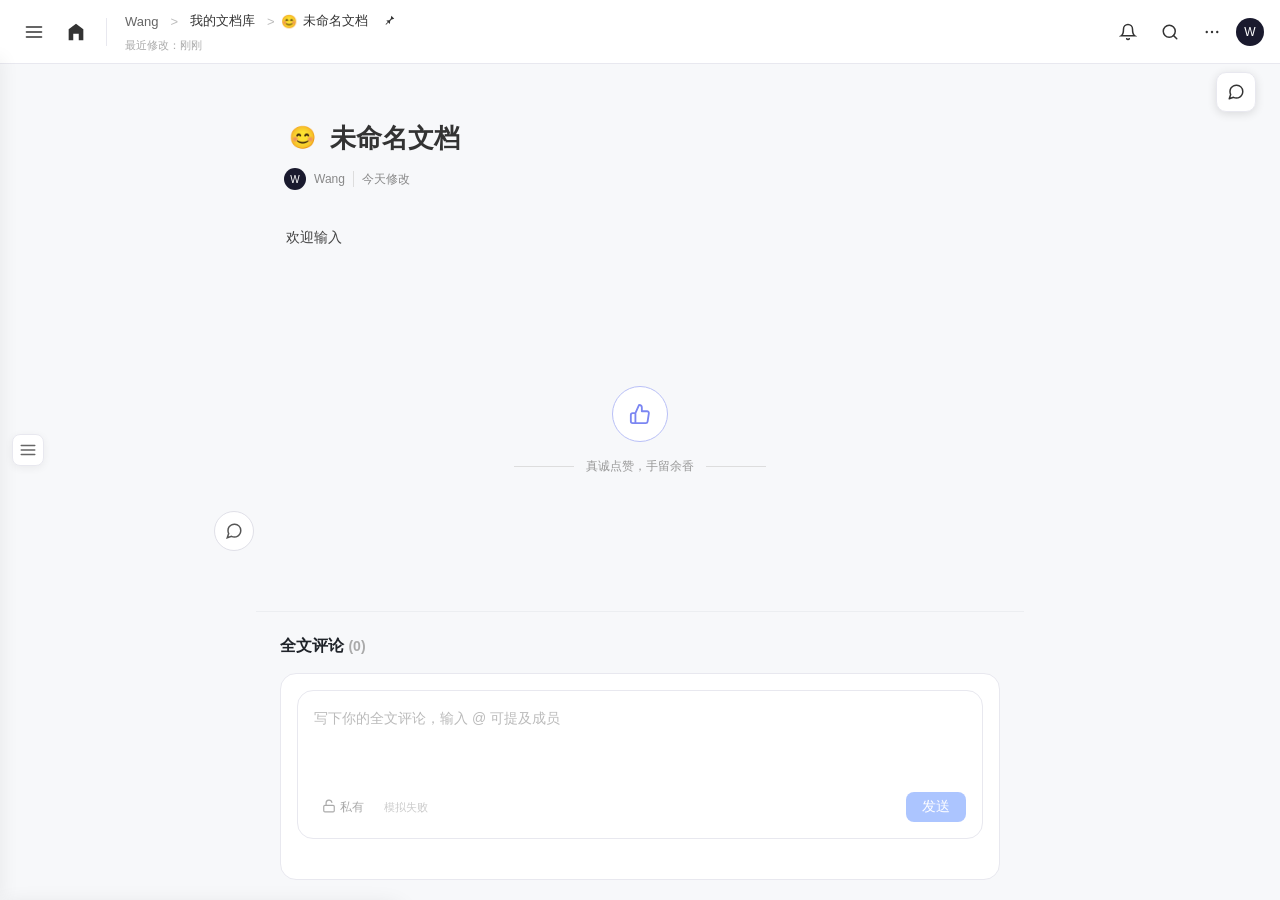
<file: editor.html>
<!DOCTYPE html>
<html lang="zh-CN">
<head>
<meta charset="UTF-8">
<meta name="viewport" content="width=device-width, initial-scale=1.0">
<title>未命名文档</title>
<link rel="stylesheet" href="common.css?v=2026091607">
<link rel="stylesheet" href="editor.css?v=2026100801cbdcb">
<!-- 全局评论组件（vanilla，无框架/无 CDN，复用 Store 持久化） -->
<link rel="stylesheet" href="global-comments.css?v=2026091901">
<!-- 下载为 / 导出 组件（vanilla，无框架/无 CDN） -->
<link rel="stylesheet" href="download.css?v=2026091606">
<!-- 历史记录 · 内容时光机（vanilla，复用 Store 持久化） -->
<link rel="stylesheet" href="history-time.css?v=2026091619">
</head>
<body>
<div class="ed-wrap">
  <header class="ed-top">
    <div class="ed-left">
      <button class="ed-icon-btn" id="menuBtn" data-tooltip="菜单" title="菜单"><svg width="20" height="20" viewBox="0 0 24 24" fill="none" stroke="currentColor" stroke-width="2" stroke-linecap="round"><line x1="3" y1="6" x2="21" y2="6"/><line x1="3" y1="12" x2="21" y2="12"/><line x1="3" y1="18" x2="21" y2="18"/></svg></button>
      <button class="ed-icon-btn" id="homeBtn" data-tooltip="主页" title="主页"><svg width="22" height="22" viewBox="0 0 24 24" fill="currentColor"><path d="M12 3L4 9v12h5v-7h6v7h5V9l-8-6z"/></svg></button>
      <div class="ed-vdiv"></div>
      <div>
        <div class="ed-crumb-line">
          <span class="crumb-item crumb-user" id="crumbUser" data-tooltip="Wang">Wang</span><span class="crumb-sep">&gt;</span>
          <span class="crumb-item crumb-folder" id="crumbFolder" data-tooltip="我的文档库">我的文档库</span><span class="crumb-sep">&gt;</span>
          <span class="crumb-icon" id="crumbIcon"></span><span class="crumb-title" id="crumbTitle" data-tooltip="重命名">未命名文档</span>
          <button class="pin-btn" id="pinBtn" data-tooltip="添加到置顶" title="添加到置顶"><svg width="14" height="14" viewBox="0 0 24 24" fill="currentColor"><path d="M16 3l5 5-4.5 1.5-2.5 2.5-.5 5-2.5-2.5-4 4-1-1 4-4L7.5 11l5-.5 2.5-2.5z"/></svg></button>
        </div>
        <div class="ed-crumb-sub" id="crumbSub">最近修改：刚刚</div>
      </div>
    </div>
    <div class="ed-right">
      <button class="ed-icon-btn" id="bellBtn" data-tooltip="消息提醒" title="消息提醒"><svg width="18" height="18" viewBox="0 0 24 24" fill="none" stroke="currentColor" stroke-width="2" stroke-linecap="round"><path d="M18 8A6 6 0 006 8c0 7-3 9-3 9h18s-3-2-3-9"/><path d="M13.73 21a2 2 0 01-3.46 0"/></svg></button>
      <button class="ed-icon-btn" id="searchBtn" data-tooltip="全局搜索" title="全局搜索"><svg width="18" height="18" viewBox="0 0 24 24" fill="none" stroke="currentColor" stroke-width="2" stroke-linecap="round"><circle cx="11" cy="11" r="8"/><line x1="21" y1="21" x2="16.65" y2="16.65"/></svg></button>
      <button class="ed-icon-btn" id="moreBtn" data-tooltip="更多操作" title="更多操作"><svg width="18" height="18" viewBox="0 0 24 24" fill="currentColor"><circle cx="5" cy="12" r="1.6"/><circle cx="12" cy="12" r="1.6"/><circle cx="19" cy="12" r="1.6"/></svg></button>
      <div class="ed-avatar" id="avatarBtn" title="Wang">W</div>
    </div>
  </header>

  <!-- 用户头像下拉菜单 -->
  <div class="avatar-menu" id="avatarMenu">
    <div class="am-user">
      <div class="am-avatar">W</div>
      <div class="am-user-info">
        <div class="am-name">Wang</div>
        <div class="am-company">字节跳动 · 产品团队</div>
      </div>
    </div>
    <div class="am-group">
      <div class="am-item" data-am="appearance"><span class="am-ic">🎨</span><span>外观</span><span class="am-arrow">›</span></div>
      <div class="am-item" data-am="language"><span class="am-ic">🌐</span><span>语言</span><span class="am-arrow">›</span></div>
      <div class="am-item" data-am="switch"><span class="am-ic">👥</span><span>切换账号</span><span class="am-arrow">›</span></div>
      <div class="am-item" data-am="admin"><span class="am-ic">🛠️</span><span>后台管理</span><span class="am-arrow">›</span></div>
    </div>
    <div class="am-divider"></div>
    <div class="am-group">
      <div class="am-item" data-am="settings"><span class="am-ic">⚙️</span><span>设置</span></div>
      <div class="am-item" data-am="help"><span class="am-ic">❓</span><span>帮助</span></div>
      <div class="am-item am-danger" data-am="logout"><span class="am-ic">🚪</span><span>退出登录</span></div>
    </div>
  </div>

  <!-- 悬浮评论入口：脱离右上角工具栏，固定于页面右上角（图标不变） -->
  <button class="ed-comment-fab" id="commentBtn" title="划词评论" aria-label="划词评论">
    <svg width="18" height="18" viewBox="0 0 24 24" fill="none" stroke="currentColor" stroke-width="2" stroke-linecap="round" stroke-linejoin="round"><path d="M21 11.5a8.38 8.38 0 0 1-.9 3.8 8.5 8.5 0 0 1-7.6 4.7 8.38 8.38 0 0 1-3.8-.9L3 21l1.9-5.7a8.38 8.38 0 0 1-.9-3.8 8.5 8.5 0 0 1 4.7-7.6 8.38 8.38 0 0 1 3.8-.9h.5a8.48 8.48 0 0 1 8 8v.5z"/></svg>
  </button>

  <aside class="ed-drawer" id="drawer"></aside>

  <!-- 划词评论面板 -->
  <aside class="comment-panel" id="commentPanel">
    <div class="cp-head">
      <span class="cp-title" id="cpTitle">评论</span>
      <button class="cp-expand" id="cpExpand" title="关闭">≫</button>
    </div>
    <div class="cp-body" id="cpBody">
      <!-- 局部评论（划词评论）挂载点 -->
      <div id="localCommentsRoot"></div>
    </div>
  </aside>

  <main class="ed-main" id="edMain">
    <!-- 封面：通栏铺满页面宽度（对标飞书），固定高度、图片按比例裁切 -->
    <div class="ed-cover" id="edCover" style="display:none">
      <div class="ed-cover-img" id="edCoverImg"></div>
      <button class="ed-cover-edit-btn" id="edCoverEditBtn" title="编辑封面">编辑封面</button>
      <div class="ed-cover-menu" id="edCoverMenu" style="display:none">
        <div class="cv-menu-item" data-cv="pick">选择图片</div>
        <div class="cv-menu-item danger" data-cv="remove">删除封面</div>
      </div>
    </div>
    <div class="ed-doc">
      <div class="ed-title-zone" id="titleZone">
        <button class="ed-cover-btn ghost" id="addIconBtn" title="添加图标">
          <svg width="14" height="14" viewBox="0 0 24 24" fill="none" stroke="currentColor" stroke-width="2" stroke-linecap="round"><rect x="3" y="3" width="18" height="18" rx="2"/><circle cx="8.5" cy="8.5" r="1.5"/><path d="M21 15l-5-5L5 21"/></svg>
          添加图标
        </button>
        <button class="ed-cover-btn" id="addCoverBtn" title="添加封面">
          <svg width="14" height="14" viewBox="0 0 24 24" fill="none" stroke="currentColor" stroke-width="2" stroke-linecap="round"><path d="M3 7l4-4h10l4 4v10l-4 4H7l-4-4z"/><circle cx="9" cy="9" r="2"/></svg>
          添加封面
        </button>
      </div>
      <div class="ed-title-wrap">
        <div class="ed-title-icon" id="titleIcon"></div>
        <input class="ed-title" id="titleInput" placeholder="请输入标题" maxlength="60">
      </div>
      <div class="ed-meta"><span class="ed-avatar-sm">W</span><span>Wang</span><span class="ed-meta-div"></span><span>今天修改</span></div>
      <div class="ed-body" id="edBody" contenteditable="true" data-placeholder="按 / 插入内容"></div>
    </div>
    <!-- 行开头 H+网格 入口（hover 行时浮出在行开头处，点击弹标题/正文弹窗） -->
    <div class="row-type-handle" id="rowTypeHandle" style="display:none" title="标题/正文">
      <span class="lt-type-h">H</span>
      <span class="lt-type-grid">
        <span></span><span></span><span></span>
        <span></span><span></span><span></span>
        <span></span><span></span><span></span>
      </span>
    </div>

    <!-- 行操作主菜单（点击 H+网格 入口后弹出） -->
    <div class="row-menu" id="rowMenu" style="display:none">
      <button class="rm-btn" data-rm="type" id="rmTypeBtn" title="标题/正文">
        <span class="rm-type-glyph">
          <span class="rm-type-h">H</span>
          <span class="rm-type-grid">
            <span></span><span></span><span></span>
            <span></span><span></span><span></span>
            <span></span><span></span><span></span>
          </span>
        </span>
        <span>标题/正文</span>
      </button>
      <button class="rm-btn" data-rm="color" id="rmColorBtn" title="颜色">
        <svg width="14" height="14" viewBox="0 0 24 24" fill="currentColor"><path d="M16 2c-1.5 0-2.7.5-3.6 1.4-.9.9-1.4 2.1-1.4 3.6 0 1.2.4 2.2 1.2 3.1L6 20.5C5.4 21.1 5 21.9 5 22.7c0 1.7 1.3 3 3 3 .8 0 1.6-.4 2.2-1L16.5 18c.9.8 1.9 1.2 3.1 1.2 1.5 0 2.7-.5 3.6-1.4.9-.9 1.4-2.1 1.4-3.6 0-1.5-.5-2.7-1.4-3.6L16 4.6C15.1 3 14.5 2 16 2z"/></svg>
        <span>颜色</span>
      </button>
      <button class="rm-btn" data-rm="cut" title="剪切">
        <svg width="14" height="14" viewBox="0 0 24 24" fill="none" stroke="currentColor" stroke-width="2" stroke-linecap="round"><circle cx="6" cy="6" r="3"/><circle cx="6" cy="18" r="3"/><line x1="20" y1="4" x2="8.12" y2="15.88"/><line x1="14.47" y1="14.48" x2="20" y2="20"/><line x1="8.12" y1="8.12" x2="12" y2="12"/></svg>
        <span>剪切</span>
        <kbd class="rm-kbd">Ctrl+X</kbd>
      </button>
      <button class="rm-btn" data-rm="copy" title="复制">
        <svg width="14" height="14" viewBox="0 0 24 24" fill="none" stroke="currentColor" stroke-width="2" stroke-linecap="round"><rect x="9" y="9" width="13" height="13" rx="2" ry="2"/><path d="M5 15H4a2 2 0 01-2-2V4a2 2 0 012-2h9a2 2 0 012 2v1"/></svg>
        <span>复制</span>
        <kbd class="rm-kbd">Ctrl+C</kbd>
      </button>
      <button class="rm-btn" data-rm="del" title="删除">
        <svg width="14" height="14" viewBox="0 0 24 24" fill="none" stroke="currentColor" stroke-width="2" stroke-linecap="round"><polyline points="3 6 5 6 21 6"/><path d="M19 6l-1 14a2 2 0 01-2 2H8a2 2 0 01-2-2L5 6"/><path d="M10 11v6M14 11v6"/><path d="M9 6V4a1 1 0 011-1h4a1 1 0 011 1v2"/></svg>
        <span>删除</span>
        <kbd class="rm-kbd">Del</kbd>
      </button>
    </div>

    <!-- 标题/正文二级浮层（顶部把手可拖动） -->
    <div class="lt-pop type-pop" id="typePop" style="display:none">
      <div class="lt-drag" id="typePopDrag" title="按住拖动">
        <span class="lt-drag-grip"></span>
        <span class="lt-drag-label">标题 / 正文</span>
      </div>
      <button data-type="body" class="tp-btn"><span class="tp-letter">T</span>正文</button>
      <button data-type="h1" class="tp-btn"><span class="tp-letter">H1</span>一级标题</button>
      <button data-type="h2" class="tp-btn"><span class="tp-letter">H2</span>二级标题</button>
      <button data-type="h3" class="tp-btn"><span class="tp-letter">H3</span>三级标题</button>
    </div>

    <!-- 颜色二级浮层（顶部标题条可拖动） -->
    <div class="lt-pop color-pop" id="colorPop" style="display:none">
      <div class="lt-drag" id="colorPopDrag" title="按住拖动">
        <span class="lt-drag-grip"></span>
        <span class="lt-drag-label">颜色</span>
      </div>
      <div class="cp-label">字体颜色</div>
      <div class="cp-row" id="cpFont" data-role="font"></div>
      <div class="cp-label">背景颜色</div>
      <div class="cp-row" id="cpBg" data-role="bg"></div>
      <button class="cp-reset" id="cpReset">恢复默认</button>
    </div>

    <!-- 选中文本浮动工具条（对标飞书文档） -->
    <div class="sel-bar" id="selBar" style="display:none">
      <button class="sb-btn" data-sb="title" id="sbTitleBtn" title="标题/正文" aria-haspopup="true" aria-expanded="false" aria-label="标题/正文">
        <span class="sb-t">T</span>
        <svg class="sb-arrow" viewBox="0 0 24 24" fill="none" stroke="currentColor" stroke-width="2.5" stroke-linecap="round"><polyline points="6 9 12 15 18 9"/></svg>
      </button>
      <button class="sb-btn" data-sb="align" id="sbAlignBtn" title="对齐方式" aria-haspopup="true" aria-expanded="false" aria-label="对齐方式">
        <span id="sbAlignIcon"></span>
        <svg class="sb-arrow" viewBox="0 0 24 24" fill="none" stroke="currentColor" stroke-width="2.5" stroke-linecap="round"><polyline points="6 9 12 15 18 9"/></svg>
      </button>
      <span class="sb-sep"></span>
      <button class="sb-btn sb-fmt" data-sb="bold" title="加粗" aria-pressed="false"><span class="sb-b">B</span></button>
      <button class="sb-btn sb-fmt" data-sb="strike" title="删除线" aria-pressed="false"><span class="sb-s">S</span></button>
      <button class="sb-btn sb-fmt" data-sb="underline" title="下划线" aria-pressed="false"><span class="sb-u">U</span></button>
      <button class="sb-btn sb-fmt" data-sb="italic" title="斜体" aria-pressed="false"><span class="sb-i">I</span></button>
      <span class="sb-sep"></span>
      <button class="sb-btn" data-sb="link" id="sbLinkBtn" title="插入超链接" aria-label="插入超链接" aria-haspopup="true" aria-expanded="false">
        <svg width="15" height="15" viewBox="0 0 24 24" fill="none" stroke="currentColor" stroke-width="2" stroke-linecap="round" stroke-linejoin="round">
          <path d="M14.5 4.5l5 5L9 20H4v-5L14.5 4.5z"/>
          <path d="M13 6l5 5"/>
        </svg>
        <circle cx="19" cy="5" r="3" fill="#f5c518" stroke="none"/>
      </button>
      <button class="sb-btn" data-sb="color" id="sbColorBtn" title="颜色" aria-haspopup="true" aria-expanded="false" aria-label="颜色">
        <span class="sb-a">A</span>
        <svg class="sb-arrow" viewBox="0 0 24 24" fill="none" stroke="currentColor" stroke-width="2.5" stroke-linecap="round"><polyline points="6 9 12 15 18 9"/></svg>
      </button>
      <button class="sb-btn" data-sb="comment" id="sbCommentBtn" title="评论" aria-label="评论">
        <svg width="15" height="15" viewBox="0 0 24 24" fill="none" stroke="currentColor" stroke-width="2" stroke-linecap="round" stroke-linejoin="round"><path d="M21 11.5a8.38 8.38 0 0 1-.9 3.8 8.5 8.5 0 0 1-7.6 4.7 8.38 8.38 0 0 1-3.8-.9L3 21l1.9-5.7a8.38 8.38 0 0 1-.9-3.8 8.5 8.5 0 0 1 4.7-7.6 8.38 8.38 0 0 1 3.8-.9h.5a8.48 8.48 0 0 1 8 8v.5z"/></svg>
      </button>
    </div>

    <!-- 配置链接弹窗（PRD 图047/048：默认置灰 → 输入合法后按钮变蓝） -->
    <div class="lt-pop link-pop" id="linkPop" style="display:none" role="dialog" aria-modal="true" aria-label="超链接配置对话框">
      <div class="lp-title">链接</div>
      <input class="lp-input" id="linkInput" placeholder="请输入网址" autocomplete="off" spellcheck="false" aria-describedby="linkErr">
      <div class="lp-err" id="linkErr" style="display:none" role="alert">请输入有效网址</div>
      <div class="lp-actions">
        <button class="lp-cancel" id="linkCancel">取消</button>
        <button class="lp-ok" id="linkOk" disabled aria-busy="false">确认</button>
      </div>
    </div>

    <!-- 已链接文字 hover 时的小工具条（PRD 6.4）：编辑 / 移出，图标按钮 -->
    <div class="link-hover-bar" id="linkHoverBar" style="display:none">
      <button data-lh="edit" title="编辑"><svg width="14" height="14" viewBox="0 0 24 24" fill="none" stroke="currentColor" stroke-width="2" stroke-linecap="round" stroke-linejoin="round"><path d="M14.5 4.5l5 5L9 20H4v-5L14.5 4.5z"/><path d="M13 6l5 5"/></svg></button>
      <button data-lh="remove" title="移除链接"><svg width="14" height="14" viewBox="0 0 24 24" fill="none" stroke="currentColor" stroke-width="2" stroke-linecap="round" stroke-linejoin="round"><path d="M18.84 12.61a2 2 0 0 0-2.83 0l-2.83 2.83a2 2 0 0 0 0 2.83"/><path d="M5.16 11.39a2 2 0 0 0 2.83 0l2.83-2.83a2 2 0 0 0 0-2.83"/><line x1="2" y1="2" x2="22" y2="22"/></svg></button>
    </div>

    <!-- 超链接编辑面板（PRD 图050） -->
    <div class="lt-pop link-edit" id="linkEdit" style="display:none" role="dialog" aria-modal="true" aria-label="超链接编辑面板">
      <div class="le-row">
        <label class="le-label" for="linkEditText">文字</label>
        <input class="le-input" id="linkEditText" autocomplete="off" spellcheck="false">
      </div>
      <div class="le-row">
        <label class="le-label" for="linkEditUrl">网址</label>
        <input class="le-input" id="linkEditUrl" autocomplete="off" spellcheck="false" aria-describedby="linkEditErr">
      </div>
      <div class="le-err" id="linkEditErr" style="display:none" role="alert">请输入有效网址</div>
      <div class="le-actions">
        <button class="le-cancel" id="linkEditCancel">取消</button>
        <button class="le-ok" id="linkEditOk">确定</button>
      </div>
    </div>

    <!-- 对齐方式二级浮层 -->
    <div class="lt-pop align-pop" id="alignPop" style="display:none">
      <button class="ap-btn" data-align="left"><span class="ap-ic"></span>左对齐</button>
      <button class="ap-btn" data-align="center"><span class="ap-ic"></span>居中</button>
      <button class="ap-btn" data-align="right"><span class="ap-ic"></span>右对齐</button>
    </div>
    <div class="ed-like-wrap">
      <button class="ed-like" id="likeBtn" data-tooltip="点赞" title="点赞"><svg width="22" height="22" viewBox="0 0 24 24" fill="none" stroke="currentColor" stroke-width="2" stroke-linecap="round" stroke-linejoin="round"><path d="M14 9V5a3 3 0 00-3-3l-4 9v11h11.28a2 2 0 002-1.7l1.38-9a2 2 0 00-2-2.3zM7 22H4a2 2 0 01-2-2v-7a2 2 0 012-2h3"/></svg></button>
      <div class="ed-like-text"><span class="line"></span>真诚点赞，手留余香<span class="line"></span></div>
    </div>
    <footer class="ed-footer">
      <button class="ed-comment-btn" id="scrollToggle" data-tooltip="顶部/底部切换" title="顶部/底部切换"><svg width="18" height="18" viewBox="0 0 24 24" fill="none" stroke="currentColor" stroke-width="2" stroke-linecap="round"><path d="M21 11.5a8.38 8.38 0 01-.9 3.8 8.5 8.5 0 01-7.6 4.7 8.38 8.38 0 01-3.8-.9L3 21l1.9-5.7a8.38 8.38 0 01-.9-3.8 8.5 8.5 0 014.7-7.6 8.38 8.38 0 013.8-.9h.5a8.48 8.48 0 018 8v.5z"/></svg></button>
      <!-- 兼容：editor.js 第 219 行 $('sendComment').addEventListener 引用，UI 上不展示 -->
      <button id="sendComment" style="display:none" aria-hidden="true"></button>
    </footer>
    <!-- 全局评论（全文评论）挂载点：文档底部全宽评论区 -->
    <div class="gc-root" id="gcRoot"></div>
  </main>
</div>

<!-- 更多操作弹窗 / 搜索 / 通知 / 历史 -->
<div class="ed-pop more-menu" id="morePop"></div>
<div class="ed-pop search-panel" id="searchPop"></div>
<div class="ed-pop notif-pop" id="notifPop"></div>
<div class="ed-pop history-panel" id="historyPop"></div>

<!-- 重命名 + 表情/图标选择弹窗 -->
<div class="ed-pop rename-pop" id="renamePop">
  <div class="rn-head">
    <div class="rn-icon" id="rnIcon"></div>
    <input class="rn-input" id="rnInput" placeholder="请输入标题" maxlength="60">
  </div>
  <div class="rn-tabs">
    <button class="rn-tab active" data-rn-tab="emoji" id="rnTabEmoji">表情符号</button>
    <button class="rn-tab" data-rn-tab="icon" id="rnTabIcon">图标</button>
    <button class="rn-remove" id="rnRemove" title="移除">
      <svg width="14" height="14" viewBox="0 0 24 24" fill="none" stroke="currentColor" stroke-width="2" stroke-linecap="round"><path d="M17.94 17.94A10.07 10.07 0 0 1 12 20c-7 0-11-8-11-8a18.45 18.45 0 0 1 5.06-5.94M9.9 4.24A9.12 9.12 0 0 1 12 4c7 0 11 8 11 8a18.5 18.5 0 0 1-2.16 3.19m-6.72-1.07a3 3 0 1 1-4.24-4.24"/><line x1="1" y1="1" x2="23" y2="23"/></svg>
      移除
    </button>
  </div>
  <div class="rn-search" id="rnSearchWrap">
    <svg class="rn-search-icon" width="14" height="14" viewBox="0 0 24 24" fill="none" stroke="currentColor" stroke-width="2" stroke-linecap="round"><circle cx="11" cy="11" r="8"/><line x1="21" y1="21" x2="16.65" y2="16.65"/></svg>
    <input id="rnSearch" placeholder="搜索" autocomplete="off">
    <button class="rn-clear" id="rnClear">✕</button>
  </div>
  <div class="rn-body" id="rnBody"></div>
  <div class="rn-cats" id="rnCats">
    <div class="rn-random" id="rnRandom" title="随机">
      <svg width="14" height="14" viewBox="0 0 24 24" fill="none" stroke="currentColor" stroke-width="2" stroke-linecap="round"><line x1="19" y1="4" x2="9" y2="14"/><line x1="19" y1="14" x2="9" y2="4"/><path d="M5 20h14"/></svg>
    </div>
  </div>
</div>

<!-- 封面选择弹窗（官方图库 / 本地上传） -->
<div class="cover-modal" id="coverModal">
  <div class="cv-panel">
    <div class="cv-tabs">
      <button class="cv-tab active" data-tab="lib">官方图库</button>
      <button class="cv-tab" data-tab="upload">本地上传</button>
      <button class="cv-close" id="cvClose" title="关闭">✕</button>
    </div>
    <div class="cv-body" id="cvBody"></div>
  </div>
</div>

<!-- 左侧目录栏 -->
<div class="outline-panel" id="outlinePanel" style="display:none">
  <div class="op-head">
    <button class="op-toggle" id="opToggle" data-tooltip="收起目录" title="收起目录">
      <svg width="18" height="18" viewBox="0 0 24 24" fill="none" stroke="currentColor" stroke-width="2" stroke-linecap="round" stroke-linejoin="round"><polyline points="11 17 6 12 11 7"/><polyline points="18 17 13 12 18 7"/></svg>
    </button>
    <span class="op-title">目录</span>
  </div>
  <div class="op-body" id="opBody"></div>
</div>
<button class="outline-burger" id="outlineBurger" data-tooltip="展开目录" title="展开目录">
  <svg width="18" height="18" viewBox="0 0 24 24" fill="none" stroke="currentColor" stroke-width="2" stroke-linecap="round" stroke-linejoin="round"><line x1="3" y1="6" x2="21" y2="6"/><line x1="3" y1="12" x2="21" y2="12"/><line x1="3" y1="18" x2="21" y2="18"/></svg>
</button>

<!-- 查找和替换 -->
<div class="find-bar" id="findBar">
  <div class="fb-tabs">
    <button class="fb-tab active" data-fbtab="find" type="button">查找</button>
    <button class="fb-tab" data-fbtab="replace" type="button">替换</button>
    <button class="fb-close" id="findClose" title="关闭">✕</button>
  </div>
  <div class="fb-field">
    <label class="fb-label" for="findInput">查找</label>
    <div class="fb-input-wrap">
      <input id="findInput" placeholder="请输入文字" autocomplete="off">
      <span class="fb-count" id="findCount"></span>
    </div>
  </div>
  <div class="fb-field fb-only-replace" id="replaceField">
    <label class="fb-label" for="replaceInput">替换为</label>
    <input id="replaceInput" placeholder="请输入文字" autocomplete="off">
  </div>
  <div class="fb-actions">
    <button class="fb-btn fb-primary fb-only-replace" id="replaceAll">全部替换</button>
    <button class="fb-btn fb-only-replace" id="replaceOne">替换</button>
    <button class="fb-btn" id="findPrev">上一处</button>
    <button class="fb-btn" id="findNext">下一处</button>
  </div>
</div>

<script src="common.js?v=2026091422"></script>
<script src="history.js?v=2026091422"></script>
<script src="editor.js?v=2026100802cbbb"></script>
<!-- 侧边栏导航（仿飞书左侧菜单，复用 Store 真实文档数据） -->
<script src="sidebar-nav.js?v=2026092101"></script>
<!-- 局部评论组件（划词评论，vanilla，复用 Store 持久化到 doc.comments） -->
<script src="local-comments.js?v=2026091912"></script>
<!-- 全局评论组件（vanilla，复用 Store 持久化） -->
<script src="global-comments.js?v=2026091901"></script>
<!-- 下载为 / 导出 组件（vanilla，复用 Store 持久化） -->
<script src="download.js?v=2026091606"></script>
<!-- 历史记录 · 内容时光机（vanilla，复用 Store 持久化） -->
<script src="history-time.js?v=2026091619"></script>
<!-- 实时诊断：暴露关键状态到 window.__seaDebug，方便排查「点了没反应」类问题 -->
<script>
window.__seaDebug = {
  hasStore: typeof Store !== 'undefined',
  hasUI: typeof UI !== 'undefined',
  hasGC: typeof GlobalComments !== 'undefined',
  hasHT: typeof HistoryTime !== 'undefined',
  hasDL: typeof Download !== 'undefined',
  log(msg, data) { try { console.log('[sea]', msg, data || ''); } catch (e) {} }
};
try { console.log('[sea] boot', window.__seaDebug); } catch (e) {}
</script>
</body>
</html>
</file>
<file: common.css>
*{margin:0;padding:0;box-sizing:border-box}
body{font-family:-apple-system,BlinkMacSystemFont,'Segoe UI','PingFang SC','Microsoft YaHei',sans-serif;background:#f5f6fa;color:#333;overflow:hidden;height:100vh}
.app-container{display:flex;height:100vh}
/* 侧边栏 */
.sidebar{width:260px;min-width:260px;background:#fff;border-right:1px solid #e8e8ef;display:flex;flex-direction:column;transition:all .3s ease;overflow:hidden;z-index:10}
.sidebar.collapsed{width:60px;min-width:60px}
.sidebar-header{display:flex;align-items:center;padding:16px 16px 12px;gap:10px}
.toggle-btn{width:32px;height:32px;display:flex;align-items:center;justify-content:center;cursor:pointer;border-radius:6px;border:none;background:transparent;color:#666;flex-shrink:0}.toggle-btn:hover{background:#f0f0f5}
.logo-area{display:flex;align-items:center;gap:8px;overflow:hidden;white-space:nowrap}
.logo-icon{width:28px;height:28px;flex-shrink:0}.logo-icon svg{width:28px;height:28px}
.product-name{font-size:17px;font-weight:600;color:#1a1a2e;transition:opacity .3s}
.sidebar.collapsed .product-name,.sidebar.collapsed .search-box,.sidebar.collapsed .nav-label,.sidebar.collapsed .section-title,.sidebar.collapsed .section-empty{opacity:0;pointer-events:none}
.search-box{margin:4px 12px 16px;position:relative}.search-box input{width:100%;height:36px;border:1px solid #e0e0e8;border-radius:8px;padding:0 12px 0 36px;font-size:13px;background:#f7f7fb;outline:none;color:#333}.search-box input:focus{border-color:#5b5fc7;background:#fff}
.search-box .search-icon{position:absolute;left:10px;top:50%;transform:translateY(-50%);color:#aaa}
.nav-menu{padding:0 8px}.nav-item{display:flex;align-items:center;gap:10px;padding:10px 12px;border-radius:8px;cursor:pointer;color:#555;font-size:14px;white-space:nowrap}.nav-item:hover{background:#f0f0ff;color:#5b5fc7}.nav-item.active{background:#ededff;color:#5b5fc7;font-weight:500}
.nav-item .nav-icon{width:20px;height:20px;display:flex;align-items:center;justify-content:center;flex-shrink:0}
.sidebar-section{padding:16px 20px 8px}.section-title{font-size:12px;color:#999;margin-bottom:6px;font-weight:500}.section-empty{font-size:12px;color:#ccc;padding-left:4px}
.sidebar-divider{height:1px;background:#f0f0f5;margin:8px 16px}
/* 主页顶栏 */
.main-area{flex:1;display:flex;flex-direction:column;overflow:hidden;background:#f5f6fa}
.top-bar{display:flex;align-items:center;justify-content:space-between;padding:12px 24px;background:#fff;border-bottom:1px solid #e8e8ef;min-height:56px}
.page-title{font-size:18px;font-weight:600;color:#1a1a2e}.top-actions{display:flex;align-items:center;gap:6px}
.top-action-btn{width:36px;height:36px;display:flex;align-items:center;justify-content:center;border-radius:8px;border:none;background:transparent;cursor:pointer;color:#666;position:relative}.top-action-btn:hover{background:#f0f0f5;color:#5b5fc7}
.top-action-btn .badge{position:absolute;top:4px;right:4px;width:8px;height:8px;background:#ff4757;border-radius:50%;border:2px solid #fff}
.user-avatar{width:32px;height:32px;border-radius:50%;background:#1a1a2e;display:flex;align-items:center;justify-content:center;color:#fff;font-size:13px;font-weight:600;cursor:pointer;margin-left:4px}
.content-area{flex:1;padding:20px 24px;overflow-y:auto}
/* 新建按钮 */
.create-btn-wrapper{margin-bottom:20px;position:relative;display:inline-block}
.create-btn{display:flex;align-items:center;gap:10px;padding:10px 20px;background:#fff;border:1px solid #e0e0e8;border-radius:10px;cursor:pointer;transition:all .2s;min-width:180px}
.create-btn-wrapper:hover .create-btn{background:#F2F2F2}
.create-btn .create-icon{width:36px;height:36px;background:linear-gradient(135deg,#5b5fc7,#7c6df0);border-radius:8px;display:flex;align-items:center;justify-content:center;color:#fff}
.create-btn .create-text{display:flex;flex-direction:column}.create-btn .main-text{font-size:14px;font-weight:500;color:#333}.create-btn .sub-text{font-size:11px;color:#999}
.create-btn .arrow{margin-left:auto;color:#999;transition:transform .2s}.create-btn-wrapper.dd-open .arrow{transform:rotate(180deg)}
.create-dropdown{position:absolute;top:calc(100% + 4px);left:0;background:#fff;border:1px solid #e8e8ef;border-radius:0 0 10px 10px;box-shadow:0 8px 24px rgba(0,0,0,.1);min-width:200px;padding:6px;display:none;z-index:100}
.create-dropdown.show{display:block;animation:dropIn .2s ease}
@keyframes dropIn{from{opacity:0;transform:translateY(-8px)}to{opacity:1;transform:translateY(0)}}
.dropdown-item{display:flex;align-items:center;gap:10px;padding:10px 12px;border-radius:6px;cursor:pointer;font-size:13px;color:#444}.dropdown-item:hover{background:#f0f0ff;color:#5b5fc7}
.dropdown-item .dd-icon{width:28px;height:28px;border-radius:6px;display:flex;align-items:center;justify-content:center;font-size:14px}.dd-icon.doc{background:#e8e8ff;color:#5b5fc7}
/* 模态弹窗 */
.modal-overlay{position:fixed;inset:0;background:rgba(60,60,67,.55);z-index:400;display:none;align-items:center;justify-content:center}.modal-overlay.show{display:flex}
.template-modal{width:min(1100px,92vw);height:min(640px,86vh);background:#fff;border-radius:10px;overflow:hidden;display:flex;flex-direction:column;box-shadow:0 20px 60px rgba(0,0,0,.25);animation:dropIn .2s ease}
.tm-header{display:flex;align-items:center;justify-content:space-between;padding:10px 16px;border-bottom:1px solid #e8e8ef}.tm-left{display:flex;align-items:center;gap:8px;font-size:13px}.tm-label{color:#888}.tm-folder{color:#999;display:flex}.tm-lib{color:#333;font-weight:500}.tm-edit{color:#7b86f2;display:flex;cursor:pointer}
.tm-close{width:32px;height:32px;border:none;background:transparent;border-radius:6px;cursor:pointer;color:#333;display:flex;align-items:center;justify-content:center}.tm-close:hover{background:#f0f0f5}
.tm-body{flex:1;background:#ebebeb;display:flex;align-items:center;justify-content:center}
.tm-card{width:150px;height:170px;background:#fff;display:flex;flex-direction:column;align-items:center;justify-content:center;gap:14px;cursor:pointer}.tm-card:hover{box-shadow:0 8px 24px rgba(91,95,199,.25)}.tm-card .tm-card-text{font-size:14px;color:#333}
/* 工具栏 */
.toolbar-row{display:flex;align-items:center;justify-content:space-between;margin-bottom:16px}.tabs{display:flex;align-items:center;gap:4px}
.tab-item{padding:8px 16px;font-size:14px;color:#888;cursor:pointer;border-radius:6px;font-weight:500;border:none;background:transparent}.tab-item:hover{color:#5b5fc7;background:#f0f0ff}.tab-item.active{color:#5b5fc7;background:#ededff}
.tab-add{width:28px;height:28px;display:flex;align-items:center;justify-content:center;border-radius:6px;cursor:pointer;color:#999;font-size:16px;border:none;background:transparent}.tab-add:hover{background:#f0f0f5;color:#5b5fc7}
.toolbar-actions{display:flex;align-items:center;gap:4px}.tool-btn{display:flex;align-items:center;gap:5px;padding:6px 12px;border-radius:6px;border:none;background:transparent;cursor:pointer;font-size:13px;color:#777}.tool-btn:hover{background:#f0f0f5;color:#5b5fc7}
.view-toggle{display:flex;align-items:center;background:#f0f0f5;border-radius:6px;padding:2px;margin-left:4px}.view-btn{width:30px;height:28px;display:flex;align-items:center;justify-content:center;border:none;background:transparent;border-radius:5px;cursor:pointer;color:#999}.view-btn.active{background:#fff;color:#5b5fc7;box-shadow:0 1px 3px rgba(0,0,0,.08)}
.filter-dropdown,.display-dropdown{position:absolute;top:calc(100% + 4px);right:0;background:#fff;border:1px solid #e8e8ef;border-radius:10px;box-shadow:0 8px 24px rgba(0,0,0,.1);min-width:170px;padding:6px;z-index:100;display:none}.filter-dropdown.show,.display-dropdown.show{display:block;animation:dropIn .2s ease}
.filter-item{display:flex;align-items:center;gap:8px;padding:8px 12px;border-radius:6px;cursor:pointer;font-size:13px;color:#555}.filter-item:hover{background:#f0f0ff}.filter-item.active{color:#5b5fc7;font-weight:500}.filter-item .check-mark{width:16px;font-size:12px;color:#5b5fc7}
.display-item{display:flex;align-items:center;justify-content:space-between;padding:8px 12px;border-radius:6px;font-size:13px;color:#555}
.toggle-switch{width:36px;height:20px;background:#ddd;border-radius:10px;position:relative;cursor:pointer}.toggle-switch.on{background:#5b5fc7}.toggle-switch::after{content:'';width:16px;height:16px;background:#fff;border-radius:50%;position:absolute;top:2px;left:2px;transition:transform .2s;box-shadow:0 1px 3px rgba(0,0,0,.15)}.toggle-switch.on::after{transform:translateX(16px)}
/* 表格 */
.doc-table-wrapper{background:#fff;border-radius:12px;border:1px solid #e8e8ef;overflow:hidden}.doc-table{width:100%;border-collapse:collapse}
.doc-table thead th{padding:12px 16px;text-align:left;font-size:12px;font-weight:500;color:#999;background:#fafafe;border-bottom:1px solid #f0f0f5;white-space:nowrap}
.doc-table thead th:first-child{width:40px;text-align:center}.doc-table tbody tr{cursor:pointer}.doc-table tbody tr:hover{background:#f8f8ff}
.doc-table tbody td{padding:12px 16px;font-size:13px;color:#555;border-bottom:1px solid #f5f5f8;white-space:nowrap}.doc-table tbody tr:last-child td{border-bottom:none}.doc-table tbody td:first-child{text-align:center}
.checkbox{width:16px;height:16px;border:1.5px solid #d0d0d8;border-radius:4px;cursor:pointer;display:inline-flex;align-items:center;justify-content:center;background:#fff;vertical-align:middle}.checkbox.checked{background:#5b5fc7;border-color:#5b5fc7}.checkbox.checked::after{content:'✓';color:#fff;font-size:10px;font-weight:bold}
.doc-name-cell{display:flex;align-items:center;gap:10px}.doc-icon{width:28px;height:28px;border-radius:6px;display:flex;align-items:center;justify-content:center;font-size:13px;flex-shrink:0}
.doc-icon.type-doc{background:#e8e8ff;color:#5b5fc7}.doc-icon.type-sheet{background:#e0f7e9;color:#2ecc71}.doc-icon.type-slide{background:#fff3e0;color:#f39c12}
.doc-title{max-width:200px;overflow:hidden;text-overflow:ellipsis;white-space:nowrap;color:#333;font-weight:500;position:relative}.doc-title .tooltip{display:none;position:absolute;bottom:calc(100% + 6px);left:0;background:#333;color:#fff;padding:4px 10px;border-radius:4px;font-size:12px;white-space:nowrap;z-index:50;font-weight:400}.doc-title.truncated:hover .tooltip{display:block}
.row-action-btn{width:28px;height:28px;display:inline-flex;align-items:center;justify-content:center;border:none;background:transparent;border-radius:6px;cursor:pointer;color:#bbb;font-size:16px;opacity:0}.doc-table tbody tr:hover .row-action-btn{opacity:1}.row-action-btn:hover{background:#f0f0f5;color:#5b5fc7}
.row-dropdown{position:fixed;background:#fff;border:1px solid #e8e8ef;border-radius:10px;box-shadow:0 8px 24px rgba(0,0,0,.12);min-width:160px;padding:6px;z-index:200;display:none}.row-dropdown.show{display:block;animation:dropIn .15s ease}
.row-dropdown .dropdown-item.danger{color:#ff4757}.row-dropdown .dropdown-item.danger:hover{background:#fff0f0}
.empty-state{text-align:center;padding:60px 20px;color:#ccc}.empty-state .empty-icon{font-size:48px;margin-bottom:12px}.empty-state .empty-text{font-size:13px}
.grid-view{display:none;grid-template-columns:repeat(auto-fill,minmax(180px,1fr));gap:16px}.grid-view.active{display:grid}
.grid-card{background:#fff;border:1px solid #e8e8ef;border-radius:12px;padding:20px 16px;cursor:pointer;text-align:center;position:relative}.grid-card:hover{border-color:#5b5fc7;box-shadow:0 4px 12px rgba(91,95,199,.1)}
.grid-card .card-icon{width:48px;height:48px;border-radius:12px;display:flex;align-items:center;justify-content:center;font-size:22px;margin:0 auto 12px}.grid-card .card-title{font-size:13px;font-weight:500;color:#333;overflow:hidden;text-overflow:ellipsis;white-space:nowrap}.grid-card .card-meta{font-size:11px;color:#aaa;margin-top:6px}
.grid-card .card-action{position:absolute;top:8px;right:8px;width:24px;height:24px;border-radius:4px;border:none;background:transparent;cursor:pointer;color:#ccc;font-size:14px;display:flex;align-items:center;justify-content:center;opacity:0}.grid-card:hover .card-action{opacity:1}
/* 通知面板 */
.notification-panel{position:fixed;top:56px;right:24px;width:320px;background:#fff;border:1px solid #e8e8ef;border-radius:12px;box-shadow:0 12px 32px rgba(0,0,0,.12);z-index:300;display:none;overflow:hidden}
.notification-panel.show{display:block;animation:dropIn .2s ease}
.notif-header{padding:14px 16px;font-size:14px;font-weight:600;color:#333;border-bottom:1px solid #f0f0f5}
.notif-item{padding:12px 16px;border-bottom:1px solid #f8f8fa;cursor:pointer}.notif-item:hover{background:#f8f8ff}
.notif-item .notif-text{font-size:13px;color:#555;line-height:1.5}.notif-item .notif-time{font-size:11px;color:#bbb;margin-top:4px}
.notif-item .unread-dot{width:6px;height:6px;background:#5b5fc7;border-radius:50%;display:inline-block;margin-right:6px}
.overlay{position:fixed;inset:0;z-index:50;display:none}.overlay.show{display:block}
.toast{position:fixed;top:20px;left:50%;transform:translateX(-50%) translateY(-100px);background:#333;color:#fff;padding:10px 24px;border-radius:8px;font-size:13px;z-index:999;transition:transform .3s ease;box-shadow:0 4px 12px rgba(0,0,0,.2)}.toast.show{transform:translateX(-50%) translateY(0)}
::-webkit-scrollbar{width:6px}::-webkit-scrollbar-track{background:transparent}::-webkit-scrollbar-thumb{background:#ddd;border-radius:3px}
/* ===== 编辑器页 ===== */
.ed-wrap{display:flex;flex-direction:column;height:100vh;background:#f7f8fa;overflow:hidden}
.ed-top{display:flex;align-items:center;justify-content:space-between;background:#fff;border-bottom:1px solid #e8e8ef;padding:8px 16px;min-height:56px}
.ed-left{display:flex;align-items:center;gap:6px}.ed-right{display:flex;align-items:center;gap:6px}
.ed-icon-btn{width:36px;height:36px;border:none;background:transparent;border-radius:8px;cursor:pointer;display:flex;align-items:center;justify-content:center;color:#333}.ed-icon-btn:hover{background:#f0f0f5}
.ed-vdiv{width:1px;height:28px;background:#e8e8ef;margin:0 6px}
.ed-crumb-line{display:flex;align-items:center;gap:6px;font-size:13px}.crumb-user{color:#666}.crumb-sep{color:#bbb}.crumb-title{color:#333;font-weight:500}.pin-icon{color:#333;display:flex;cursor:pointer}
.ed-crumb-sub{font-size:11px;color:#aaa;margin-top:2px}
.ed-avatar{width:28px;height:28px;border-radius:50%;background:#1a1a2e;color:#fff;font-size:12px;display:flex;align-items:center;justify-content:center;cursor:pointer}
.ed-main{flex:1;overflow-y:auto;display:flex;flex-direction:column}
/* 文档主滚动区：明确可见、便于拖拽的滚动条。
   全局默认的 6px / #ddd / 透明轨道太细太浅，几乎看不见也抓不住。
   这里单独给文档主体：12px 命中区 + 可见浅灰轨道 + 可 hover/active 的滑块
   （滑块用 3px 同色 border + background-clip:padding-box，视觉约 6px 但仍好抓）。 */
.ed-main{scrollbar-width:thin;scrollbar-color:#c3c8d2 #f0f1f5}
.ed-main::-webkit-scrollbar{width:12px}
.ed-main::-webkit-scrollbar-track{background:#f0f1f5;border-radius:6px}
.ed-main::-webkit-scrollbar-thumb{background:#c3c8d2;border-radius:6px;border:3px solid #f0f1f5;background-clip:padding-box}
.ed-main::-webkit-scrollbar-thumb:hover{background:#a7aeb9;border:3px solid #f0f1f5;background-clip:padding-box}
.ed-main::-webkit-scrollbar-thumb:active{background:#8b93a1;border:3px solid #f0f1f5;background-clip:padding-box}
.ed-doc{max-width:760px;width:100%;margin:0 auto;padding:24px 24px 0}
.ed-title{width:100%;border:none;outline:none;font-size:26px;font-weight:600;color:#333;background:transparent}.ed-title::placeholder{color:#c5c8d0}
.ed-meta{display:flex;align-items:center;gap:8px;margin-top:12px;font-size:12px;color:#888}.ed-avatar-sm{width:22px;height:22px;border-radius:50%;background:#1a1a2e;color:#fff;font-size:10px;display:flex;align-items:center;justify-content:center}.ed-meta-div{width:1px;height:16px;background:#ddd}
.ed-body{min-height:36vh;outline:none;margin-top:28px;font-size:14px;line-height:1.8;color:#444}.ed-body:empty:before{content:attr(data-placeholder);color:#ccc}
.ed-like-wrap{margin:48px auto 24px;text-align:center}
.ed-like{width:56px;height:56px;border-radius:50%;border:1px solid #b9c0f7;background:#fff;color:#7b86f2;cursor:pointer;display:inline-flex;align-items:center;justify-content:center}.ed-like:hover{box-shadow:0 4px 12px rgba(123,134,242,.25)}.ed-like.liked{background:#7b86f2;color:#fff}
.ed-like-text{display:flex;align-items:center;justify-content:center;gap:12px;margin-top:16px;font-size:12px;color:#999}.ed-like-text .line{width:60px;height:1px;background:#ddd}
.ed-footer{display:flex;align-items:center;gap:12px;max-width:900px;margin:0 auto;padding:12px 24px 20px;width:100%}
.ed-comment-bar{flex:1;display:flex;align-items:center;background:#fff;border:1px solid #e0e0e8;border-radius:8px;padding:8px 12px}.ed-comment-bar input{flex:1;border:none;outline:none;font-size:13px;background:transparent}.cb-icons{display:flex;gap:10px;color:#999;align-items:center}
.ed-comment-btn{width:40px;height:40px;border-radius:50%;border:1px solid #e0e0e8;background:#fff;cursor:pointer;display:flex;align-items:center;justify-content:center;color:#555}.ed-comment-btn:hover{color:#7b86f2;border-color:#7b86f2}
</file>
<file: editor.css>
/* ===== editor.css：只追加，不改 common.css ===== */
.ed-icon-btn:hover{background:#F2F2F2}
.crumb-item{padding:2px 6px;border-radius:4px;cursor:pointer}
.crumb-item:hover{background:#F2F2F2}
/* 「最近修改：刚刚」作为历史记录入口，可点击，hover 高亮 */
.ed-crumb-sub{cursor:pointer;border-radius:4px;padding:2px 6px;transition:color .15s,background .15s;display:inline-block}
.ed-crumb-sub:hover{color:#5b5fc7;background:#f0f0ff}
.pin-btn{width:26px;height:26px;border:none;background:transparent;border-radius:6px;cursor:pointer;display:inline-flex;align-items:center;justify-content:center;color:#333;margin-left:2px}
.pin-btn:hover{background:#F2F2F2}
.pin-btn.pinned{color:#5b5fc7}
/* 左侧边栏抽屉 */
.ed-drawer{position:fixed;left:0;top:57px;bottom:0;width:280px;background:#f8f9fb;border-right:1px solid #e8e8ef;transform:translateX(-100%);transition:transform .25s ease;z-index:60;overflow-y:auto;box-shadow:4px 0 16px rgba(0,0,0,.05);display:flex;flex-direction:column}
.ed-drawer.open{transform:translateX(0)}
/* ===== 侧边栏导航（仿飞书） ===== */
.sn-header{padding:16px 16px 12px}
.sn-logo{display:flex;align-items:center;gap:8px;margin-bottom:12px}
.sn-logo-icon{width:28px;height:28px;flex-shrink:0}
.sn-logo-icon svg{width:28px;height:28px}
.sn-logo-name{font-size:16px;font-weight:600;color:#1a1a2e}
.sn-search{position:relative;display:flex;align-items:center}
.sn-search-icon{position:absolute;left:10px;top:50%;transform:translateY(-50%);color:#aaa;display:flex;line-height:0}
.sn-search input{width:100%;height:34px;box-sizing:border-box;border:1px solid #e0e0e8;border-radius:8px;padding:0 12px 0 32px;font-size:13px;background:#fff;outline:none;color:#333;transition:border-color .15s}
.sn-search input:focus{border-color:#5b5fc7}
.sn-search input::placeholder{color:#aaa}
.sn-nav{padding:4px 12px}
.sn-nav-item{display:flex;align-items:center;gap:10px;padding:9px 12px;border-radius:8px;cursor:pointer;color:#555;font-size:14px;transition:background .15s,color .15s}
.sn-nav-item:hover{background:#eef0ff;color:#5b5fc7}
.sn-nav-item svg{flex-shrink:0}
.sn-section{padding:14px 16px 4px}
.sn-section-title{font-size:12px;color:#999;font-weight:500;margin-bottom:6px;display:flex;align-items:center;justify-content:space-between}
.sn-docs-title{justify-content:space-between}
.sn-jump{cursor:pointer;transition:color .15s;user-select:none}
.sn-jump:hover{color:#5b5fc7}
.sn-title-actions{display:flex;align-items:center;gap:6px}
.sn-title-btn{width:22px;height:22px;display:flex;align-items:center;justify-content:center;border:none;background:transparent;border-radius:5px;cursor:pointer;color:#999;transition:background .15s,color .15s}
.sn-title-btn:hover{background:#e8e8ef;color:#5b5fc7}
.sn-doc-item{display:flex;align-items:center;gap:8px;padding:7px 10px;border-radius:6px;cursor:pointer;font-size:13px;color:#444;transition:background .15s}
.sn-doc-item:hover{background:#eef0ff}
.sn-doc-item.current{background:#e6ecff;color:#5b5fc7;font-weight:500}
.sn-doc-icon{width:18px;text-align:center;flex-shrink:0;font-size:14px}
.sn-doc-title{flex:1;overflow:hidden;text-overflow:ellipsis;white-space:nowrap}
.sn-pin{color:#f5b50a;flex-shrink:0;display:flex;line-height:0}
.sn-empty{font-size:12px;color:#ccc;padding:4px 10px}
.sn-footer{margin-top:auto;padding:12px 16px;border-top:1px solid #eceef1;display:flex;align-items:center;gap:4px}
.sn-foot-btn{flex:1;height:36px;display:flex;align-items:center;justify-content:center;border:none;background:transparent;border-radius:8px;cursor:pointer;color:#888;transition:background .15s,color .15s}
.sn-foot-btn:hover{background:#eef0ff;color:#5b5fc7}
/* 顶部弹窗 */
.ed-pop{position:fixed;background:#fff;border:1px solid #e8e8ef;border-radius:10px;box-shadow:0 8px 24px rgba(0,0,0,.12);z-index:200;display:none;animation:dropIn .15s ease;overflow:hidden}
.ed-pop.show{display:block}
.more-menu{width:190px;padding:6px}
.more-item{display:flex;align-items:center;gap:10px;padding:9px 12px;border-radius:6px;cursor:pointer;font-size:13px;color:#444}
.more-item:hover{background:#F2F2F2}
.more-item.danger{color:#ff4757}
.more-item .mi{width:16px;text-align:center}
.more-item .mi.mi-svg{display:inline-flex;align-items:center;justify-content:center;line-height:0}
.more-item.sub{padding-left:12px;color:#666}
.more-sub{border-left:2px solid #f0f0f5;margin:2px 0 2px 18px}
/* 全局搜索面板 */
.search-panel{width:300px;padding:10px}
.search-panel input{width:100%;height:34px;border:1px solid #e0e0e8;border-radius:8px;padding:0 12px;font-size:13px;outline:none}
.search-panel input:focus{border-color:#5b5fc7}
#gsResults{max-height:300px;overflow-y:auto;margin-top:6px}
.search-result{display:flex;align-items:center;gap:8px;padding:8px 10px;border-radius:6px;cursor:pointer;font-size:13px}
.search-result:hover{background:#F2F2F2}
.gs-empty{padding:14px 10px;font-size:12px;color:#bbb;text-align:center}
/* 通知 / 历史 */
.notif-pop{width:320px}
.history-panel{width:320px;max-height:60vh;overflow-y:auto}
.history-item{padding:10px 14px;border-bottom:1px solid #f5f5f8;font-size:13px;color:#555}
.history-item .h-time{font-size:11px;color:#bbb;margin-top:3px}
/* 查找和替换 */
.find-bar{position:fixed;top:64px;right:24px;width:340px;background:#fff;border:1px solid #e8e8ef;border-radius:10px;box-shadow:0 8px 24px rgba(0,0,0,.12);padding:12px 14px 14px;z-index:150;display:none}
.find-bar.show{display:block}
/* 顶部 Tab：查找 / 替换 */
.fb-tabs{display:flex;align-items:center;gap:20px;border-bottom:1px solid #efeff4;margin-bottom:12px}
.fb-tab{background:none;border:none;padding:6px 2px 10px;font-size:14px;color:#666;cursor:pointer;position:relative}
.fb-tab:hover{color:#333}
.fb-tab.active{color:#1677FF;font-weight:500}
.fb-tab.active::after{content:'';position:absolute;left:0;right:0;bottom:-1px;height:2px;background:#1677FF;border-radius:2px}
.fb-tabs .fb-close{margin-left:auto}
.fb-field{margin-bottom:12px}
.fb-label{display:block;font-size:12px;color:#999;margin-bottom:6px}
.fb-input-wrap{position:relative}
.fb-input-wrap .fb-count{position:absolute;right:10px;top:50%;transform:translateY(-50%);pointer-events:none}
.find-bar input{width:100%;box-sizing:border-box;height:32px;border:1px solid #e0e0e8;border-radius:6px;padding:0 10px;font-size:13px;outline:none;color:#333}
.find-bar input:focus{border-color:#1677FF}
.fb-input-wrap input{padding-right:56px}
/* 查找模式：隐藏「替换为」输入框和「替换/全部替换」按钮，只留查找框 + 上一处/下一处 */
.find-bar.mode-find .fb-only-replace{display:none}
.fb-actions{display:flex;gap:8px}
.fb-btn{flex:1;height:30px;padding:0 8px;border:1px solid #e0e0e8;background:#fff;border-radius:6px;font-size:12px;color:#555;cursor:pointer;transition:background .15s,color .15s}
.fb-btn:hover:not(:disabled){background:#F2F2F2}
/* 不可用态：置灰 + 禁用指针（对应“无匹配项 / 仅一个匹配项”的规则） */
.fb-btn:disabled{background:#f4f4f7;color:#bbb;border-color:#e8e8ef;cursor:not-allowed;opacity:.75}
/* 主按钮（全部替换） */
.fb-btn.fb-primary{background:#1677FF;border-color:#1677FF;color:#fff}
.fb-btn.fb-primary:hover:not(:disabled){background:#0e5fd8}
.fb-btn.fb-primary:disabled{background:#f4f4f7;color:#bbb;border-color:#e8e8ef}
.fb-count{font-size:12px;color:#999;min-width:44px;text-align:right;font-variant-numeric:tabular-nums}
.fb-close{border:none;background:transparent;cursor:pointer;color:#999;font-size:14px}.fb-close:hover{color:#333}
/* 查找高亮：所有匹配项黄色，当前项橙色（CSS Custom Highlight API） */
::highlight(find-hl){background:#ffe58f}
::highlight(find-hl-cur){background:#ff9632;color:#fff}
/* 查找栏打开时，当前匹配的系统选区也使用橙色主题，避免原生蓝色盖住当前高亮 */
.find-active #edBody ::selection,
.find-active #titleInput::selection{background:#ff9632;color:#fff}

/* ===== 划词评论高亮（CSS Custom Highlight API） ===== */
::highlight(comment-hl){background:#cfe3ff}
::highlight(comment-hl-active){background:#8ec3ff}
/* 评论按钮激活态 */
#commentBtn.active{color:#1677FF;background:#eef4ff}

/* ===== 悬浮评论入口（脱离右上角工具栏，固定于页面右上角） ===== */
.ed-comment-fab{position:fixed;top:72px;right:24px;z-index:170;width:40px;height:40px;border:1px solid #e8e8ef;background:#fff;border-radius:10px;box-shadow:0 2px 10px rgba(0,0,0,.12);color:#333;cursor:pointer;display:flex;align-items:center;justify-content:center;transition:right .2s ease,background .15s,color .15s}
.ed-comment-fab:hover{background:#f2f2f2}
.ed-comment-fab.active{color:#1677FF;background:#eef4ff}
/* 评论面板打开时（右侧占 332px），按钮左移以不被遮挡，同时仍是关闭开关 */
body.comment-panel-open .ed-comment-fab{right:356px}

/* 评论面板（右侧） */
.comment-panel{position:fixed;top:64px;right:0;bottom:0;width:332px;background:#fff;border-left:1px solid #ececf2;box-shadow:-8px 0 24px rgba(0,0,0,.06);z-index:160;display:flex;flex-direction:column;transform:translateX(100%);transition:transform .2s ease;visibility:hidden}
.comment-panel.open{transform:translateX(0);visibility:visible}
.cp-head{display:flex;align-items:center;gap:8px;padding:14px 16px;border-bottom:1px solid #f1f1f5}
.cp-title{font-size:15px;font-weight:600;color:#222;flex:1}
.cp-expand{border:none;background:transparent;cursor:pointer;color:#999;font-size:18px;padding:0 4px}
.cp-expand:hover{color:#333}
.cp-close{border:none;background:transparent;cursor:pointer;color:#999;font-size:16px}
.cp-close:hover{color:#333}
.cp-body{flex:1;overflow-y:auto;padding:12px 14px}
.cp-empty{color:#aaa;font-size:13px;text-align:center;margin-top:40px}

/* 评论卡片 */
.cp-card{border:1px solid #ececf2;border-radius:12px;padding:0;margin-bottom:12px;background:#fff;overflow:hidden;transition:box-shadow .15s,border-color .15s}
.cp-card:hover{box-shadow:0 4px 14px rgba(0,0,0,.07)}
.cp-card.active{border-color:#8ec3ff;box-shadow:0 0 0 2px rgba(142,195,255,.35)}
.cp-card.resolved{opacity:.7}
.cp-card.resolved .cp-content{text-decoration:line-through;color:#999}
.cp-card.orphan{border-color:#ffd9d4;background:#fff7f6}
.cp-card.orphan .cp-quote-text{color:#c45c4c}

/* 评论卡片：左上角垂直蓝色短竖线 + 地点文本 */
.cp-loc-row{display:flex;align-items:center;gap:8px;padding:10px 12px 0}
.cp-loc-accent{width:4px;height:16px;background:#1677FF;border-radius:2px;flex-shrink:0}
.cp-loc-text{font-size:12px;color:#999;overflow:hidden;text-overflow:ellipsis;white-space:nowrap}

/* 引用条 */
.cp-quote-bar{display:flex;align-items:center;gap:10px;padding:10px 12px;background:#f7f9fc;border-bottom:1px solid #f1f1f5;cursor:pointer}
.cp-quote-bar.collapsed .cp-quote-text{white-space:nowrap;overflow:hidden;text-overflow:ellipsis}
.cp-accent{width:3px;align-self:stretch;background:#8ec3ff;border-radius:2px;flex-shrink:0}
.cp-quote-text{flex:1;font-size:13px;color:#666;line-height:1.5}
.cp-quote-toggle{border:none;background:transparent;color:#999;cursor:pointer;font-size:13px;padding:2px 4px;flex-shrink:0}
.cp-quote-toggle:hover{color:#333}

/* 主内容区 */
.cp-main{display:flex;gap:10px;padding:12px}
.cp-avatar{width:28px;height:28px;border-radius:50%;display:flex;align-items:center;justify-content:center;color:#fff;font-size:13px;font-weight:500;flex-shrink:0}
.cp-body{flex:1;min-width:0}
.cp-header{display:flex;align-items:center;justify-content:space-between;gap:8px;margin-bottom:4px}
.cp-name-time{display:flex;align-items:center;gap:8px;min-width:0;overflow:hidden}
.cp-name{font-size:14px;font-weight:600;color:#222;white-space:nowrap}
.cp-time{font-size:12px;color:#aaa;white-space:nowrap}
.cp-edited{color:#1677FF;font-size:11px}

/* 图标操作栏：默认隐藏，鼠标移入评论卡片范围内显示，移出隐藏 */
.cp-actions-icons{display:flex;align-items:center;gap:10px;flex-shrink:0;opacity:0;visibility:hidden;transition:opacity .15s}
.cp-card:hover .cp-actions-icons{opacity:1;visibility:visible}
.cp-reply:hover .cp-actions-icons{opacity:1;visibility:visible}
/* 已点赞状态常显，让用户能看到点赞数 */
.cp-actions-icons:has(.cp-icon.liked){opacity:1;visibility:visible}
.cp-icon{width:16px;height:16px;border:none;background:transparent no-repeat center/contain;cursor:pointer;opacity:.55;position:relative;padding:0;transition:opacity .15s}
.cp-icon:hover{opacity:1}
.cp-icon.liked{opacity:1;filter:drop-shadow(0 0 2px #ff4d4f)}
.cp-like-count{position:absolute;top:-8px;right:-5px;font-size:10px;color:#666;background:#fff;border-radius:8px;padding:0 3px;line-height:1;border:1px solid #eee}
.cp-icon.like{background-image:url('[data-uri]')}
.cp-icon.reply{background-image:url('[data-uri]')}
.cp-icon.edit{background-image:url('[data-uri]')}
.cp-icon.delete{background-image:url('[data-uri]')}

/* 正文与提及 */
.cp-content{font-size:14px;color:#333;line-height:1.5;word-break:break-word;white-space:pre-wrap}
.cp-mention{font-size:12px;color:#1677FF;background:#eef4ff;border-radius:10px;padding:2px 8px;display:inline-block;margin-bottom:4px}
/* 点赞人展示（图074）：点赞数 >0 时出现在评论正文下方 */
.cp-likes{display:flex;align-items:center;gap:5px;margin-top:6px;font-size:12px;color:#888}
.cp-like-ico{font-size:12px;line-height:1}
.cp-like-users{color:#666}
.cp-resolve{font-size:12px;color:#999;cursor:pointer;display:inline-block;margin-top:6px}
.cp-resolve:hover{color:#1677FF;text-decoration:underline}

/* 回复区 */
.cp-replies{margin-top:8px;padding-left:10px;border-left:2px solid #eef4ff;display:flex;flex-direction:column;gap:8px}
.cp-reply{padding:0;background:transparent;border:none;margin-bottom:0}
.cp-reply .cp-main{padding:0}
.cp-reply .cp-avatar{width:24px;height:24px;font-size:11px}
/* 回复卡片更窄：缩小用户名，并允许用户名截断省略，保证时间始终可见 */
.cp-reply .cp-name{font-size:12.5px;flex:1;min-width:0;overflow:hidden;text-overflow:ellipsis}
.cp-reply .cp-time{flex-shrink:0}

/* 输入表单 */
.cp-draft{padding:12px}
.cp-draft .cp-main{padding:0}
.cp-draft-input,.cp-reply-input,.cp-edit-input{width:100%;box-sizing:border-box;min-height:64px;resize:vertical;border:1px solid #e0e0e8;border-radius:8px;padding:8px 10px;font-size:13px;font-family:inherit;outline:none;color:#333;margin-top:6px}
.cp-draft-input:focus,.cp-reply-input:focus,.cp-edit-input:focus{border-color:#1677FF}
.cp-draft-actions,.cp-reply-actions,.cp-edit-actions{display:flex;justify-content:flex-end;gap:8px;margin-top:8px}
.cp-btn{border:1px solid #e0e0e8;background:#fff;border-radius:6px;padding:5px 14px;font-size:12px;cursor:pointer;color:#555}
.cp-btn.primary{background:#1677FF;border-color:#1677FF;color:#fff}
.cp-btn.ghost{color:#666;border-color:#e0e0e8}

/* ===== 编辑器标题区 / 封面入口按钮 ===== */
.ed-title-wrap{display:flex;align-items:center;gap:10px}
.ed-title-icon{width:36px;height:36px;border-radius:8px;display:flex;align-items:center;justify-content:center;font-size:22px;cursor:pointer;flex-shrink:0;transition:background .15s}
.ed-title-icon:hover{background:#f2f2f2}
.ed-title-icon svg{width:22px;height:22px}
.ed-title-zone{display:flex;align-items:center;gap:10px;margin-bottom:4px;min-height:28px}
.ed-cover-btn{display:none;align-items:center;gap:5px;padding:5px 10px;border:1px solid #e0e0e8;border-radius:6px;background:#fff;color:#666;font-size:12px;cursor:pointer;transition:all .15s}
.ed-cover-btn:hover{background:#f7f7fb;color:#333;border-color:#d0d0d8}
.ed-title-zone:hover .ed-cover-btn{display:flex}
.ed-cover-btn svg{width:14px;height:14px;color:#999;flex-shrink:0}
.ed-cover-btn.ghost{color:#999;border-style:dashed}

/* ===== 封面 ===== */
/* 注意：.ed-main 是 flex 列容器（common.css:92）。.ed-cover 作为 flex item 默认
   flex-shrink:1，会被下方正文挤压缩成 0 高度 → 封面不可见、右下角「编辑封面」
   按钮被 overflow:hidden 裁掉后无法点击。必须禁止收缩。 */
.ed-cover{position:relative;width:100%;height:260px;flex-shrink:0;background:#f0f1f5;overflow:hidden;margin-bottom:16px;display:flex;align-items:center;justify-content:center}
.ed-cover-img{width:100%;height:100%;display:flex;align-items:center;justify-content:center}
.ed-cover-img svg{width:100%;height:100%;object-fit:cover}
.ed-cover-edit-btn{position:absolute;bottom:16px;right:16px;padding:6px 14px;border:1px solid rgba(255,255,255,.4);border-radius:6px;background:rgba(0,0,0,.4);color:#fff;font-size:13px;cursor:pointer;opacity:0;transition:opacity .15s,background .15s}
.ed-cover:hover .ed-cover-edit-btn{opacity:1}
.ed-cover-edit-btn:hover{background:rgba(0,0,0,.55)}
.ed-cover-menu{position:absolute;bottom:58px;right:16px;background:#fff;border:1px solid #e8e8ef;border-radius:8px;box-shadow:0 8px 24px rgba(0,0,0,.12);padding:6px;min-width:120px;z-index:100}
.cv-menu-item{padding:8px 12px;border-radius:6px;font-size:13px;color:#444;cursor:pointer}
.cv-menu-item:hover{background:#f2f2f2}
.cv-menu-item.danger{color:#ff4757}
.cv-menu-item.danger:hover{background:#fff0f0}

/* ===== 选中文本浮动工具条（对标飞书） ===== */
.sel-bar{position:fixed;z-index:200;display:none;align-items:center;background:#fff;border:1px solid #e8e8ef;border-radius:8px;box-shadow:0 8px 24px rgba(0,0,0,.12);padding:4px 5px;gap:1px;font-size:13px;color:#555}
.sb-btn{display:inline-flex;align-items:center;justify-content:center;gap:3px;height:28px;min-width:28px;padding:0 6px;border:none;background:transparent;border-radius:4px;cursor:pointer;color:#555;font-size:13px;transition:background .15s}
.sb-btn:hover{background:#f2f2f2}
.sb-btn.active{background:#eef4ff;color:#1677FF}
.sb-btn svg{width:14px;height:14px}
.sb-btn .sb-arrow{width:10px;height:10px;margin-left:-2px;color:#999}
.sb-sep{width:1px;height:18px;background:#e8e8ef;margin:0 3px;flex-shrink:0}
.sb-t,.sb-b,.sb-s,.sb-u,.sb-i,.sb-a{font-weight:600;font-size:14px;line-height:1;color:inherit;display:inline-flex;align-items:center;justify-content:center;width:16px}
.sb-s{text-decoration:line-through}
.sb-u{text-decoration:underline;text-underline-offset:3px}
.sb-i{font-style:italic}
.sb-a{text-decoration:underline 2px;text-decoration-color:#333;text-underline-offset:3px}
.sb-btn.active .sb-a{text-decoration-color:#1677FF}
#sbAlignIcon{display:inline-flex;align-items:center;justify-content:center;width:14px;height:14px}
#sbAlignIcon svg{width:14px;height:14px}

/* ===== 通用二级浮层 ===== */
.lt-pop{position:fixed;z-index:210;background:#fff;border:1px solid #e8e8ef;border-radius:10px;box-shadow:0 8px 24px rgba(0,0,0,.12);padding:10px 0;display:none}
.lt-drag{display:flex;flex-direction:column;align-items:center;gap:6px;padding:8px 12px 10px;cursor:grab;border-bottom:1px solid #f1f1f5;margin-bottom:6px}
.lt-drag:active{cursor:grabbing}
.lt-drag-grip{width:24px;height:3px;border-radius:2px;background:#ddd}
.lt-drag-label{font-size:13px;color:#999}

/* ===== 标题/正文浮层 ===== */
.type-pop{width:170px;padding:6px 0}
.tp-btn{display:flex;align-items:center;gap:10px;width:100%;padding:8px 14px;border:none;background:transparent;cursor:pointer;font-size:14px;color:#444}
.tp-btn:hover{background:#f2f2f2}
.tp-btn.active{background:#eef4ff;color:#1677FF}
.tp-letter{width:24px;height:24px;display:flex;align-items:center;justify-content:center;border-radius:4px;background:#f7f7fb;color:#333;font-size:13px;font-weight:600}
.tp-btn.active .tp-letter{background:#dbe6ff;color:#1677FF}

/* ===== 对齐方式浮层 ===== */
.align-pop{width:130px;padding:6px}
.ap-btn{display:flex;align-items:center;gap:10px;width:100%;padding:7px 10px;border:none;background:transparent;border-radius:6px;cursor:pointer;font-size:13px;color:#444}
.ap-btn:hover{background:#f2f2f2}
.ap-btn.active{color:#1677FF;background:#eef4ff}
.ap-ic{width:14px;height:14px;background:currentColor;-webkit-mask:var(--ap-mask) no-repeat center/contain;mask:var(--ap-mask) no-repeat center/contain}

/* ===== 颜色浮层 ===== */
.color-pop{width:240px;padding:12px 14px 14px}
.color-pop .lt-drag{padding:0 0 10px;margin-bottom:10px;border-bottom:1px solid #f1f1f5}
.color-pop .lt-drag-label{font-size:14px;font-weight:500;color:#333}
.cp-label{font-size:12px;color:#999;margin:10px 0 6px}
.cp-row{display:flex;flex-wrap:wrap;gap:6px}
.cp-swatch{width:28px;height:28px;border-radius:6px;display:flex;align-items:center;justify-content:center;cursor:pointer;border:1px solid transparent;transition:transform .1s}
.cp-swatch:hover{border-color:#d0d0d8;transform:scale(1.05)}
.cp-swatch.selected{box-shadow:0 0 0 1.5px #fff,0 0 0 3px #1677FF}
.cp-letter{font-weight:600;font-size:14px}
.cp-transparent{background:#f7f7fb}
.cp-reset{width:100%;margin-top:12px;padding:7px;border:1px solid #e0e0e8;border-radius:6px;background:#fff;color:#555;font-size:13px;cursor:pointer}
.cp-reset:hover{background:#f2f2f2}
.cp-tip{position:fixed;background:#333;color:#fff;font-size:12px;padding:4px 10px;border-radius:4px;pointer-events:none;z-index:300;white-space:nowrap}

/* ===== 链接配置浮层 ===== */
.link-pop{width:300px;padding:14px}
.lp-title{font-size:15px;font-weight:600;margin-bottom:12px;color:#333}
.lp-input{width:100%;box-sizing:border-box;height:34px;border:1px solid #e0e0e8;border-radius:6px;padding:0 10px;font-size:13px;outline:none;margin-bottom:6px}
.lp-input:focus{border-color:#1677FF}
.lp-err{font-size:12px;color:#ff4757;margin-bottom:8px}
.lp-actions{display:flex;justify-content:flex-end;gap:8px}
.lp-cancel,.lp-ok{padding:6px 16px;border-radius:6px;border:1px solid #e0e0e8;background:#fff;color:#555;font-size:13px;cursor:pointer}
.lp-cancel:hover{background:#f2f2f2}
.lp-ok{background:#1677FF;border-color:#1677FF;color:#fff}
.lp-ok:hover{background:#0e5fd8}
.lp-ok:disabled{background:#f4f4f7;color:#bbb;border-color:#e8e8ef;cursor:not-allowed}

/* ===== 链接 hover / 编辑工具条 ===== */
.link-hover-bar{position:fixed;z-index:200;display:none;align-items:center;background:#fff;border:1px solid #e8e8ef;border-radius:6px;box-shadow:0 4px 12px rgba(0,0,0,.12);padding:2px}
.link-hover-bar button{width:28px;height:28px;border:none;background:transparent;border-radius:4px;cursor:pointer;color:#555;display:flex;align-items:center;justify-content:center}
.link-hover-bar button:hover{background:#f2f2f2}
.link-edit{width:280px;padding:14px}
.le-row{display:flex;align-items:center;gap:8px;margin-bottom:10px}
.le-label{width:40px;font-size:13px;color:#666;flex-shrink:0}
.le-input{flex:1;height:32px;border:1px solid #e0e0e8;border-radius:6px;padding:0 10px;font-size:13px;outline:none}
.le-input:focus{border-color:#1677FF}
.le-err{font-size:12px;color:#ff4757;margin-bottom:8px}
.le-actions{display:flex;justify-content:flex-end;gap:8px}
.le-cancel,.le-ok{padding:6px 14px;border-radius:6px;border:1px solid #e0e0e8;background:#fff;color:#555;font-size:13px;cursor:pointer}
.le-ok{background:#1677FF;border-color:#1677FF;color:#fff}
.le-ok:hover{background:#0e5fd8}

/* ===== 行开头入口 / 行菜单 ===== */
.row-type-handle{position:fixed;z-index:50;display:none;align-items:center;gap:3px;padding:3px 4px;border-radius:5px;background:#fff;border:1px solid #e8e8ef;box-shadow:0 2px 8px rgba(0,0,0,.08);cursor:pointer;color:#999;font-size:12px;transition:border-color .15s,color .15s}
.row-type-handle:hover{border-color:#d0d0d8;color:#666}
.lt-type-h{font-weight:700;font-size:11px;line-height:1}
.lt-type-grid{display:grid;grid-template-columns:repeat(3,3px);grid-template-rows:repeat(3,3px);gap:1px}
.lt-type-grid span{background:#bbb;border-radius:.5px;width:3px;height:3px}
.row-menu{position:fixed;z-index:60;display:none;flex-direction:column;background:#fff;border:1px solid #e8e8ef;border-radius:10px;box-shadow:0 8px 24px rgba(0,0,0,.12);padding:6px;min-width:170px}
.rm-btn{display:flex;align-items:center;gap:10px;width:100%;padding:8px 10px;border:none;background:transparent;border-radius:6px;cursor:pointer;font-size:13px;color:#444}
.rm-btn:hover{background:#f2f2f2}
.rm-btn svg{width:14px;height:14px;color:#555;flex-shrink:0}
.rm-type-glyph{display:inline-flex;align-items:center;gap:2px;width:14px;justify-content:center}
.rm-type-h{font-weight:700;font-size:11px;color:#555;line-height:1}
.rm-type-grid{display:grid;grid-template-columns:repeat(3,3px);grid-template-rows:repeat(3,3px);gap:1px}
.rm-type-grid span{background:#bbb;border-radius:.5px;width:3px;height:3px}
.rm-kbd{margin-left:auto;font-size:11px;color:#bbb;background:#f7f7fb;padding:1px 5px;border-radius:4px}

/* ===== 封面选择弹窗 ===== */
.cover-modal{position:fixed;inset:0;z-index:400;display:none;align-items:center;justify-content:center;background:rgba(0,0,0,.45)}
.cover-modal.show{display:flex}
.cv-panel{width:min(720px,92vw);height:min(520px,86vh);background:#fff;border-radius:12px;box-shadow:0 20px 60px rgba(0,0,0,.25);display:flex;flex-direction:column;overflow:hidden}
.cv-tabs{display:flex;align-items:center;gap:8px;padding:12px 16px;border-bottom:1px solid #f1f1f5}
.cv-tab{padding:6px 12px;border:none;background:transparent;border-radius:6px;font-size:14px;color:#666;cursor:pointer}
.cv-tab:hover{background:#f2f2f2}
.cv-tab.active{background:#eef4ff;color:#1677FF;font-weight:500}
.cv-close{margin-left:auto;width:28px;height:28px;border:none;background:transparent;border-radius:6px;cursor:pointer;color:#999;font-size:16px;display:flex;align-items:center;justify-content:center}
.cv-close:hover{background:#f2f2f2;color:#333}
.cv-body{flex:1;overflow-y:auto;padding:16px}
.cv-grid{display:grid;grid-template-columns:repeat(auto-fill,minmax(140px,1fr));gap:12px}
.cv-grid-item{aspect-ratio:16/9;border-radius:8px;overflow:hidden;cursor:pointer;border:2px solid transparent;background:#f7f7fb;display:flex;align-items:center;justify-content:center;transition:border-color .15s,box-shadow .15s}
.cv-grid-item:hover{border-color:#1677FF}
.cv-grid-item.selected{border-color:#1677FF;box-shadow:0 0 0 3px rgba(22,119,255,.15)}
.cv-grid-item svg{width:100%;height:100%;object-fit:cover;display:block}
.cv-foot{display:flex;justify-content:flex-end;gap:10px;margin-top:16px;padding-top:12px;border-top:1px solid #f1f1f5}
.cv-foot-btn{padding:6px 14px;border:1px solid #e0e0e8;border-radius:6px;background:#fff;color:#555;font-size:13px;cursor:pointer}
.cv-foot-btn:hover{background:#f2f2f2}
.cv-upload{display:flex;flex-direction:column;align-items:center;gap:14px;padding:30px 20px}
.cv-upload-box{width:100%;height:180px;border:2px dashed #d0d0d8;border-radius:10px;display:flex;align-items:center;justify-content:center;color:#999;font-size:14px;cursor:pointer;background:#fafafb;transition:all .15s}
.cv-upload-box:hover{border-color:#1677FF;color:#1677FF;background:#f7f9ff}
.cv-upload-btn{padding:8px 24px;border:none;border-radius:6px;background:#1677FF;color:#fff;font-size:14px;cursor:pointer}
.cv-upload-btn:hover{background:#0e5fd8}
.cv-upload-tips{font-size:12px;color:#999;line-height:1.6;max-width:480px}
.cv-upload-preview{margin-top:12px;text-align:center}

/* ===== 局部评论（划词评论）===== */
/* 撰写区：圆角卡片式评论输入组件（黄色装饰线 + 位置信息 + 用户信息 + 输入框） */
.lc-composer{padding:14px 12px;border-bottom:1px solid #f1f1f5}
.lc-card{position:relative;background:#fff;border:1px solid #f0f0f0;border-radius:12px;overflow:hidden;margin:4px}
/* 顶部横贯粗黄色装饰线 */
.lc-card-topline{height:4px;background:#f5c518;margin:-14px -12px 12px}
/* 中上部：位置信息行（灰字 + 省略号） */
.lc-card-loc{display:flex;align-items:center;justify-content:space-between;padding:0 4px 10px}
.lc-loc-text{font-size:12px;color:#999;overflow:hidden;text-overflow:ellipsis;white-space:nowrap}
.lc-loc-more{color:#bbb;font-size:14px;cursor:pointer;flex-shrink:0;padding:0 2px}
/* 中上部：用户信息行（紫色头像 + 用户名） */
.lc-card-user{display:flex;align-items:center;gap:10px;padding:0 4px 12px}
.lc-card-avatar{width:32px;height:32px;border-radius:50%;background:#7c5cd6;color:#fff;font-size:13px;font-weight:600;display:flex;align-items:center;justify-content:center;flex-shrink:0}
.lc-card-name{font-size:14px;font-weight:500;color:#1f2329}
/* 下部：横向长条输入框（圆角灰边框 + 占位符 + 表情图标 + 发送） */
.lc-card-input-row{display:flex;align-items:center;gap:8px;background:#fff;border:1px solid #e0e0e8;border-radius:8px;padding:4px 8px;transition:border-color .15s}
.lc-card-input-row:focus-within{border-color:#1677FF}
.lc-input{flex:1;border:none;outline:none;background:transparent;height:30px;font-size:13px;font-family:inherit;color:#333}
.lc-input::placeholder{color:#BFBFBF}
.lc-input.lc-over{color:#f56565}
.lc-input-emoji{font-size:16px;cursor:pointer;flex-shrink:0;line-height:1;padding:0 2px}
.lc-send{width:56px;height:28px;border:none;border-radius:6px;background:#D9D9D9;color:#fff;font-size:13px;cursor:pointer;flex-shrink:0;transition:background .15s}
.lc-send.lc-ready{background:#1677FF}
.lc-send.lc-ready:hover{background:#0e5fd8}
/* 评论列表空态 */
.lc-empty{display:flex;flex-direction:column;align-items:center;padding:40px 0;color:#bbb;font-size:13px}
/* 评论标记图标（文档内嵌，选中文字下方的气泡） */
.lc-marker{display:inline-flex;align-items:center;justify-content:center;width:20px;height:20px;border-radius:50%;background:#1677FF;color:#fff;cursor:pointer;margin:0 2px;vertical-align:middle;transition:background .15s,transform .15s;box-shadow:0 1px 3px rgba(22,119,255,.35)}
.lc-marker:hover{background:#0e5fd8;transform:scale(1.1)}
.lc-marker svg{width:12px;height:12px}
.lc-marker.lc-marker-active{background:#0e5fd8;box-shadow:0 0 0 3px rgba(22,119,255,.25)}
/* 被评论文字高亮（inline 样式降级） */
.lc-hl{background:#cfe3ff;border-radius:2px}

/* ===== 点赞交互：弹跳 + 烟花 + 提示 ===== */
@keyframes likePop {
  0% { transform: scale(1); }
  40% { transform: scale(1.25); }
  70% { transform: scale(.92); }
  100% { transform: scale(1); }
}
.ed-like.like-pop { animation: likePop .45s ease; }
/* 已点赞：主题色填充 + 阴影 */
.ed-like.liked { background: #7b86f2; color: #fff; box-shadow: 0 4px 14px rgba(123,134,242,.45); }
/* 「有一人点赞」高亮提示 */
.like-toast {
  position: fixed; left: 50%; top: 50%; transform: translate(-50%, -50%) scale(.8);
  background: rgba(51,112,255,.92); color: #fff; font-size: 14px; font-weight: 500;
  padding: 10px 20px; border-radius: 999px; box-shadow: 0 8px 24px rgba(51,112,255,.35);
  z-index: 300; opacity: 0; pointer-events: none; white-space: nowrap;
  transition: opacity .25s ease, transform .25s ease;
}
.like-toast.show { opacity: 1; transform: translate(-50%, -50%) scale(1); }
/* 烟花 canvas 层 */
.like-confetti { position: fixed; inset: 0; pointer-events: none; z-index: 290; }

/* ===== 用户头像下拉菜单 ===== */
.avatar-menu {
  position: fixed; top: 64px; right: 16px; width: 260px;
  background: #fff; border: 1px solid #e8e8ef; border-radius: 10px;
  box-shadow: 0 8px 24px rgba(0,0,0,.14); z-index: 210;
  display: none; opacity: 0; transform: translateY(-8px);
  transition: opacity .18s ease, transform .18s ease; overflow: hidden;
  animation: none;
}
.avatar-menu.open { display: block; opacity: 1; transform: translateY(0); }
.am-user { display: flex; align-items: center; gap: 12px; padding: 16px; }
.am-avatar {
  width: 44px; height: 44px; border-radius: 50%; background: #1a1a2e; color: #fff;
  font-size: 18px; font-weight: 600; display: flex; align-items: center; justify-content: center; flex-shrink: 0;
}
.am-user-info { min-width: 0; }
.am-name { font-size: 15px; font-weight: 600; color: #1f2329; }
.am-company { font-size: 12px; color: #999; margin-top: 2px; overflow: hidden; text-overflow: ellipsis; white-space: nowrap; }
.am-group { padding: 4px 0; }
.am-item {
  display: flex; align-items: center; gap: 10px; padding: 9px 16px;
  cursor: pointer; font-size: 14px; color: #444; transition: background .15s;
}
.am-item:hover { background: #f5f6f8; }
.am-ic { width: 20px; text-align: center; font-size: 15px; flex-shrink: 0; }
.am-item > span:nth-child(2) { flex: 1; }
.am-arrow { color: #bbb; font-size: 16px; font-weight: 600; }
.am-item.am-danger { color: #f56565; }
.am-item.am-danger:hover { background: #fff1f1; }
.am-divider { height: 1px; background: #f0f0f5; margin: 4px 0; }



/* ===== 重命名 / 图标选择弹窗（.rename-pop + .rn-*）=====
   ⚠️ 这套样式此前完全缺失，导致弹窗以浏览器默认样式渲染（按钮灰、输入框无边框、
      emoji 挤成一团）。且 .ed-pop 只有 position:fixed 没有 top/left，
      JS 侧 openRename() 必须调用 placeRename() 显式定位，否则弹窗落在视口外。 */
.rename-pop{width:400px;max-height:min(560px,78vh);display:flex;flex-direction:column;padding:0;overflow:hidden}
/* 头部：当前图标 + 标题输入 */
.rn-head{display:flex;align-items:center;gap:10px;padding:14px 16px;border-bottom:1px solid #f1f1f5}
.rn-icon{width:36px;height:36px;border-radius:8px;background:#f7f7fb;border:1px solid #e8e8ef;display:flex;align-items:center;justify-content:center;font-size:20px;flex-shrink:0}
.rn-input{flex:1;height:34px;border:1px solid #e0e0e8;border-radius:8px;padding:0 10px;font-size:14px;color:#1a1a2e;outline:none;min-width:0}
.rn-input:focus{border-color:#1677FF;box-shadow:0 0 0 3px rgba(22,119,255,.10)}
/* Tab 行：表情符号 / 图标 / 移除 */
.rn-tabs{display:flex;align-items:center;gap:6px;padding:10px 16px 0}
.rn-tab{padding:6px 12px;border:none;background:transparent;border-radius:6px;font-size:13px;color:#666;cursor:pointer;transition:all .15s}
.rn-tab:hover{background:#f2f2f2}
.rn-tab.active{background:#eef4ff;color:#1677FF;font-weight:500}
.rn-remove{margin-left:auto;display:flex;align-items:center;gap:4px;padding:6px 10px;border:none;background:transparent;border-radius:6px;font-size:13px;color:#888;cursor:pointer}
.rn-remove:hover{background:#f2f2f2;color:#333}
.rn-remove svg{width:14px;height:14px}
/* 搜索框（仅「图标」Tab 显示） */
.rn-search{display:flex;align-items:center;gap:6px;margin:10px 16px 0;padding:0 10px;height:32px;border:1px solid #e0e0e8;border-radius:8px;background:#fff}
.rn-search-icon{color:#b6bcc6;display:flex;flex-shrink:0}
.rn-search input{flex:1;border:none;outline:none;font-size:13px;background:transparent;min-width:0}
.rn-clear{border:none;background:transparent;color:#bbb;cursor:pointer;font-size:12px;padding:2px 4px;line-height:1}
.rn-clear:hover{color:#666}
/* 分类行 */
/* 分类栏在 HTML 里位于 .rn-body 之后 → 固定成底部一条，flex-shrink:0 防止被上方挤压换行 */
.rn-cats{display:flex;align-items:center;gap:6px;flex-wrap:nowrap;overflow-x:auto;
  padding:10px 16px;border-top:1px solid #f1f1f5;background:#fafafd;flex-shrink:0}
/* 骰子图标用 CSS 画：renderIconCats() 会把 innerHTML 重写成 🎲，
   写在 HTML 里的 svg 会被覆盖掉，所以这里用伪元素绘制，不依赖内容。 */
.rn-random{width:28px;height:28px;border:none;background:#f7f7fb;border-radius:6px;cursor:pointer;display:flex;align-items:center;justify-content:center;flex:0 0 28px;position:relative}
.rn-random:hover{background:#eef4ff}
.rn-random::before{content:"";width:13px;height:13px;border-radius:3px;background:
  radial-gradient(circle at 3px 3px,#8a8a99 1.4px,transparent 1.5px),
  radial-gradient(circle at 10px 3px,#8a8a99 1.4px,transparent 1.5px),
  radial-gradient(circle at 6.5px 6.5px,#8a8a99 1.4px,transparent 1.5px),
  radial-gradient(circle at 3px 10px,#8a8a99 1.4px,transparent 1.5px),
  radial-gradient(circle at 10px 10px,#8a8a99 1.4px,transparent 1.5px),#d8d8e2}
.rn-random svg{width:14px;height:14px}
.rn-cat{padding:5px 10px;border:none;background:transparent;border-radius:14px;font-size:12px;color:#666;cursor:pointer;transition:all .15s;white-space:nowrap;flex:0 0 auto}
.rn-cat:hover{background:#f2f2f2}
.rn-cat.active{background:#eef4ff;color:#1677FF;font-weight:500}
/* 图标网格：既是可滚动容器，又是 grid 容器（两条合写，避免重复声明互相覆盖） */
.rn-body{flex:1;min-height:0;overflow-y:auto;padding:12px 16px 16px;
  display:grid;grid-template-columns:repeat(8,1fr);gap:4px;align-content:start}
.rn-cat-title{grid-column:1/-1;font-size:12px;color:#999;margin:2px 0 6px}
.icon-item{aspect-ratio:1;border:none;background:transparent;border-radius:8px;font-size:20px;line-height:1;cursor:pointer;display:flex;align-items:center;justify-content:center;transition:background .12s,transform .12s;min-width:0}
.icon-item:hover{background:#f2f2f2;transform:scale(1.12)}
.rn-empty{grid-column:1/-1;text-align:center;color:#999;font-size:13px;padding:24px 0}
.rn-body::-webkit-scrollbar{width:6px}
.rn-body::-webkit-scrollbar-thumb{background:#dcdce6;border-radius:3px}
.rn-body::-webkit-scrollbar-track{background:transparent}
/* 窄屏兜底：避免格子被压扁 */
@media (max-width:520px){.rename-pop{width:calc(100vw - 24px)}.rn-body{grid-template-columns:repeat(6,1fr)}}


/* ===== 左侧大纲面板（.outline-panel）+ 展开按钮（.outline-burger）=====
   ⚠️ 这套样式此前完全缺失，且 #outlineBurger 的 HTML 初始是 style="display:none"，
      JS 也没有任何地方把它设为可见 —— 导致「目录」功能完全无法触达。
      现在：默认常显（block），点击 #outlineBurger 切换 #outlinePanel。 */
.outline-burger{position:fixed;left:12px;top:50%;transform:translateY(-50%);z-index:120;
  width:32px;height:32px;display:flex;align-items:center;justify-content:center;
  background:#fff;border:1px solid #e8e8ef;border-radius:8px;color:#666;cursor:pointer;
  box-shadow:0 2px 8px rgba(0,0,0,.06);transition:background .15s,color .15s}
.outline-burger:hover{background:#f7f7fb;color:#1677FF}
.outline-burger:hover .tooltip{opacity:1;visibility:visible}

.outline-panel{position:fixed;left:0;top:0;bottom:0;width:260px;z-index:130;
  background:#fff;border-right:1px solid #f0f0f5;display:none;
  flex-direction:column;box-shadow:2px 0 12px rgba(0,0,0,.04)}
.outline-panel.open{display:flex}
.op-head{display:flex;align-items:center;gap:8px;padding:12px 12px 10px;border-bottom:1px solid #f0f0f5;flex-shrink:0}
.op-toggle{width:28px;height:28px;border:none;background:transparent;border-radius:6px;cursor:pointer;
  color:#666;display:flex;align-items:center;justify-content:center}
.op-toggle:hover{background:#f2f2f2}
.op-toggle svg{width:16px;height:16px}
.op-title{font-size:14px;font-weight:500;color:#333}
.op-body{flex:1;overflow-y:auto;padding:10px 8px 20px;min-height:0}
.op-body::-webkit-scrollbar{width:6px}
.op-body::-webkit-scrollbar-thumb{background:#dcdce6;border-radius:3px}
.outline-empty{padding:24px 12px;text-align:center;color:#aaa;font-size:13px}
.outline-item{padding:6px 10px;border-radius:6px;cursor:pointer;font-size:13px;color:#444;
  line-height:1.5;transition:background .12s;overflow:hidden;text-overflow:ellipsis;white-space:nowrap}
.outline-item:hover{background:#f2f2f2}
.outline-item.h1{font-weight:600;color:#1a1a2e;font-size:14px;margin-top:6px}
.outline-item.h2{padding-left:22px}
.outline-item.h3{padding-left:36px;color:#666}

/* renderOutlineV2 用的层级类（区别于上面的 .h1/.h2/.h3） */
.outline-item.outline-h1{font-weight:600;color:#1a1a2e;font-size:14px;margin-top:8px}
.outline-item.outline-h2{padding-left:22px}
.outline-item.outline-h3{padding-left:38px;color:#666}


/* ===== 正文行（.ed-line）与标题层级（.line-h1/h2/h3）=====
   ⚠️ 这套样式此前也完全缺失 —— data-type 改了、class 也改了，但视觉上毫无区别，
      「设成一级标题」在用户看来等于没反应。 */
.ed-body{outline:none;min-height:120px;padding:4px 0 40px}
.ed-body:empty::before{content:attr(data-placeholder);color:#b6bcc6}
.ed-line{position:relative;padding:3px 2px;border-radius:4px;transition:background .12s}
.ed-line:hover{background:#fafbfc}
.ed-line.line-h1{font-size:26px;font-weight:700;line-height:1.4;color:#1a1a2e;margin:20px 0 10px;padding-left:2px}
.ed-line.line-h2{font-size:21px;font-weight:600;line-height:1.45;color:#1f2329;margin:16px 0 8px}
.ed-line.line-h3{font-size:17px;font-weight:600;line-height:1.5;color:#333;margin:12px 0 6px}
.ed-line.line-body{font-size:15px;line-height:1.75;color:#333;margin:4px 0}
.ed-line[data-type="h1"] .ed-line,[class*="line-h"] > b,[class*="line-h"] > i,[class*="line-h"] > u,[class*="line-h"] > strike{font-weight:inherit}
/* 行类型手柄：hover 行时出现在行左侧 */
.row-type-handle{position:fixed;z-index:110;display:none;align-items:center;gap:4px;
  padding:3px 6px;background:#fff;border:1px solid #e8e8ef;border-radius:6px;cursor:pointer;
  box-shadow:0 2px 8px rgba(0,0,0,.06);user-select:none}
.row-type-handle:hover{background:#f7f7fb;border-color:#d0d0d8}
.lt-type-h{font-size:13px;font-weight:700;color:#333;line-height:1}
.lt-type-grid{display:grid;grid-template-columns:repeat(2,2.5px);gap:2px}
.lt-type-grid span{width:2.5px;height:2.5px;border-radius:50%;background:#bbb}
.row-type-handle:hover .lt-type-grid span{background:#7b86f2}
/* 行操作菜单（点手柄后弹出） */
.row-menu{position:fixed;z-index:210;display:none;flex-direction:column;min-width:168px;
  padding:4px;background:#fff;border:1px solid #e8e8ef;border-radius:10px;
  box-shadow:0 8px 24px rgba(0,0,0,.12)}
.row-menu.open{display:flex}
.rm-btn{display:flex;align-items:center;gap:8px;width:100%;padding:7px 10px;border:none;
  background:transparent;border-radius:6px;cursor:pointer;font-size:13px;color:#444;text-align:left}
.rm-btn:hover{background:#f2f2f2}
.rm-btn svg{width:14px;height:14px;flex-shrink:0;color:#888}
.rm-kbd{margin-left:auto;font-size:11px;color:#bbb;font-family:ui-monospace,monospace}
.rm-type-glyph{display:inline-flex;align-items:center;gap:3px}
</file>
<file: global-comments.css>
/* ============ 全局评论组件（vanilla，无框架/无 CDN） ============ */
.gc-fab {
  position: fixed; bottom: 90px; right: 24px; z-index: 50;
  display: flex; align-items: center; gap: 8px; padding: 10px 16px;
  border-radius: 999px; background: #fff; border: 1px solid #e8e8ef;
  box-shadow: 0 4px 16px rgba(0,0,0,.12); color: #1f2329;
  font-size: 14px; font-weight: 500; cursor: pointer;
  transition: box-shadow .2s, transform .2s, opacity .2s;
}
/* 评论区已滚入视口 → 淡出，把底部让给滚动条 */
.gc-fab.gc-fab-hidden { opacity: 0; pointer-events: none; transform: translateY(8px); }
.gc-fab:hover { box-shadow: 0 8px 24px rgba(0,0,0,.16); transform: translateY(-2px); }
.gc-fab:active { transform: translateY(0); }
.gc-fab .gc-badge {
  min-width: 20px; height: 20px; padding: 0 6px; border-radius: 999px;
  background: #3370ff; color: #fff; font-size: 11px;
  display: flex; align-items: center; justify-content: center;
}

/* .ed-main 是 flex 列容器，评论区作为 flex item 默认 flex-shrink:1，
   评论变多时可能被压缩，导致滚到底部时高度异常、滚动发涩。这里禁止收缩。 */
#gc-root { flex: 0 0 auto; }
.gc-section {
  flex: 0 0 auto; scroll-margin-top: 12px;
  max-width: 768px; margin: 40px auto 0; padding: 24px 24px 0;
  border-top: 1px solid #eceef1;
}
.gc-section-head { display: flex; align-items: center; gap: 8px; margin-bottom: 16px; }
.gc-section-head h2 { font-size: 16px; font-weight: 600; color: #1f2329; margin: 0; }
.gc-section-head .gc-count { font-size: 14px; color: #aaa; }

.gc-composer-box {
  margin-bottom: 24px; border: 1px solid #e8e8ef; border-radius: 16px;
  background: #fff; padding: 16px;
}
.gc-textarea {
  width: 100%; resize: none; border: none; outline: none;
  font-size: 14px; line-height: 1.7; color: #1f2329;
  font-family: inherit; min-height: 64px;
}
.gc-textarea::placeholder { color: #bbb; }
.gc-composer-box { position: relative; }
.gc-composer-box.gc-composer-inline { margin-bottom: 0; padding: 12px; background: #fafbfc; box-shadow: none; }
.gc-composer-foot { display: flex; align-items: center; justify-content: space-between; margin-top: 10px; }
.gc-composer-left { display: flex; align-items: center; gap: 12px; }
.gc-lock-btn {
  display: flex; align-items: center; gap: 4px; font-size: 12px;
  padding: 4px 8px; border-radius: 6px; cursor: pointer; border: none; background: transparent;
  color: #aaa; transition: all .15s;
}
.gc-lock-btn:hover { color: #666; background: #f2f3f5; }
.gc-lock-btn.active { color: #3370ff; background: #eef4ff; }
.gc-simfail {
  font-size: 11px; cursor: pointer; border: none; background: transparent;
  color: #ccc; transition: color .15s;
}
.gc-simfail:hover { color: #999; }
.gc-simfail.active { color: #f56565; }
.gc-send-btn {
  padding: 6px 16px; border-radius: 8px; border: none; cursor: pointer;
  background: #3370ff; color: #fff; font-size: 14px; font-weight: 500; transition: background .15s;
}
.gc-send-btn:hover { background: #2860e0; }
.gc-send-btn:disabled { opacity: .4; cursor: not-allowed; }

.gc-mention-pop {
  position: absolute; bottom: 100%; left: 0; margin-bottom: 8px; width: 208px;
  background: #fff; border: 1px solid #e8e8ef; border-radius: 12px;
  box-shadow: 0 8px 24px rgba(0,0,0,.12); padding: 4px; z-index: 30;
}
.gc-mention-pop .gc-pop-title { padding: 4px 8px; font-size: 11px; color: #ccc; }
.gc-mention-pop button {
  width: 100%; display: flex; align-items: center; gap: 8px; padding: 8px;
  border: none; background: transparent; cursor: pointer; text-align: left; border-radius: 8px;
}
.gc-mention-pop button:hover { background: #f5f6f8; }
.gc-mention-pop .gc-mname { font-size: 14px; color: #444; }

.gc-avatar {
  border-radius: 50%; display: flex; align-items: center; justify-content: center;
  color: #fff; font-weight: 500; flex-shrink: 0; user-select: none;
}

/* 评论列表：超过一定高度出现滚动条（PRD：超过 10 条出现滚动条，支持上下滚动） */
.gc-list { display: flex; flex-direction: column; gap: 12px; padding-bottom: 40px; max-height: 560px; overflow-y: auto; }
.gc-card {
  position: relative; display: flex; gap: 12px; border: 1px solid #eceef1;
  border-radius: 14px; background: #fff; padding: 14px; box-shadow: 0 1px 2px rgba(0,0,0,.03);
}
.gc-card.private { background: #f8f8fa; border-color: #e8e8ef; }
.gc-card.resolved { opacity: .7; }
/* 从文档开头跳过来时，落点卡片闪烁一下 */
@keyframes gcFlash {
  0%, 100% { box-shadow: 0 1px 2px rgba(0,0,0,.03); }
  25%, 60% { box-shadow: 0 0 0 3px rgba(51,112,255,.30); }
}
.gc-card.gc-flash { animation: gcFlash 1.5s ease; }
/* 新评论淡入（PRD：新评论以 0.3s 淡入动画插入列表顶部） */
@keyframes gcFadeIn {
  from { opacity: 0; transform: translateY(-6px); }
  to { opacity: 1; transform: translateY(0); }
}
.gc-card.gc-fade-in { animation: gcFadeIn .3s ease; }
.gc-card-body { flex: 1; min-width: 0; }
.gc-card-head { display: flex; align-items: center; gap: 8px; }
.gc-name { font-size: 14px; font-weight: 600; color: #1f2329; }
.gc-badge-private {
  font-size: 10px; padding: 1px 6px; border-radius: 4px; background: #eceef1; color: #888;
}
.gc-time { font-size: 12px; color: #aaa; }
.gc-edited { font-size: 11px; color: #ccc; }
.gc-more-btn {
  margin-left: auto; padding: 4px; border: none; background: transparent; cursor: pointer;
  color: #ccc; border-radius: 6px; line-height: 0;
}
.gc-more-btn:hover { color: #888; background: #f2f3f5; }

.gc-content { margin-top: 4px; font-size: 14px; color: #444; line-height: 1.7; white-space: pre-wrap; word-break: break-word; }
.gc-mention { color: #3370ff; background: rgba(51,112,255,.10); border-radius: 4px; padding: 0 2px; font-weight: 500; }

.gc-card-actions { margin-top: 8px; display: flex; align-items: center; justify-content: flex-end; gap: 10px; }
.gc-reply-link { font-size: 12px; color: #aaa; cursor: pointer; border: none; background: transparent; padding: 0; }
.gc-reply-link:hover { color: #3370ff; }

/* 操作栏按钮：点赞 / 回复 / 编辑 / 删除（与右侧局部评论一致） */
.gc-act {
  display: inline-flex; align-items: center; gap: 4px; line-height: 1;
  font-size: 12px; color: #8a8f99; background: transparent; border: none;
  cursor: pointer; padding: 4px 7px; border-radius: 6px;
  transition: color .15s, background .15s;
}
.gc-act:hover { color: #3370ff; background: #f3f7ff; }
.gc-act.danger:hover { color: #f56565; background: #fff1f1; }
.gc-act.like.liked { color: #ff4757; }
.gc-act.like.liked svg { fill: currentColor; }
.gc-act.like.liked:hover { color: #ff4757; background: #fff1f1; }
.gc-act .gc-like-count { font-size: 11px; }

/* 点赞人：与局部评论一致，展示在评论内容下方 */
.gc-likes { margin-top: 6px; display: flex; align-items: center; gap: 5px; font-size: 12px; color: #8a8f99; }
.gc-likes .gc-like-ico { font-size: 12px; line-height: 1; }

.gc-replies { margin-top: 12px; display: flex; flex-direction: column; gap: 12px; border-left: 2px solid #eceef1; padding-left: 12px; }
.gc-reply { display: flex; gap: 10px; }
.gc-reply .gc-name { font-size: 13px; }

/* 编辑态：文本域 + 操作按钮 */
.gc-edit-zone { margin-top: 8px; }
.gc-edit-input {
  width: 100%; resize: none; border: 1px solid #e8e8ef; border-radius: 10px;
  padding: 8px 10px; font-size: 14px; line-height: 1.6; color: #1f2329;
  font-family: inherit; outline: none; transition: border-color .15s, box-shadow .15s;
}
.gc-edit-input:focus { border-color: #3370ff; box-shadow: 0 0 0 3px rgba(51,112,255,.12); }
.gc-edit-actions { display: flex; justify-content: flex-end; gap: 8px; margin-top: 8px; }
.gc-btn-ghost {
  padding: 5px 14px; border-radius: 8px; border: 1px solid #e8e8ef; background: #fff;
  color: #555; font-size: 13px; cursor: pointer; transition: background .15s;
}
.gc-btn-ghost:hover { background: #f5f6f8; }
.gc-btn-primary {
  padding: 5px 14px; border-radius: 8px; border: none; background: #3370ff;
  color: #fff; font-size: 13px; font-weight: 500; cursor: pointer; transition: background .15s;
}
.gc-btn-primary:hover { background: #2860e0; }

.gc-menu {
  position: absolute; right: 0; top: 100%; margin-top: 4px; width: 128px;
  background: #fff; border: 1px solid #e8e8ef; border-radius: 10px;
  box-shadow: 0 8px 24px rgba(0,0,0,.12); padding: 4px; z-index: 30;
}
.gc-menu button {
  width: 100%; text-align: left; padding: 6px 12px; border: none; background: transparent;
  cursor: pointer; font-size: 14px; color: #555; border-radius: 6px;
}
.gc-menu button:hover { background: #f5f6f8; }
.gc-menu button.danger { color: #f56565; }
.gc-menu-mask { position: fixed; inset: 0; z-index: 20; }

.gc-resolved-bar {
  display: flex; align-items: center; gap: 8px; padding: 8px 12px; border-radius: 10px;
  background: #f8f8fa; color: #aaa; font-size: 14px; cursor: pointer; transition: background .15s;
}
.gc-resolved-bar:hover { background: #f0f0f2; }
.gc-resolved-bar .gc-expand { margin-left: auto; display: flex; align-items: center; gap: 2px; font-size: 12px; }

.gc-empty { display: flex; flex-direction: column; align-items: center; justify-content: center; padding: 64px 0; text-align: center; }
.gc-empty svg { opacity: .5; }
.gc-empty p { margin-top: 12px; font-size: 14px; color: #bbb; }

.gc-toast {
  position: fixed; left: 50%; transform: translateX(-50%); bottom: 96px; z-index: 60;
  padding: 8px 16px; border-radius: 10px; box-shadow: 0 8px 24px rgba(0,0,0,.16);
  font-size: 14px; color: #fff; display: flex; align-items: center; gap: 6px;
  animation: gcToastIn .18s ease-out;
}
.gc-toast.success { background: #333; }
.gc-toast.error { background: #f56565; }
@keyframes gcToastIn { from { opacity: 0; transform: translate(-50%, 8px); } to { opacity: 1; transform: translate(-50%, 0); } }
</file>
<file: download.css>
/* ============ 下载为 / 导出 组件（vanilla，无框架 / 无 CDN） ============ */

/* 更多菜单中"下载为"置灰态（权限不足时） */
.more-item.disabled {
  color: #c2c5cc !important;
  cursor: not-allowed !important;
  background: transparent !important;
}
.more-item.disabled:hover { background: transparent !important; }
.more-item.disabled .mi { opacity: .5; }

/* 遮罩 */
.dl-mask {
  position: fixed; inset: 0; z-index: 300;
  background: rgba(20, 22, 28, .42);
  display: flex; align-items: center; justify-content: center;
  animation: dlMaskIn .15s ease;
}
@keyframes dlMaskIn { from { opacity: 0; } to { opacity: 1; } }

/* 面板 */
.dl-panel {
  width: 420px; max-width: calc(100vw - 32px); max-height: calc(100vh - 64px);
  background: #fff; border-radius: 14px; box-shadow: 0 16px 48px rgba(0,0,0,.22);
  display: flex; flex-direction: column; overflow: hidden;
  animation: dlPanelIn .18s cubic-bezier(.2,.8,.2,1);
}
@keyframes dlPanelIn { from { opacity: 0; transform: translateY(10px) scale(.98); } to { opacity: 1; transform: none; } }

.dl-head {
  display: flex; align-items: center; justify-content: space-between;
  padding: 16px 18px; border-bottom: 1px solid #f0f1f4;
}
.dl-head h3 { margin: 0; font-size: 16px; font-weight: 600; color: #1f2329; }
.dl-close {
  border: none; background: transparent; cursor: pointer; color: #b6bac3;
  width: 28px; height: 28px; border-radius: 8px; line-height: 0; display: flex; align-items: center; justify-content: center;
}
.dl-close:hover { background: #f2f3f5; color: #555; }

.dl-body { padding: 14px 18px 4px; overflow-y: auto; }
.dl-doc-meta { font-size: 12px; color: #9aa0ab; margin: -4px 0 12px; }
.dl-doc-meta b { color: #6b7280; font-weight: 500; }

.dl-section-label { font-size: 12px; color: #9aa0ab; margin: 6px 0 8px; }

.dl-formats { display: flex; flex-direction: column; gap: 8px; }
.dl-fmt {
  display: flex; align-items: center; gap: 12px; padding: 11px 12px;
  border: 1px solid #eceef1; border-radius: 10px; cursor: pointer;
  transition: border-color .15s, background .15s;
}
.dl-fmt:hover { border-color: #c9d4f5; background: #fafbff; }
.dl-fmt.active { border-color: #3370ff; background: #f3f7ff; }
.dl-fmt-ic {
  width: 34px; height: 34px; border-radius: 8px; flex-shrink: 0;
  display: flex; align-items: center; justify-content: center;
  font-size: 12px; font-weight: 700; color: #fff; letter-spacing: .3px;
}
.dl-fmt-main { flex: 1; min-width: 0; }
.dl-fmt-name { font-size: 14px; color: #1f2329; font-weight: 500; }
.dl-fmt-note { font-size: 12px; color: #9aa0ab; margin-top: 2px; }
.dl-fmt-check {
  width: 18px; height: 18px; border-radius: 50%; border: 2px solid #d6d9e0;
  flex-shrink: 0; display: flex; align-items: center; justify-content: center;
}
.dl-fmt.active .dl-fmt-check { border-color: #3370ff; background: #3370ff; }
.dl-fmt.active .dl-fmt-check::after { content: ''; width: 7px; height: 7px; border-radius: 50%; background: #fff; }

.dl-options { margin-top: 14px; padding-top: 12px; border-top: 1px solid #f0f1f4; }
.dl-check-row {
  display: flex; align-items: center; gap: 10px; padding: 8px 2px; cursor: pointer; user-select: none;
}
.dl-check-row.hidden { display: none; }
.dl-check-box {
  width: 18px; height: 18px; border-radius: 5px; border: 2px solid #d6d9e0; flex-shrink: 0;
  display: flex; align-items: center; justify-content: center; transition: all .15s;
}
.dl-check-row.on .dl-check-box { border-color: #3370ff; background: #3370ff; }
.dl-check-row.on .dl-check-box::after { content: ''; width: 5px; height: 9px; border: solid #fff; border-width: 0 2px 2px 0; transform: rotate(45deg) translate(-1px, -1px); }
.dl-check-label { font-size: 13.5px; color: #444; }
.dl-hint {
  margin-top: 10px; padding: 8px 10px; border-radius: 8px; background: #f6f8ff;
  font-size: 12px; color: #5b6b8c; line-height: 1.6;
}
.dl-hint.hidden { display: none; }

.dl-foot {
  display: flex; align-items: center; justify-content: flex-end; gap: 10px;
  padding: 14px 18px; border-top: 1px solid #f0f1f4;
}
.dl-btn-cancel {
  padding: 8px 16px; border-radius: 8px; border: 1px solid #e3e5ea; background: #fff;
  color: #555; font-size: 14px; cursor: pointer; transition: background .15s;
}
.dl-btn-cancel:hover { background: #f5f6f8; }
.dl-btn-go {
  padding: 8px 20px; border-radius: 8px; border: none; background: #3370ff; color: #fff;
  font-size: 14px; font-weight: 500; cursor: pointer; transition: background .15s;
}
.dl-btn-go:hover { background: #2860e0; }
.dl-btn-go:disabled { background: #f4f4f7; color: #bbb; cursor: not-allowed; }
</file>
<file: history-time.css>
/* ===== 历史记录 · 飞书云文档式（右侧抽屉时间轴 + 顶栏历史版本横幅） ===== */
.history-drawer {
  position: fixed; top: 57px; right: 0; bottom: 0; width: 340px;
  background: #fff; border-left: 1px solid #ececf2;
  box-shadow: -8px 0 24px rgba(0,0,0,.06);
  z-index: 170; display: flex; flex-direction: column;
  transform: translateX(100%); transition: transform .2s ease; visibility: hidden;
}
.history-drawer.open { transform: translateX(0); visibility: visible; }

.hd-head {
  display: flex; align-items: center; justify-content: space-between;
  padding: 12px 16px; border-bottom: 1px solid #f0f1f5;
}
.hd-title { font-size: 15px; font-weight: 600; color: #1f2329; }
.hd-close {
  border: none; background: none; font-size: 16px; color: #8a8f99;
  cursor: pointer; line-height: 1; padding: 2px 6px; border-radius: 6px;
}
.hd-close:hover { color: #1f2329; background: #f2f3f7; }

.hd-tabs { display: flex; gap: 4px; padding: 8px 12px; border-bottom: 1px solid #f0f1f5; }
.hd-tab {
  border: none; background: none; padding: 6px 10px; font-size: 13px;
  color: #5a5f6a; cursor: pointer; border-radius: 6px;
}
.hd-tab.active { background: #f0f1fb; color: #5b5fc7; font-weight: 600; }

.hd-body { flex: 1; overflow-y: auto; padding: 6px 10px 16px; }

/* ----- 时间轴（飞书式：左侧竖线 + 圆点 + 按日分组） ----- */
.hd-timeline { position: relative; padding: 4px 0; }
.hd-timeline::before {
  content: ''; position: absolute; left: 13px; top: 18px; bottom: 18px;
  width: 2px; background: #eceef3; border-radius: 1px;
}
.hd-entry {
  position: relative; display: flex; align-items: center; gap: 8px;
  padding: 8px 10px 8px 24px; margin: 2px 0 2px 4px; border-radius: 8px; cursor: pointer;
}
.hd-entry:hover { background: #f7f8fb; }
.hd-entry.hd-active { background: #f0f1fb; }
.hd-dot {
  position: absolute; left: 7px; top: 50%; transform: translateY(-50%);
  width: 9px; height: 9px; border-radius: 50%;
  background: #fff; border: 2px solid #c9cdd8; box-sizing: content-box;
}
.hd-entry.hd-active .hd-dot { border-color: #5b5fc7; }
.hd-now .hd-dot { border-color: #3ecf8e; }
.hd-now .hd-entry-time { font-weight: 600; }
.hd-entry-time { font-size: 13px; color: #1f2329; }
.hd-entry-user { font-size: 12px; color: #9aa0aa; }
.hd-date { font-size: 12px; color: #9aa0aa; padding: 12px 10px 4px 28px; }
.hd-empty { color: #9aa0aa; font-size: 13px; text-align: center; padding: 24px 12px; }

/* ----- 操作轨迹 ----- */
.hd-list { display: flex; flex-direction: column; }
.hd-action-item { padding: 8px 10px; border-bottom: 1px solid #f5f6f8; font-size: 13px; color: #3a3f4a; }
.hd-action-item .h-time { font-size: 11px; color: #9aa0aa; margin-top: 2px; }

/* ----- 顶栏历史版本横幅（飞书式，整体覆盖替换顶部工具栏） ----- */
.hd-banner {
  position: fixed; top: 0; left: 0; right: 0; height: 57px;
  background: #fff; border-bottom: 1px solid #e8e8ef;
  z-index: 250; display: none; align-items: center; justify-content: space-between;
  padding: 0 16px; box-shadow: 0 1px 6px rgba(0,0,0,.04);
}
.hd-banner.show { display: flex; }
.hd-banner-left { display: flex; align-items: center; gap: 14px; min-width: 0; }
.hd-banner-back {
  border: none; background: none; color: #5b5fc7; font-size: 13px;
  cursor: pointer; padding: 6px 10px; border-radius: 6px; white-space: nowrap;
}
.hd-banner-back:hover { background: #f0f1fb; }
.hd-banner-info {
  font-size: 13px; color: #1f2329;
  white-space: nowrap; overflow: hidden; text-overflow: ellipsis;
}
.hd-banner-restore {
  border: none; background: #5b5fc7; color: #fff; font-size: 13px;
  padding: 7px 16px; border-radius: 6px; cursor: pointer; white-space: nowrap;
}
.hd-banner-restore:hover { background: #4a4eb3; }

/* ----- 只读预览态正文 ----- */
#edBody.hd-readonly { user-select: text; }

/* ----- 更改高亮（预览态，对标飞书：块级 diff + 编辑者徽章） ----- */
.hd-chg {
  position: relative; border-radius: 6px; margin: 8px 0 2px; padding: 4px 6px;
}
.hd-chg-add { background: #e9f8ef; }
.hd-chg-mod { background: #f0f1fb; }
.hd-chg-del { background: #fdeeee; color: #9aa0aa; text-decoration: line-through; }
.hd-chip {
  position: absolute; top: -9px; left: 8px; z-index: 2;
  font-size: 11px; line-height: 1; color: #fff;
  padding: 3px 7px; border-radius: 4px; box-shadow: 0 1px 4px rgba(0,0,0,.15);
}
.hd-chg-add .hd-chip { background: #3ecf8e; }
.hd-chg-mod .hd-chip { background: #7b86f2; }
.hd-chg-del .hd-chip { background: #e05360; }

/* ----- 横幅右侧：编辑记录导航 + 还原 ----- */
.hd-banner-right { display: flex; align-items: center; gap: 8px; flex-shrink: 0; }
.hd-nav-info { font-size: 12px; color: #8a8f99; white-space: nowrap; }
.hd-nav-btn {
  border: 1px solid #e0e3ec; background: #fff; color: #5a5f6a; font-size: 12px;
  padding: 5px 10px; border-radius: 6px; cursor: pointer; white-space: nowrap;
}
.hd-nav-btn:disabled { opacity: .45; cursor: not-allowed; }
.hd-nav-btn:not(:disabled):hover { border-color: #5b5fc7; color: #5b5fc7; }

/* ----- 抽屉底部：显示更改开关 ----- */
.hd-foot { border-top: 1px solid #f0f1f5; padding: 10px 14px; }
.hd-toggle {
  display: flex; align-items: center; gap: 8px; font-size: 13px;
  color: #5a5f6a; cursor: pointer; user-select: none;
}
.hd-toggle input { display: none; }
.hd-switch {
  width: 32px; height: 18px; border-radius: 9px; background: #d4d8e0;
  position: relative; transition: background .15s; flex: 0 0 auto;
}
.hd-switch::after {
  content: ''; position: absolute; top: 2px; left: 2px; width: 14px; height: 14px;
  border-radius: 50%; background: #fff; transition: left .15s;
  box-shadow: 0 1px 3px rgba(0,0,0,.2);
}
.hd-toggle input:checked + .hd-switch { background: #5b5fc7; }
.hd-toggle input:checked + .hd-switch::after { left: 16px; }
</file>
